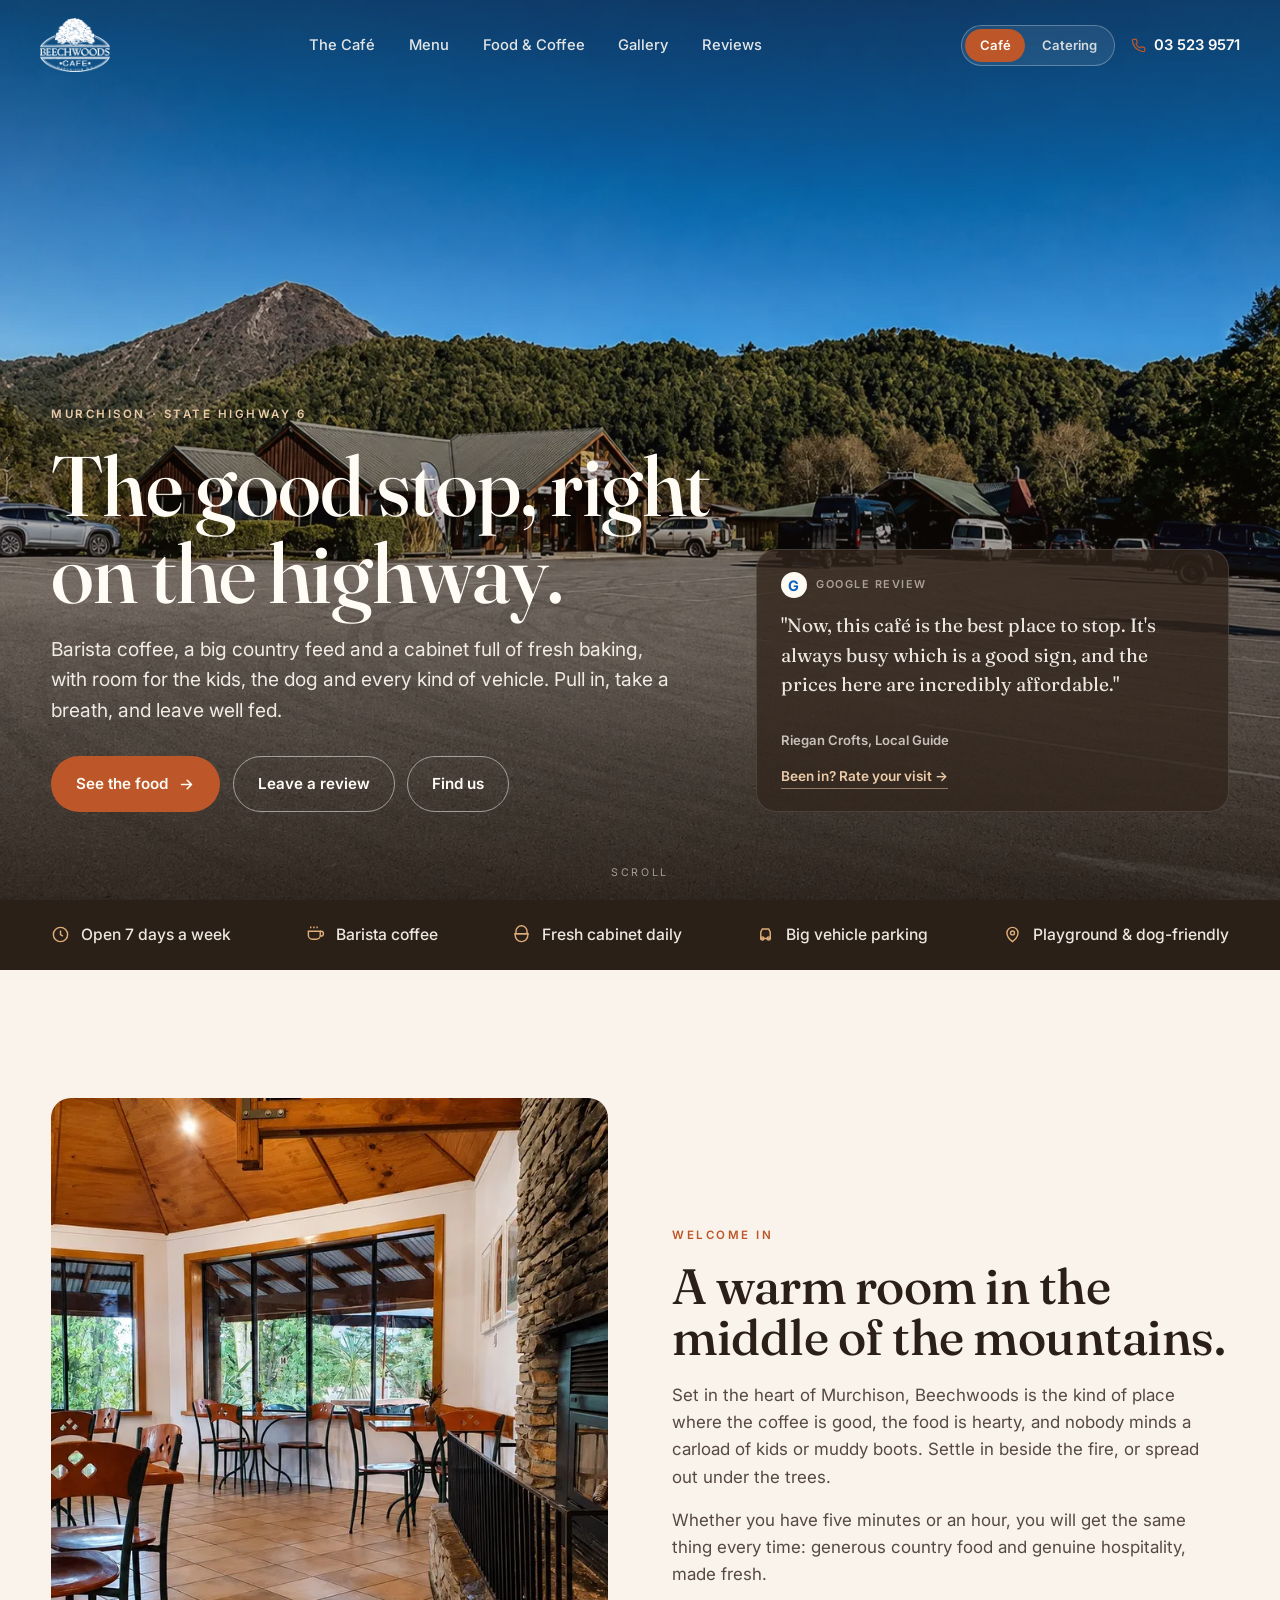
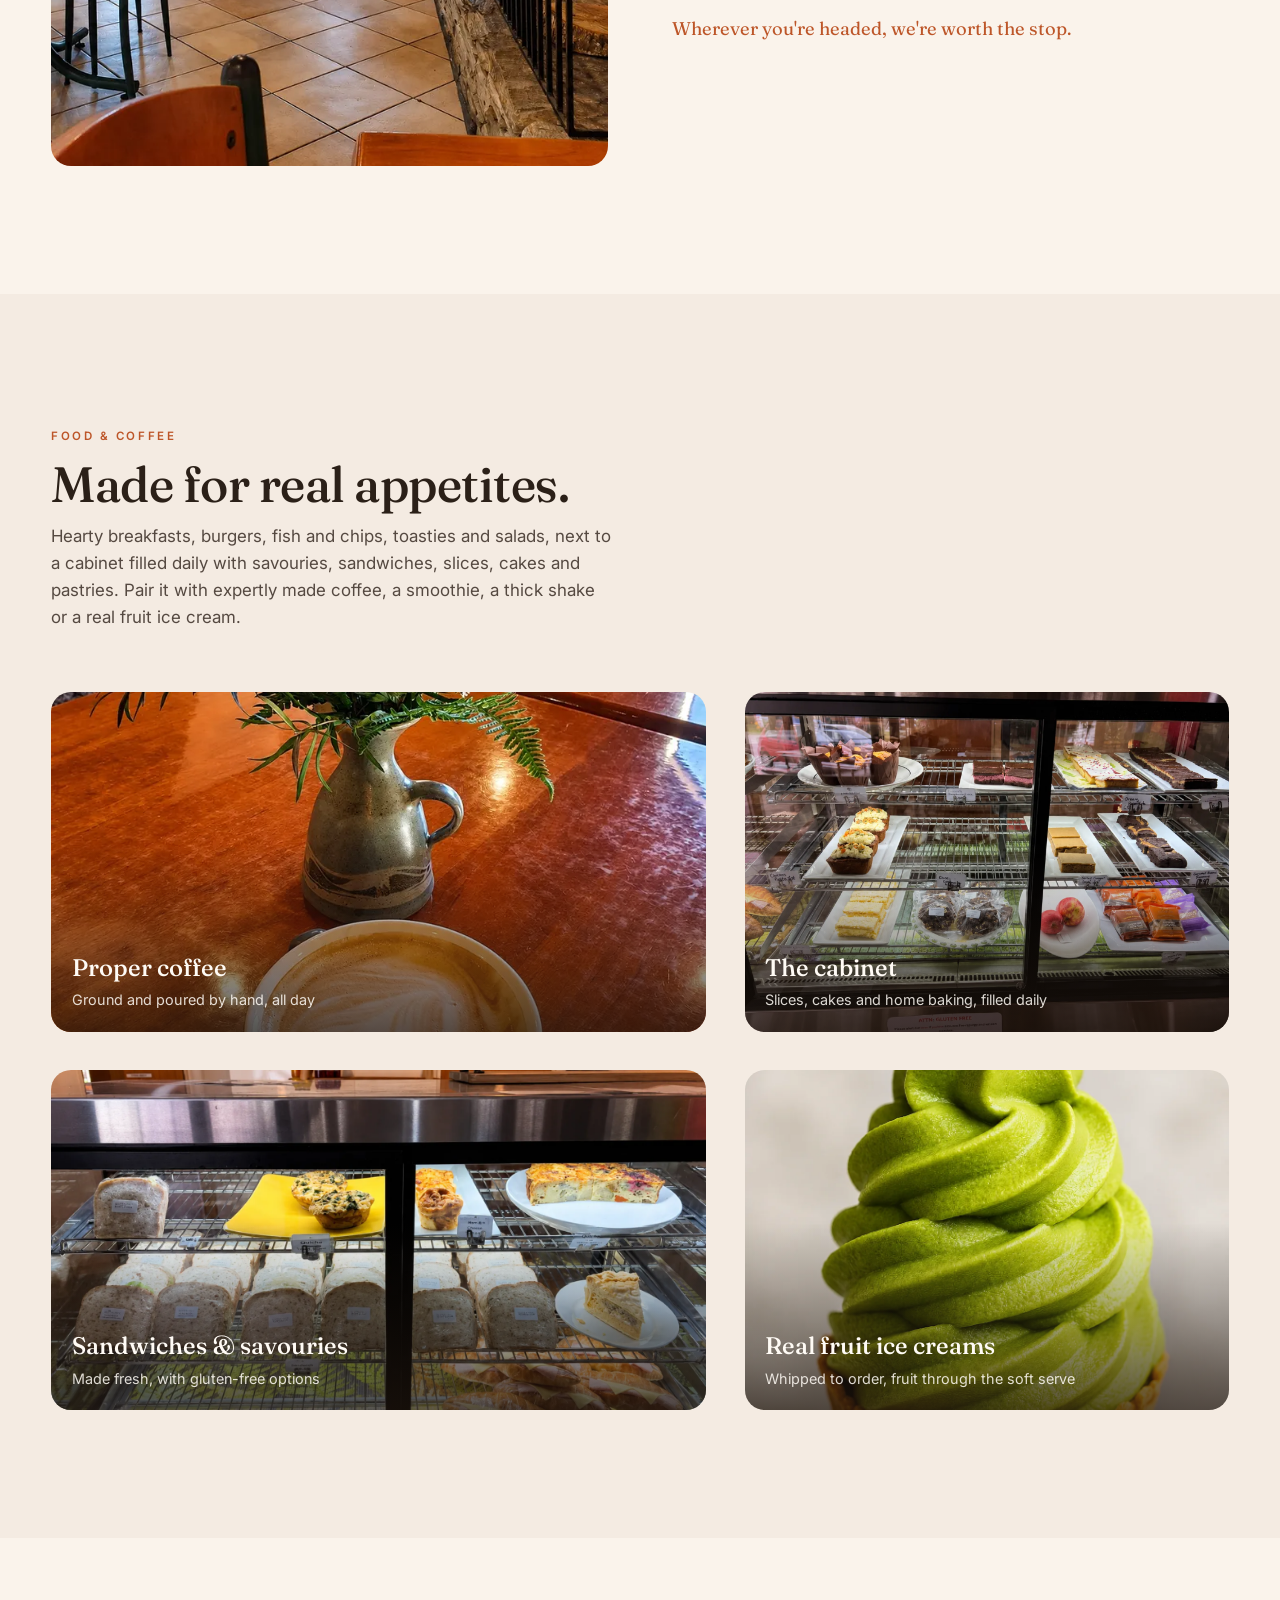
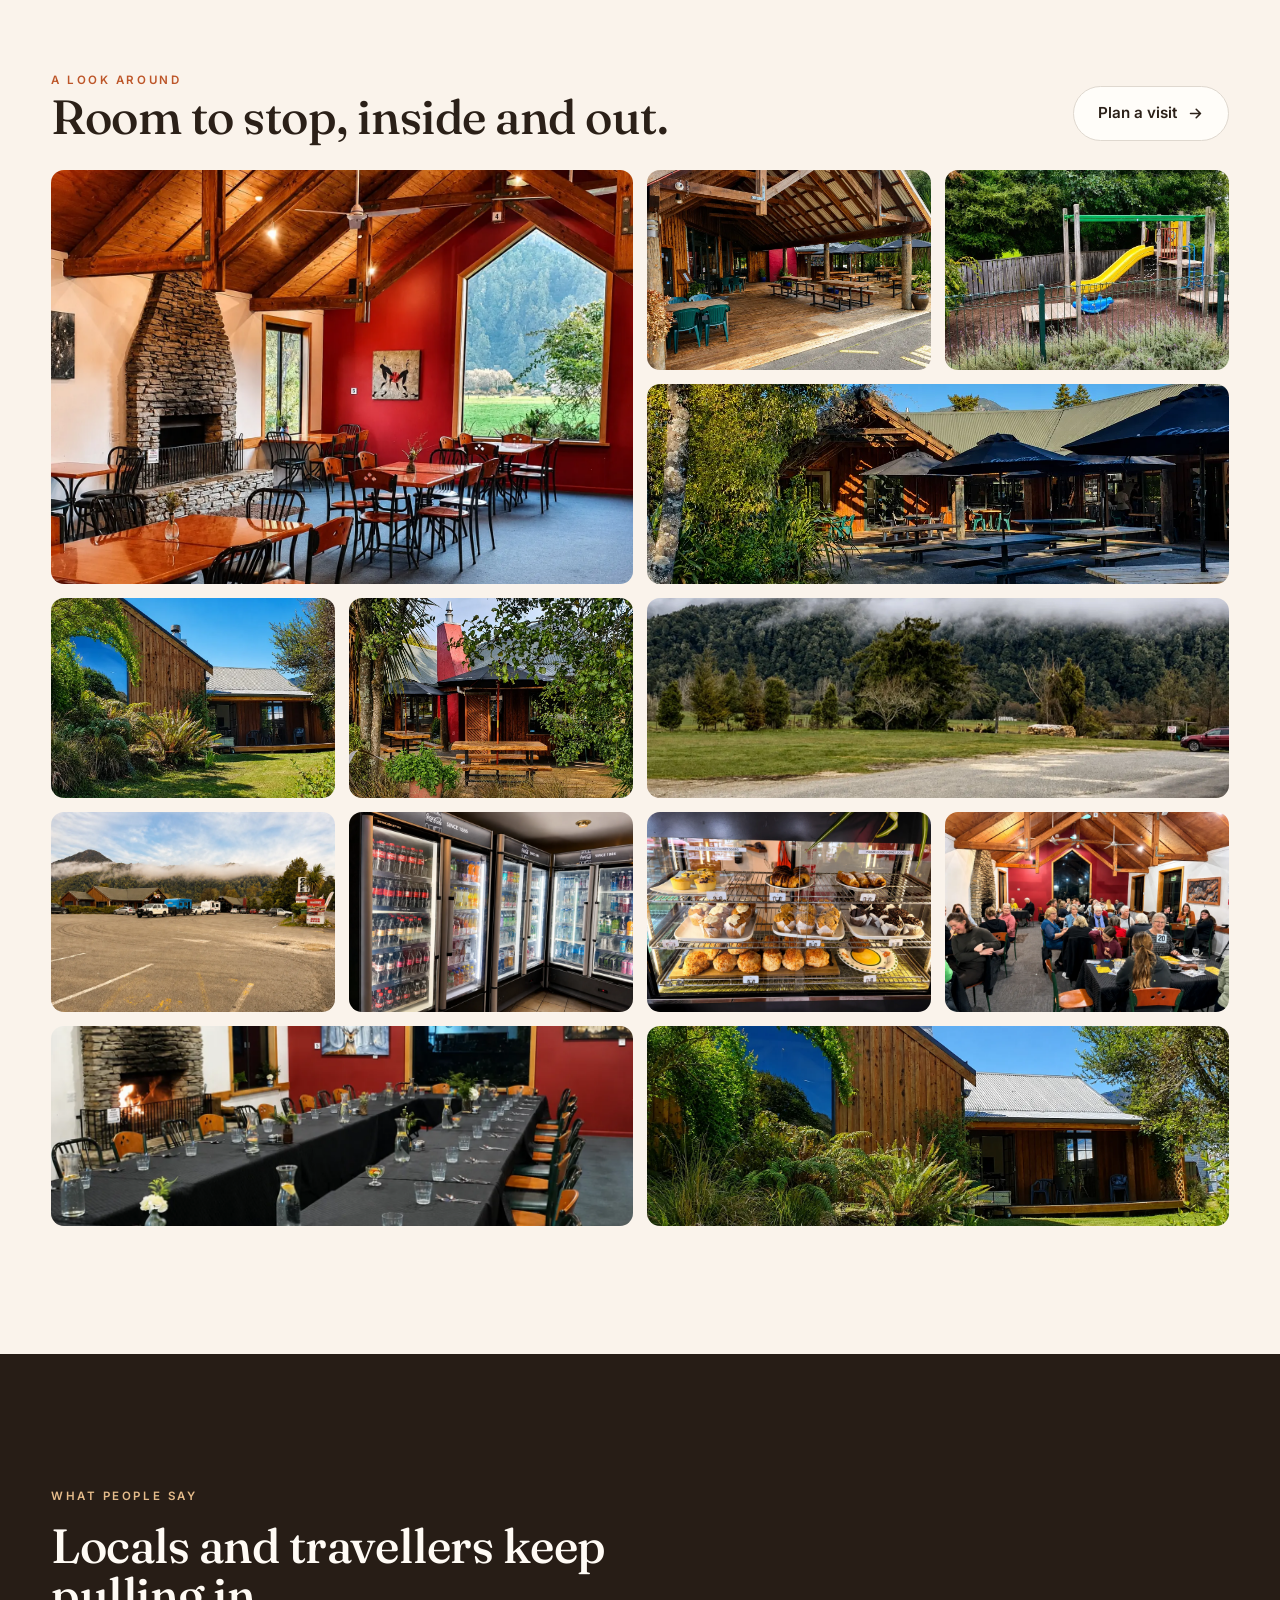
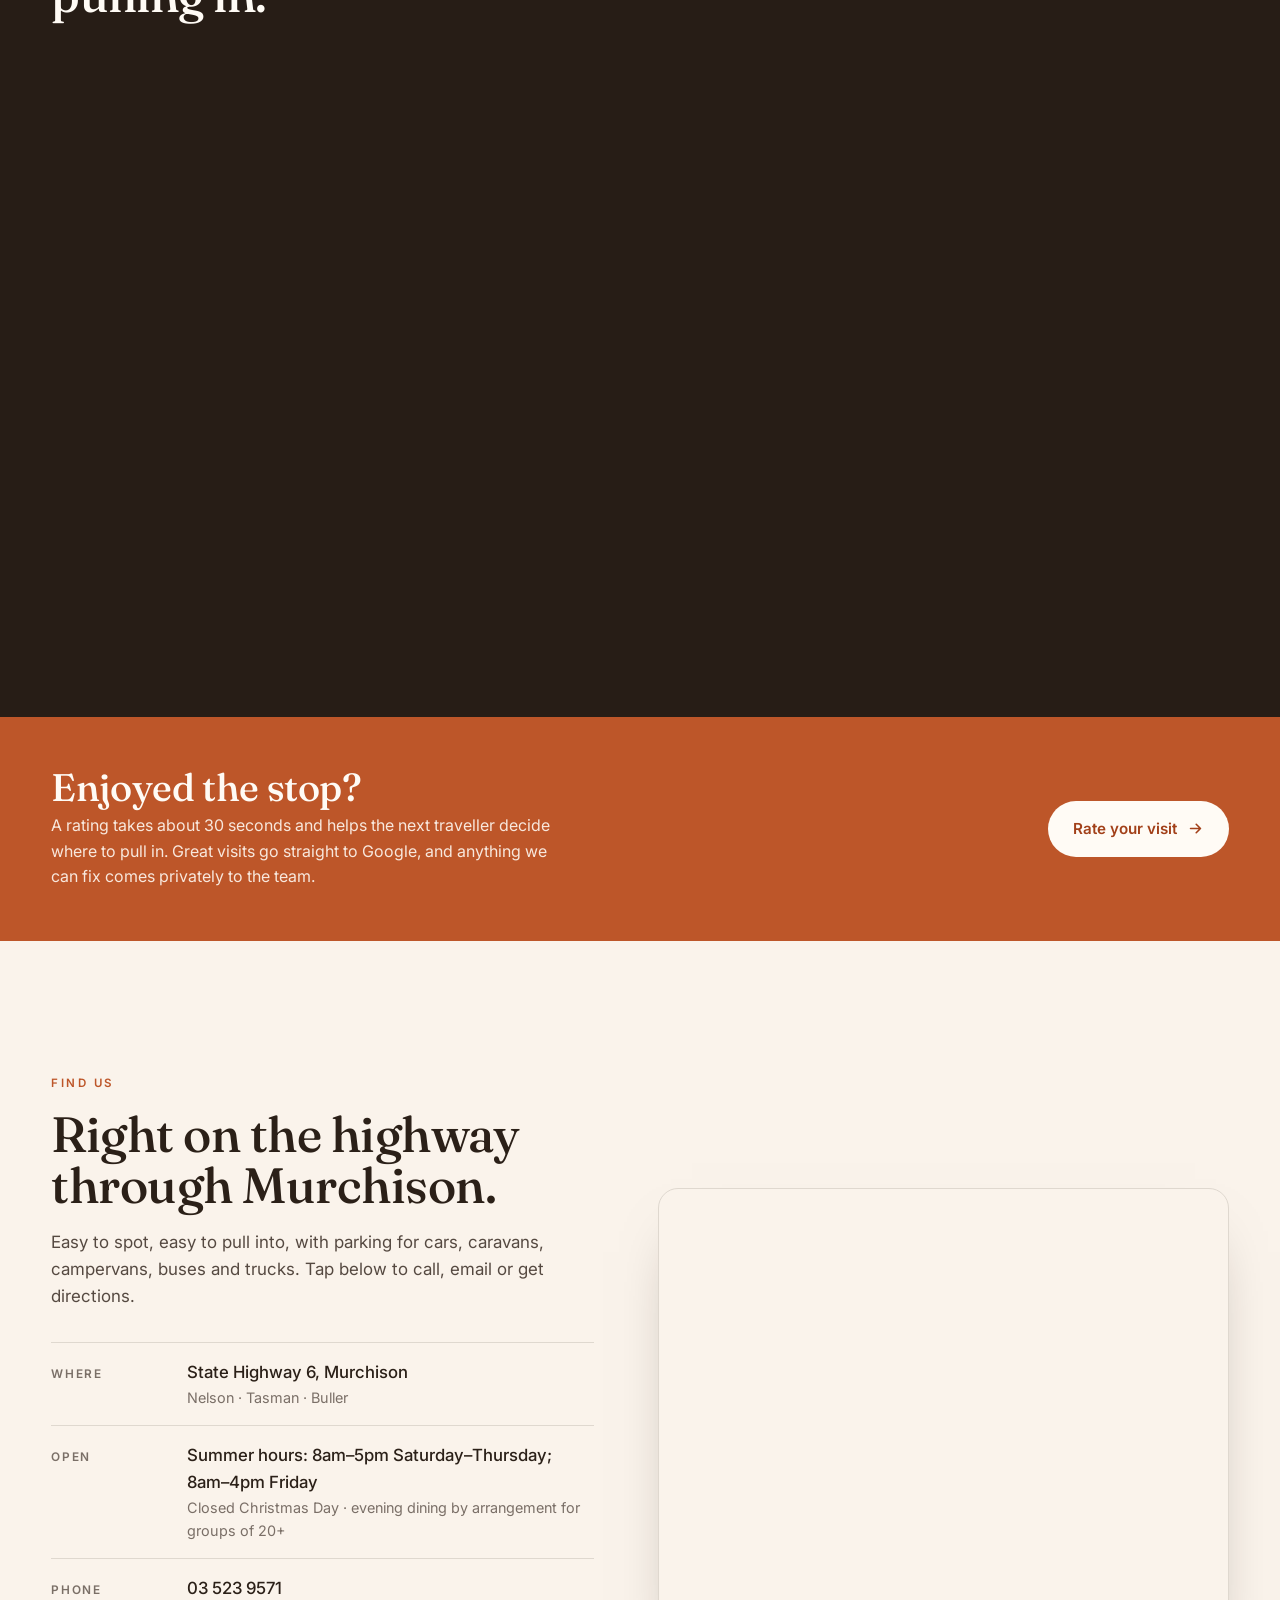
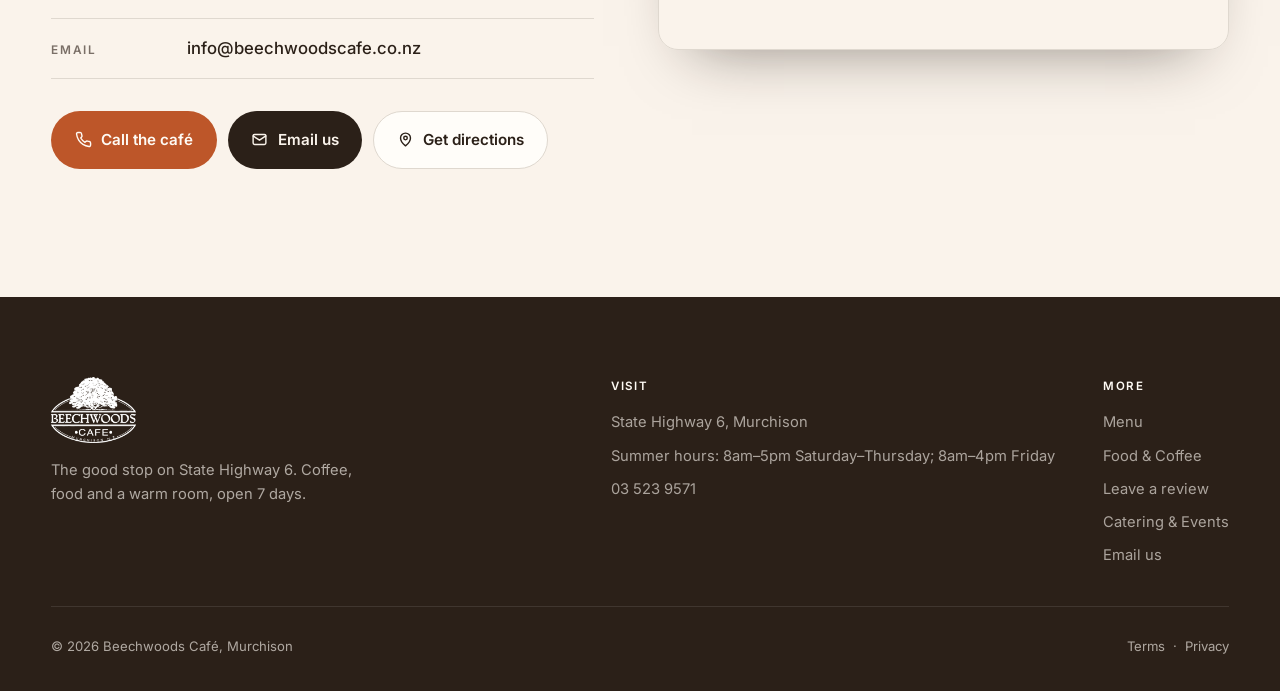
<file: index.html>
<!DOCTYPE html>
<html lang="en-NZ">
<head>
<meta charset="UTF-8" />
<meta name="viewport" content="width=device-width, initial-scale=1.0" />
<title>Beechwoods Café | Coffee, food and a good stop in Murchison</title>
<meta name="description" content="Beechwoods Café in Murchison. Barista coffee, hearty food and fresh cabinet baking, with room for the whole family and every kind of vehicle. Open 7 days on State Highway 6." />
<meta name="theme-color" content="#2a211a" />
<meta property="og:title" content="Beechwoods Café | Murchison" />
<meta property="og:description" content="Barista coffee, hearty food and fresh baking. The good stop on State Highway 6, open 7 days." />
<meta property="og:type" content="website" />
<meta property="og:image" content="https://beechwoods-cafe-demo.vercel.app/img/loc-stop.jpg" />
<link rel="icon" href="/favicon.ico" sizes="any">
<link rel="icon" type="image/png" sizes="96x96" href="/favicon-96.png">
<link rel="apple-touch-icon" href="/apple-touch-icon.png">
<link rel="preconnect" href="https://fonts.googleapis.com" />
<link rel="preconnect" href="https://fonts.gstatic.com" crossorigin />
<link rel="preload" as="image" href="img/parking-lot.webp" fetchpriority="high" />
<link href="https://fonts.googleapis.com/css2?family=Fraunces:opsz,wght@9..144,400;9..144,500;9..144,600;9..144,700&family=Inter:wght@400;450;500;600;700&display=swap" rel="stylesheet" />
<style>
  :root{
    --bg:oklch(0.968 0.013 74);
    --bg-sink:oklch(0.945 0.016 72);
    --surface:oklch(0.995 0.006 74);
    --ink:oklch(0.255 0.022 58);
    --ink-soft:oklch(0.415 0.021 56);
    --muted:oklch(0.55 0.018 58);
    --line:oklch(0.885 0.014 72);
    --line-soft:oklch(0.92 0.012 72);
    --accent:oklch(0.575 0.145 42);
    --accent-deep:oklch(0.5 0.14 40);
    --leaf:oklch(0.58 0.07 140);
    --night:oklch(0.24 0.02 58);
    --r:20px; --r-sm:13px;
    --ease:cubic-bezier(.22,.61,.36,1);
    --sans:'Inter',system-ui,-apple-system,sans-serif;
    --serif:'Fraunces',Georgia,serif;
    --edge:min(1240px,92vw);
  }
  *{box-sizing:border-box;margin:0;padding:0}
  html{scroll-behavior:smooth;-webkit-text-size-adjust:100%}
  body{font-family:var(--sans);background:var(--bg);color:var(--ink);line-height:1.6;-webkit-font-smoothing:antialiased;overflow-x:hidden}
  img{display:block;max-width:100%}
  a{color:inherit;text-decoration:none}
  h1,h2,h3{font-family:var(--serif);font-weight:500;line-height:1.03;letter-spacing:-.01em;font-optical-sizing:auto}
  ::selection{background:oklch(0.575 0.145 42 / .22)}
  .edge{width:var(--edge);margin-inline:auto}
  .eyebrow{font-family:var(--sans);font-weight:600;font-size:.72rem;letter-spacing:.22em;text-transform:uppercase;color:var(--accent)}
  .btn{display:inline-flex;align-items:center;gap:.6rem;font-family:var(--sans);font-weight:600;font-size:.95rem;padding:.92rem 1.5rem;border-radius:100px;border:1px solid transparent;cursor:pointer;transition:transform .3s var(--ease),background .3s,color .3s,border-color .3s}
  .btn svg{width:17px;height:17px}
  .btn:hover{transform:translateY(-2px)}
  .btn-solid{background:var(--accent);color:oklch(0.99 0.01 74)}
  .btn-solid:hover{background:var(--accent-deep)}
  .btn-line{background:transparent;border-color:oklch(1 0 0 / .5);color:oklch(0.99 0.01 74)}
  .btn-line:hover{background:oklch(1 0 0 / .1);border-color:oklch(1 0 0 / .8)}
  .btn-ink{background:var(--ink);color:var(--bg)}
  .btn-ink:hover{background:var(--night)}
  .btn-quiet{background:var(--surface);border-color:var(--line);color:var(--ink)}
  .btn-quiet:hover{border-color:var(--accent);color:var(--accent)}

  .nav{position:fixed;inset:0 0 auto;z-index:60;display:flex;align-items:center;justify-content:space-between;padding:1.15rem clamp(18px,4vw,40px);transition:background .4s var(--ease),padding .4s var(--ease),box-shadow .4s,border-color .4s;border-bottom:1px solid transparent}
  .nav.scrolled{background:oklch(0.968 0.013 74 / .86);backdrop-filter:blur(14px);padding:.7rem clamp(18px,4vw,40px);border-color:var(--line-soft)}
  .wordmark{display:flex;flex-direction:column;line-height:1;color:oklch(0.99 0.01 74);transition:color .4s}
  .nav.scrolled .wordmark{color:var(--ink)}
  .wordmark b{font-family:var(--serif);font-weight:600;font-size:1.35rem;letter-spacing:-.01em}
  .wordmark small{font-family:var(--sans);font-weight:600;font-size:.56rem;letter-spacing:.26em;text-transform:uppercase;opacity:.72;margin-top:5px}
  .brand-logo{height:54px;width:auto;display:block;filter:brightness(0) invert(1);transition:filter .4s var(--ease),height .4s var(--ease)}
  .nav.scrolled .brand-logo{filter:none;height:46px}
  .nav-mid{display:flex;gap:2.1rem}
  .nav-mid a{font-weight:500;font-size:.92rem;color:oklch(0.99 0.01 74 / .88);transition:color .3s}
  .nav.scrolled .nav-mid a{color:var(--ink-soft)}
  .nav-mid a:hover{color:var(--accent)}
  .nav-end{display:flex;align-items:center;gap:1rem}
  .nav-call{display:inline-flex;align-items:center;gap:.5rem;font-weight:600;font-size:.92rem;color:oklch(0.99 0.01 74)}
  .nav.scrolled .nav-call{color:var(--ink)}
  .nav-call svg{width:15px;height:15px;color:var(--accent)}
  .switch{display:inline-flex;align-items:center;gap:2px;padding:3px;border-radius:100px;border:1px solid oklch(1 0 0 / .28);background:oklch(1 0 0 / .08);transition:border-color .4s,background .4s}
  .nav.scrolled .switch{border-color:var(--line);background:var(--surface)}
  .switch a{font-family:var(--sans);font-weight:600;font-size:.82rem;padding:.4rem .9rem;border-radius:100px;color:oklch(0.99 0.01 74 / .8);transition:color .25s,background .25s}
  .nav.scrolled .switch a{color:var(--ink-soft)}
  .switch a.on{background:var(--accent);color:oklch(0.99 0.01 74)}
  .switch a:not(.on):hover{color:oklch(0.99 0.01 74)}
  .nav.scrolled .switch a:not(.on):hover{color:var(--accent)}
  .burger{display:none;background:none;border:0;cursor:pointer;flex-direction:column;gap:5px;padding:6px}
  .burger span{width:24px;height:2px;border-radius:2px;background:oklch(0.99 0.01 74);transition:.3s}
  .nav.scrolled .burger span{background:var(--ink)}

  .hero{position:relative;min-height:100svh;display:flex;align-items:flex-end;overflow:hidden;background:var(--night)}
  .hero-media{position:absolute;inset:0;z-index:0}
  .hero-media .frame{position:absolute;inset:0;background-size:cover;background-position:center;opacity:0;transform:scale(1.05);transition:opacity 1.7s var(--ease)}
  .hero-media .frame.on{opacity:1;animation:drift 9s ease-out forwards}
  @keyframes drift{from{transform:scale(1.09)}to{transform:scale(1)}}
  .hero::after{content:"";position:absolute;inset:0;z-index:1;background:linear-gradient(180deg,oklch(0.2 0.02 58 / .5) 0%,oklch(0.2 0.02 58 / .12) 38%,oklch(0.18 0.02 58 / .82) 100%)}
  .hero-in{position:relative;z-index:2;width:100%;padding-block:0 clamp(48px,7vw,88px);padding-top:150px}
  .hero-in .edge{display:grid;grid-template-columns:1.35fr .95fr;gap:2rem;align-items:end}
  .hero .eyebrow{color:oklch(0.86 0.06 70)}
  .hero h1{color:oklch(0.99 0.01 74);font-size:clamp(2.7rem,6.6vw,5.4rem);font-weight:500;margin:1rem 0 1.1rem;max-width:15ch;text-wrap:balance}
  .hero p{color:oklch(0.99 0.01 74 / .9);font-size:clamp(1.05rem,1.5vw,1.2rem);max-width:52ch;margin-bottom:1.9rem}
  .hero-cta{display:flex;flex-wrap:wrap;gap:.8rem}
  .rw{background:oklch(0.28 0.025 58 / .78);border:1px solid oklch(1 0 0 / .12);border-radius:var(--r);padding:1.4rem 1.5rem;transition:opacity .45s var(--ease)}
  .rw.fade{opacity:0}
  .rw-top{display:flex;align-items:center;gap:.6rem;margin-bottom:.8rem}
  .rw-g{width:26px;height:26px;border-radius:50%;background:oklch(0.99 0.01 74);display:grid;place-items:center;font-family:var(--sans);font-weight:700;font-size:.9rem;color:oklch(0.5 0.16 255)}
  .rw-tag{font-size:.68rem;font-weight:600;letter-spacing:.14em;text-transform:uppercase;color:oklch(0.99 0.01 74 / .55)}
  .rw-quote{color:oklch(0.99 0.01 74 / .94);font-size:.96rem;line-height:1.55;font-family:var(--serif);font-weight:400}
  .rw-name{margin-top:.7rem;font-size:.82rem;font-weight:600;color:oklch(0.99 0.01 74 / .72)}
  .rw-link{display:inline-block;margin-top:.9rem;font-size:.85rem;font-weight:600;color:oklch(0.86 0.06 70);border-bottom:1px solid oklch(0.86 0.06 70 / .5);transition:color .3s,border-color .3s}
  .rw-link:hover{color:oklch(0.99 0.01 74);border-color:oklch(0.99 0.01 74)}
  .scroll-note{position:absolute;left:50%;bottom:18px;transform:translateX(-50%);z-index:2;color:oklch(0.99 0.01 74 / .55);font-size:.66rem;letter-spacing:.24em;text-transform:uppercase}

  .ribbon{background:var(--ink);color:var(--bg)}
  .ribbon .edge{display:flex;flex-wrap:wrap;gap:.4rem 2.6rem;align-items:center;justify-content:space-between;padding:1.4rem 0}
  .ribbon .h{display:inline-flex;align-items:center;gap:.7rem;font-weight:500;font-size:.98rem;color:oklch(0.98 0.01 74 / .92)}
  .ribbon .h svg{width:19px;height:19px;color:oklch(0.78 0.09 68);flex:none}

  section.block{padding-block:clamp(72px,10vw,128px)}
  .lede{display:grid;grid-template-columns:1fr 1fr;gap:clamp(2rem,5vw,5rem);align-items:center}
  .lede-media{position:relative;border-radius:var(--r);overflow:hidden;aspect-ratio:5/6}
  .lede-media img{width:100%;height:100%;object-fit:cover}
  .lede h2{font-size:clamp(2rem,3.9vw,3.1rem);margin:.9rem 0 1.2rem;text-wrap:balance}
  .lede p{color:var(--ink-soft);font-size:1.06rem;margin-bottom:1rem;max-width:60ch}
  .signoff{margin-top:1.6rem;font-family:var(--serif);font-size:1.15rem;color:var(--accent)}

  .food{background:var(--bg-sink)}
  .food .edge{display:grid;grid-template-columns:1.15fr .85fr;gap:clamp(1.4rem,3vw,2.4rem);align-items:stretch}
  .food-head{grid-column:1/-1;max-width:56ch;margin-bottom:1.4rem}
  .food-head h2{font-size:clamp(2rem,3.9vw,3.1rem);margin:.7rem 0 .8rem}
  .food-head p{color:var(--ink-soft);font-size:1.06rem}
  .plate{position:relative;border-radius:var(--r);overflow:hidden;min-height:340px}
  .plate img{position:absolute;inset:0;width:100%;height:100%;object-fit:cover;transition:transform .8s var(--ease)}
  .plate:hover img{transform:scale(1.05)}
  .plate::after{content:"";position:absolute;inset:0;background:linear-gradient(0deg,oklch(0.2 0.02 58 / .72),transparent 55%)}
  .plate .cap{position:absolute;left:1.3rem;bottom:1.2rem;z-index:2;color:oklch(0.99 0.01 74)}
  .plate .cap b{font-family:var(--serif);font-weight:500;font-size:1.5rem;display:block}
  .plate .cap span{font-size:.9rem;opacity:.85}
  .plate.tall{grid-row:span 2}

  .gal-head{display:flex;align-items:end;justify-content:space-between;gap:1rem;margin-bottom:1.8rem;flex-wrap:wrap}
  .gal-head h2{font-size:clamp(2rem,3.9vw,3rem)}
  .gal{display:grid;grid-template-columns:repeat(4,1fr);grid-auto-rows:200px;gap:14px}
  .gal figure{position:relative;overflow:hidden;border-radius:var(--r-sm)}
  .gal img{width:100%;height:100%;object-fit:cover;transition:transform .8s var(--ease)}
  .gal figure:hover img{transform:scale(1.06)}
  .gal .w2{grid-column:span 2}
  .gal .h2{grid-row:span 2}

  .voices{background:var(--night);color:var(--bg)}
  .voices h2{color:oklch(0.99 0.01 74);font-size:clamp(2rem,3.9vw,3rem);max-width:20ch;margin:.8rem 0 0}
  .voices .eyebrow{color:oklch(0.82 0.08 70)}
  .quotes{margin-top:3rem;columns:3;column-gap:2.2rem}
  .quote{break-inside:avoid;margin-bottom:2.2rem;padding-bottom:2.2rem;border-bottom:1px solid oklch(1 0 0 / .12)}
  .quote:last-child{border-bottom:0}
  .quote p{font-family:var(--serif);font-weight:400;font-size:1.12rem;line-height:1.5;color:oklch(0.99 0.01 74 / .92)}
  .quote .by{margin-top:1rem;font-size:.85rem;font-weight:600;color:oklch(0.99 0.01 74 / .6)}
  .quote .by span{color:oklch(0.82 0.08 70)}

  .rate-band{background:var(--accent);color:oklch(0.99 0.01 74)}
  .rate-band .edge{display:flex;align-items:center;justify-content:space-between;gap:1.6rem;flex-wrap:wrap;padding-block:clamp(2.4rem,4vw,3.4rem)}
  .rate-band h2{color:oklch(0.99 0.01 74);font-size:clamp(1.7rem,3vw,2.4rem);margin-bottom:.35rem}
  .rate-band p{color:oklch(0.99 0.01 74 / .88);max-width:52ch}
  .rate-band .btn{background:oklch(0.99 0.01 74);color:var(--accent-deep);flex:none}
  .rate-band .btn:hover{background:var(--bg)}
  .visit .edge{display:grid;grid-template-columns:1fr 1.05fr;gap:clamp(2rem,5vw,4.5rem);align-items:center}
  .visit h2{font-size:clamp(2rem,3.9vw,3.1rem);margin:.9rem 0 1.1rem;text-wrap:balance}
  .visit .sub{color:var(--ink-soft);font-size:1.06rem;max-width:46ch;margin-bottom:2rem}
  .facts{display:grid;gap:0;margin-bottom:2rem}
  .fact{display:flex;gap:1rem;align-items:baseline;padding:1rem 0;border-top:1px solid var(--line)}
  .fact:last-child{border-bottom:1px solid var(--line)}
  .fact .k{flex:none;width:120px;font-size:.74rem;font-weight:600;letter-spacing:.14em;text-transform:uppercase;color:var(--muted);padding-top:.15rem}
  .fact .v{font-size:1.05rem;font-weight:500}
  .fact .v a:hover{color:var(--accent)}
  .fact .v small{display:block;font-weight:400;font-size:.9rem;color:var(--muted)}
  .visit-btns{display:flex;flex-wrap:wrap;gap:.7rem}
  .visit-btns .btn{padding:1rem 1.4rem}
  .map{border-radius:var(--r);overflow:hidden;box-shadow:0 30px 60px -34px oklch(0.2 0.02 58 / .5);border:1px solid var(--line)}
  .map iframe{width:100%;height:460px;border:0;display:block;filter:saturate(.95)}

  .foot{background:var(--ink);color:oklch(0.99 0.01 74 / .62);padding:clamp(56px,7vw,80px) 0 34px}
  .foot .top{display:flex;justify-content:space-between;gap:2.5rem;flex-wrap:wrap;padding-bottom:2.4rem;border-bottom:1px solid oklch(1 0 0 / .1)}
  .foot .wordmark b{color:oklch(0.99 0.01 74)}
  .foot .wordmark small{color:oklch(0.99 0.01 74 / .55)}
  .foot-logo{height:66px;width:auto;margin-bottom:.6rem}
  .foot p{max-width:34ch;font-size:.92rem;margin-top:1rem}
  .foot nav{display:flex;gap:3rem;flex-wrap:wrap}
  .foot h5{color:oklch(0.99 0.01 74);font-weight:600;font-size:.72rem;letter-spacing:.16em;text-transform:uppercase;margin-bottom:1rem}
  .foot ul{list-style:none;display:grid;gap:.6rem}
  .foot ul a,.foot li{font-size:.92rem;color:oklch(0.99 0.01 74 / .6)}
  .foot ul a:hover{color:oklch(0.82 0.08 70)}
  .foot .base{display:flex;justify-content:space-between;flex-wrap:wrap;gap:1rem;padding-top:1.8rem;font-size:.82rem}
  .foot .base a:hover{color:oklch(0.82 0.08 70)}

  .reveal{opacity:0;transform:translateY(24px);transition:opacity .8s var(--ease),transform .8s var(--ease)}
  .reveal.in{opacity:1;transform:none}

  @media(max-width:1000px){
    .hero-in .edge{grid-template-columns:1fr}
    .rw{max-width:440px}
    .food .edge{grid-template-columns:1fr}
    .plate.tall{grid-row:auto;min-height:300px}
    .gal{grid-template-columns:repeat(2,1fr)}
    .quotes{columns:2}
    .visit .edge{grid-template-columns:1fr}
  }
  @media(max-width:720px){
    .nav-mid,.nav-call{display:none}
    .switch a{padding:.34rem .72rem;font-size:.78rem}
    .burger{display:flex}
    .nav-sheet{position:fixed;inset:0 0 0 auto;width:80%;max-width:320px;background:var(--ink);z-index:80;transform:translateX(100%);transition:transform .4s var(--ease);display:flex;flex-direction:column;justify-content:center;gap:1.6rem;padding:2.5rem;box-shadow:-30px 0 60px -30px oklch(0.2 0.02 58 / .7)}
    .nav-sheet.open{transform:none}
    .nav-sheet a{color:oklch(0.99 0.01 74);font-family:var(--serif);font-size:1.4rem}
    .lede,.food .edge{grid-template-columns:1fr}
    .lede-media{aspect-ratio:4/3}
    .quotes{columns:1}
  }
  @media(min-width:721px){.nav-sheet{display:none}}
  @media(prefers-reduced-motion:reduce){*{animation:none!important;transition:none!important}.reveal{opacity:1;transform:none}}
</style>
</head>
<body>

<nav class="nav" id="nav">
  <a href="index.html" class="wordmark"><img class="brand-logo" src="img/cafe-logo.webp" alt="Beechwoods Café, Murchison NZ"></a>
  <div class="nav-mid">
    <a href="#welcome">The Café</a>
    <a href="menu.html">Menu</a>
    <a href="#food">Food &amp; Coffee</a>
    <a href="#gallery">Gallery</a>
    <a href="#voices">Reviews</a>
  </div>
  <div class="nav-end">
    <div class="switch"><a class="on" href="/index.html" aria-current="page">Café</a><a href="/catering/">Catering</a></div>
    <a href="tel:+6435239571" class="nav-call"><svg viewBox="0 0 24 24" fill="none" stroke="currentColor" stroke-width="2" stroke-linecap="round" stroke-linejoin="round"><path d="M22 16.9v3a2 2 0 0 1-2.2 2 19.8 19.8 0 0 1-8.6-3 19.5 19.5 0 0 1-6-6 19.8 19.8 0 0 1-3-8.6A2 2 0 0 1 4.1 2h3a2 2 0 0 1 2 1.7c.1.9.4 1.8.7 2.7a2 2 0 0 1-.5 2.1L8.1 9.9a16 16 0 0 0 6 6l1.4-1.2a2 2 0 0 1 2.1-.5c.9.3 1.8.6 2.7.7a2 2 0 0 1 1.7 2z"/></svg>03 523 9571</a>
    <button class="burger" id="burger" aria-label="Menu"><span></span><span></span><span></span></button>
  </div>
</nav>
<div class="nav-sheet" id="sheet">
  <a href="#welcome">The Café</a>
  <a href="menu.html">Menu</a>
  <a href="#food">Food &amp; Coffee</a>
  <a href="#gallery">Gallery</a>
  <a href="#voices">Reviews</a>
  <a href="/catering/">Catering</a>
  <a href="#visit">Find Us</a>
  <a href="review.html">Leave a review</a>
</div>

<header class="hero" id="top">
  <div class="hero-media" data-hero>
    <div class="frame on" style="background-image:url('img/parking-lot.webp')"></div>
    <div class="frame" style="background-image:url('img/hero-1.webp')"></div>
    <div class="frame" style="background-image:url('img/hero-2.webp')"></div>
  </div>
  <div class="hero-in">
    <div class="edge">
      <div class="reveal">
        <span class="eyebrow">Murchison · State Highway 6</span>
        <h1>The good stop, right on the highway.</h1>
        <p>Barista coffee, a big country feed and a cabinet full of fresh baking, with room for the kids, the dog and every kind of vehicle. Pull in, take a breath, and leave well fed.</p>
        <div class="hero-cta">
          <a href="#food" class="btn btn-solid">See the food<svg viewBox="0 0 24 24" fill="none" stroke="currentColor" stroke-width="2.3" stroke-linecap="round" stroke-linejoin="round"><path d="M5 12h14M13 6l6 6-6 6"/></svg></a>
          <a href="review.html" class="btn btn-line">Leave a review</a>
          <a href="#visit" class="btn btn-line">Find us</a>
        </div>
      </div>
      <div class="rw reveal" id="rw">
        <div class="rw-top"><span class="rw-g">G</span><span class="rw-tag">Google review</span></div>
        <p class="rw-quote" id="rwQuote">"Now, this café is the best place to stop. It's always busy which is a good sign, and the prices here are incredibly affordable."</p>
        <div class="rw-name" id="rwName">Riegan Crofts, Local Guide</div>
        <a class="rw-link" href="review.html">Been in? Rate your visit &rarr;</a>
      </div>
    </div>
  </div>
  <span class="scroll-note">Scroll</span>
</header>

<section class="ribbon">
  <div class="edge">
    <span class="h"><svg viewBox="0 0 24 24" fill="none" stroke="currentColor" stroke-width="1.8"><circle cx="12" cy="12" r="9"/><path d="M12 7v5l3 2"/></svg>Open 7 days a week</span>
    <span class="h"><svg viewBox="0 0 24 24" fill="none" stroke="currentColor" stroke-width="1.8"><path d="M18 8h1a3 3 0 0 1 0 6h-1"/><path d="M3 8h15v5a5 5 0 0 1-5 5H8a5 5 0 0 1-5-5z"/><path d="M6 2v2M10 2v2M14 2v2"/></svg>Barista coffee</span>
    <span class="h"><svg viewBox="0 0 24 24" fill="none" stroke="currentColor" stroke-width="1.8"><path d="M3 11h18"/><path d="M5 11V8a7 7 0 0 1 14 0v3"/><path d="M4 11h16v2a8 8 0 0 1-16 0z"/></svg>Fresh cabinet daily</span>
    <span class="h"><svg viewBox="0 0 24 24" fill="none" stroke="currentColor" stroke-width="1.8"><path d="M5 17h14M6 17V9l2-4h8l2 4v8"/><circle cx="8" cy="17" r="2"/><circle cx="16" cy="17" r="2"/></svg>Big vehicle parking</span>
    <span class="h"><svg viewBox="0 0 24 24" fill="none" stroke="currentColor" stroke-width="1.8"><path d="M12 21s-7-5.2-7-11a7 7 0 0 1 14 0c0 5.8-7 11-7 11z"/><circle cx="12" cy="10" r="2.5"/></svg>Playground &amp; dog-friendly</span>
  </div>
</section>

<section class="block" id="welcome">
  <div class="edge lede">
    <div class="lede-media reveal"><img src="img/interior.webp" alt="The timber and stone interior of Beechwoods Café, with a fireplace and valley view" loading="lazy"></div>
    <div class="reveal">
      <span class="eyebrow">Welcome in</span>
      <h2>A warm room in the middle of the mountains.</h2>
      <p>Set in the heart of Murchison, Beechwoods is the kind of place where the coffee is good, the food is hearty, and nobody minds a carload of kids or muddy boots. Settle in beside the fire, or spread out under the trees.</p>
      <p>Whether you have five minutes or an hour, you will get the same thing every time: generous country food and genuine hospitality, made fresh.</p>
      <div class="signoff">Wherever you're headed, we're worth the stop.</div>
    </div>
  </div>
</section>

<section class="block food" id="food">
  <div class="edge">
    <div class="food-head reveal">
      <span class="eyebrow">Food &amp; coffee</span>
      <h2>Made for real appetites.</h2>
      <p>Hearty breakfasts, burgers, fish and chips, toasties and salads, next to a cabinet filled daily with savouries, sandwiches, slices, cakes and pastries. Pair it with expertly made coffee, a smoothie, a thick shake or a real fruit ice cream.</p>
    </div>
    <div class="plate reveal">
      <img src="img/coffee.webp" alt="A flat white on a timber table at Beechwoods Café" loading="lazy">
      <div class="cap"><b>Proper coffee</b><span>Ground and poured by hand, all day</span></div>
    </div>
    <div class="plate reveal">
      <img src="img/cabinet-sweet.webp" alt="The cabinet filled with slices, cakes and gluten-free baking" loading="lazy">
      <div class="cap"><b>The cabinet</b><span>Slices, cakes and home baking, filled daily</span></div>
    </div>
    <div class="plate reveal">
      <img src="img/cabinet-savoury.webp" alt="Fresh sandwiches, quiche and savouries in the cabinet" loading="lazy">
      <div class="cap"><b>Sandwiches &amp; savouries</b><span>Made fresh, with gluten-free options</span></div>
    </div>
    <div class="plate reveal">
      <img src="img/ice-cream.webp" alt="A real fruit ice cream in a waffle cone at Beechwoods Café" loading="lazy">
      <div class="cap"><b>Real fruit ice creams</b><span>Whipped to order, fruit through the soft serve</span></div>
    </div>
  </div>
</section>

<section class="block" id="gallery">
  <div class="edge">
    <div class="gal-head reveal">
      <div><span class="eyebrow">A look around</span><h2>Room to stop, inside and out.</h2></div>
      <a href="#visit" class="btn btn-quiet">Plan a visit<svg viewBox="0 0 24 24" fill="none" stroke="currentColor" stroke-width="2.3" stroke-linecap="round" stroke-linejoin="round"><path d="M5 12h14M13 6l6 6-6 6"/></svg></a>
    </div>
    <div class="gal reveal">
      <figure class="w2 h2"><img src="img/hero-3.webp" alt="Dining room with a stone fireplace and a large valley-view window" loading="lazy"></figure>
      <figure><img src="img/deck.webp" alt="The covered deck with picnic tables" loading="lazy"></figure>
      <figure><img src="img/playground.webp" alt="The children's playground" loading="lazy"></figure>
      <figure class="w2"><img src="img/outdoor-1.webp" alt="Outdoor picnic seating under umbrellas in the sun" loading="lazy"></figure>
      <figure><img src="img/exterior.webp" alt="The timber building and garden" loading="lazy"></figure>
      <figure><img src="img/outdoor-2.webp" alt="Timber tables beside the red chimney, framed by trees" loading="lazy"></figure>
      <figure class="w2"><img src="img/loc-view.webp" alt="The mountains and valley around Beechwoods, with plenty of room to pull in" loading="lazy"></figure>
      <figure><img src="img/loc-stop.webp" alt="Beechwoods Café on State Highway 6 with parking for campervans and trucks" loading="lazy"></figure>
      <figure><img src="img/drinks-fridge.webp" alt="Fridges stocked with cold drinks, juices and water" loading="lazy"></figure>
      <figure><img src="img/cabinet-baking.webp" alt="Muffins, scones and pastries fresh in the cabinet" loading="lazy"></figure>
      <figure><img src="img/bingo-night.webp" alt="A full house at a community fundraiser bingo night at Beechwoods" loading="lazy"></figure>
      <figure class="w2"><img src="img/restaurant-dining.webp" alt="The formal dining area set with long tables beside the stone fireplace" loading="lazy"></figure>
      <figure class="w2"><img src="img/garden-exterior.webp" alt="The timber building and garden in the sun" loading="lazy"></figure>
    </div>
  </div>
</section>

<section class="block voices" id="voices">
  <div class="edge">
    <span class="eyebrow">What people say</span>
    <h2>Locals and travellers keep pulling in.</h2>
    <div class="quotes reveal">
      <div class="quote"><p>"Always stop here for lunch on our way to Nelson. We both enjoyed it all and appreciated the attentive, helpful service. Will definitely be back."</p><div class="by">Orewa Murphys <span>· Local Guide</span></div></div>
      <div class="quote"><p>"Stopped for a coffee on our way to Buller Gorge. Great little pit stop with good coffee and loads of lunch options. Cakes and sandwiches looked delicious."</p><div class="by">Grace T <span>· Local Guide</span></div></div>
      <div class="quote"><p>"The pies here are excellent, especially the peppery beef one. We came on a weekday and it was really quiet. Friendly service and pies to die for."</p><div class="by">Cristian Garcia <span>· Local Guide</span></div></div>
      <div class="quote"><p>"Hands down the best sausage rolls we've ever had. We stop here every trip for coffee and sausage rolls. Too good to wait for a photo."</p><div class="by">shireen Buchler <span>· Local Guide</span></div></div>
      <div class="quote"><p>"Great place to stop for lunch. Gorgeous, well filled sandwiches, and a good selection of gluten free for my coeliac hubby. Well done."</p><div class="by">Ruth Gerrard <span>· Local Guide</span></div></div>
      <div class="quote"><p>"Visited for coffee, then came back a week later with a group of 29. Excellent, tasty and plentiful, with staff full of local knowledge."</p><div class="by">Frank Aarts <span>· Google review</span></div></div>
    </div>
    <div class="reveal" style="margin-top:2.6rem">
      <a href="review.html" class="btn btn-solid">Been in lately? Leave us a review<svg viewBox="0 0 24 24" fill="none" stroke="currentColor" stroke-width="2.3" stroke-linecap="round" stroke-linejoin="round"><path d="M5 12h14M13 6l6 6-6 6"/></svg></a>
    </div>
  </div>
</section>

<section class="rate-band">
  <div class="edge">
    <div>
      <h2>Enjoyed the stop?</h2>
      <p>A rating takes about 30 seconds and helps the next traveller decide where to pull in. Great visits go straight to Google, and anything we can fix comes privately to the team.</p>
    </div>
    <a href="review.html" class="btn">Rate your visit<svg viewBox="0 0 24 24" fill="none" stroke="currentColor" stroke-width="2.3" stroke-linecap="round" stroke-linejoin="round"><path d="M5 12h14M13 6l6 6-6 6"/></svg></a>
  </div>
</section>

<section class="block visit" id="visit">
  <div class="edge">
    <div class="reveal">
      <span class="eyebrow">Find us</span>
      <h2>Right on the highway through Murchison.</h2>
      <p class="sub">Easy to spot, easy to pull into, with parking for cars, caravans, campervans, buses and trucks. Tap below to call, email or get directions.</p>
      <div class="facts">
        <div class="fact"><div class="k">Where</div><div class="v">State Highway 6, Murchison<small>Nelson · Tasman · Buller</small></div></div>
        <div class="fact"><div class="k">Open</div><div class="v">Summer hours: 8am&ndash;5pm Saturday&ndash;Thursday; 8am&ndash;4pm Friday<small>Closed Christmas Day &middot; evening dining by arrangement for groups of 20+</small></div></div>
        <div class="fact"><div class="k">Phone</div><div class="v"><a href="tel:+6435239571">03 523 9571</a></div></div>
        <div class="fact"><div class="k">Email</div><div class="v"><a href="#" data-gmail data-user="info" data-domain="beechwoodscafe.co.nz" data-su="Enquiry%20from%20the%20website">info@beechwoodscafe.co.nz</a></div></div>
      </div>
      <div class="visit-btns">
        <a href="tel:+6435239571" class="btn btn-solid"><svg viewBox="0 0 24 24" fill="none" stroke="currentColor" stroke-width="2" stroke-linecap="round" stroke-linejoin="round"><path d="M22 16.9v3a2 2 0 0 1-2.2 2 19.8 19.8 0 0 1-8.6-3 19.5 19.5 0 0 1-6-6 19.8 19.8 0 0 1-3-8.6A2 2 0 0 1 4.1 2h3a2 2 0 0 1 2 1.7c.1.9.4 1.8.7 2.7a2 2 0 0 1-.5 2.1L8.1 9.9a16 16 0 0 0 6 6l1.4-1.2a2 2 0 0 1 2.1-.5c.9.3 1.8.6 2.7.7a2 2 0 0 1 1.7 2z"/></svg>Call the café</a>
        <a href="#" data-gmail data-user="info" data-domain="beechwoodscafe.co.nz" data-su="Enquiry%20from%20the%20website" class="btn btn-ink"><svg viewBox="0 0 24 24" fill="none" stroke="currentColor" stroke-width="2" stroke-linecap="round" stroke-linejoin="round"><rect x="3" y="5" width="18" height="14" rx="2"/><path d="m3 7 9 6 9-6"/></svg>Email us</a>
        <a href="https://www.google.com/maps/dir/?api=1&destination=Beechwoods+Cafe+Murchison" target="_blank" rel="noopener" class="btn btn-quiet"><svg viewBox="0 0 24 24" fill="none" stroke="currentColor" stroke-width="2" stroke-linecap="round" stroke-linejoin="round"><path d="M12 21s-7-5.2-7-11a7 7 0 0 1 14 0c0 5.8-7 11-7 11z"/><circle cx="12" cy="10" r="2.5"/></svg>Get directions</a>
      </div>
    </div>
    <div class="map reveal">
      <iframe title="Map of Beechwoods Café, Murchison" src="https://www.google.com/maps?q=Beechwoods%20Cafe%20Murchison&z=14&output=embed" loading="lazy" referrerpolicy="no-referrer-when-downgrade" allowfullscreen></iframe>
    </div>
  </div>
</section>

<footer class="foot">
  <div class="edge">
    <div class="top">
      <div>
        <img class="brand-logo foot-logo" src="img/cafe-logo.webp" alt="Beechwoods Café, Murchison NZ">
        <p>The good stop on State Highway 6. Coffee, food and a warm room, open 7 days.</p>
      </div>
      <nav>
        <div>
          <h5>Visit</h5>
          <ul>
            <li>State Highway 6, Murchison</li>
            <li>Summer hours: 8am&ndash;5pm Saturday&ndash;Thursday; 8am&ndash;4pm Friday</li>
            <li><a href="tel:+6435239571">03 523 9571</a></li>
          </ul>
        </div>
        <div>
          <h5>More</h5>
          <ul>
            <li><a href="menu.html">Menu</a></li>
            <li><a href="#food">Food &amp; Coffee</a></li>
            <li><a href="review.html">Leave a review</a></li>
            <li><a href="/catering/">Catering &amp; Events</a></li>
            <li><a href="#" data-gmail data-user="info" data-domain="beechwoodscafe.co.nz" data-su="Enquiry">Email us</a></li>
          </ul>
        </div>
      </nav>
    </div>
    <div class="base">
      <span>© <span id="yr"></span> Beechwoods Café, Murchison</span>
      <span><a href="terms.html">Terms</a> &nbsp;·&nbsp; <a href="privacy.html">Privacy</a></span>
    </div>
  </div>
</footer>

<script>
(function(){
  var reduce=matchMedia('(prefers-reduced-motion: reduce)').matches;
  var nav=document.getElementById('nav');
  var onScroll=function(){nav.classList.toggle('scrolled',scrollY>32)};
  onScroll();addEventListener('scroll',onScroll,{passive:true});
  var b=document.getElementById('burger'),sheet=document.getElementById('sheet');
  b.addEventListener('click',function(){sheet.classList.toggle('open')});
  sheet.querySelectorAll('a').forEach(function(a){a.addEventListener('click',function(){sheet.classList.remove('open')})});
  var frames=document.querySelectorAll('[data-hero] .frame');
  if(frames.length>1&&!reduce){var i=0;setInterval(function(){frames[i].classList.remove('on');i=(i+1)%frames.length;frames[i].classList.add('on')},6500)}
  var rq=document.getElementById('rwQuote'),rn=document.getElementById('rwName'),rw=document.getElementById('rw');
  var R=[
    {q:'"Now, this café is the best place to stop. It\'s always busy which is a good sign, and the prices here are incredibly affordable."',n:'Riegan Crofts, Local Guide'},
    {q:'"Always stop here for lunch on our way to Nelson. We appreciated the attentive, helpful service. Will definitely be back."',n:'Orewa Murphys, Local Guide'},
    {q:'"Great little pit stop with good coffee and loads of lunch options. Cakes and sandwiches looked delicious."',n:'Grace T, Local Guide'},
    {q:'"The pies here are excellent, especially the peppery beef one. Friendly service and pies to die for."',n:'Cristian Garcia, Local Guide'},
    {q:'"Good café, pleased to find it as it\'s the only one open past 3.30 in Murchison. Happily served us without fuss."',n:'Lisa Schißr, Local Guide'}
  ];
  if(rq&&rn&&!reduce){var k=0;setInterval(function(){k=(k+1)%R.length;rw.classList.add('fade');setTimeout(function(){rq.textContent=R[k].q;rn.textContent=R[k].n;rw.classList.remove('fade')},450)},5200)}
  if(reduce||!('IntersectionObserver'in window)){document.querySelectorAll('.reveal').forEach(function(e){e.classList.add('in')})}
  else{var io=new IntersectionObserver(function(es){es.forEach(function(e){if(e.isIntersecting){e.target.classList.add('in');io.unobserve(e.target)}})},{threshold:.12});document.querySelectorAll('.reveal').forEach(function(e){io.observe(e)})}
  document.querySelectorAll('a[data-gmail]').forEach(function(a){var to=a.getAttribute('data-user')+'@'+a.getAttribute('data-domain');a.href='https://mail.google.com/mail/?view=cm&fs=1&to='+encodeURIComponent(to)+'&su='+(a.getAttribute('data-su')||'');a.target='_blank';a.rel='noopener'});
  document.getElementById('yr').textContent=new Date().getFullYear();
})();
</script>
</body>
</html>
</file>
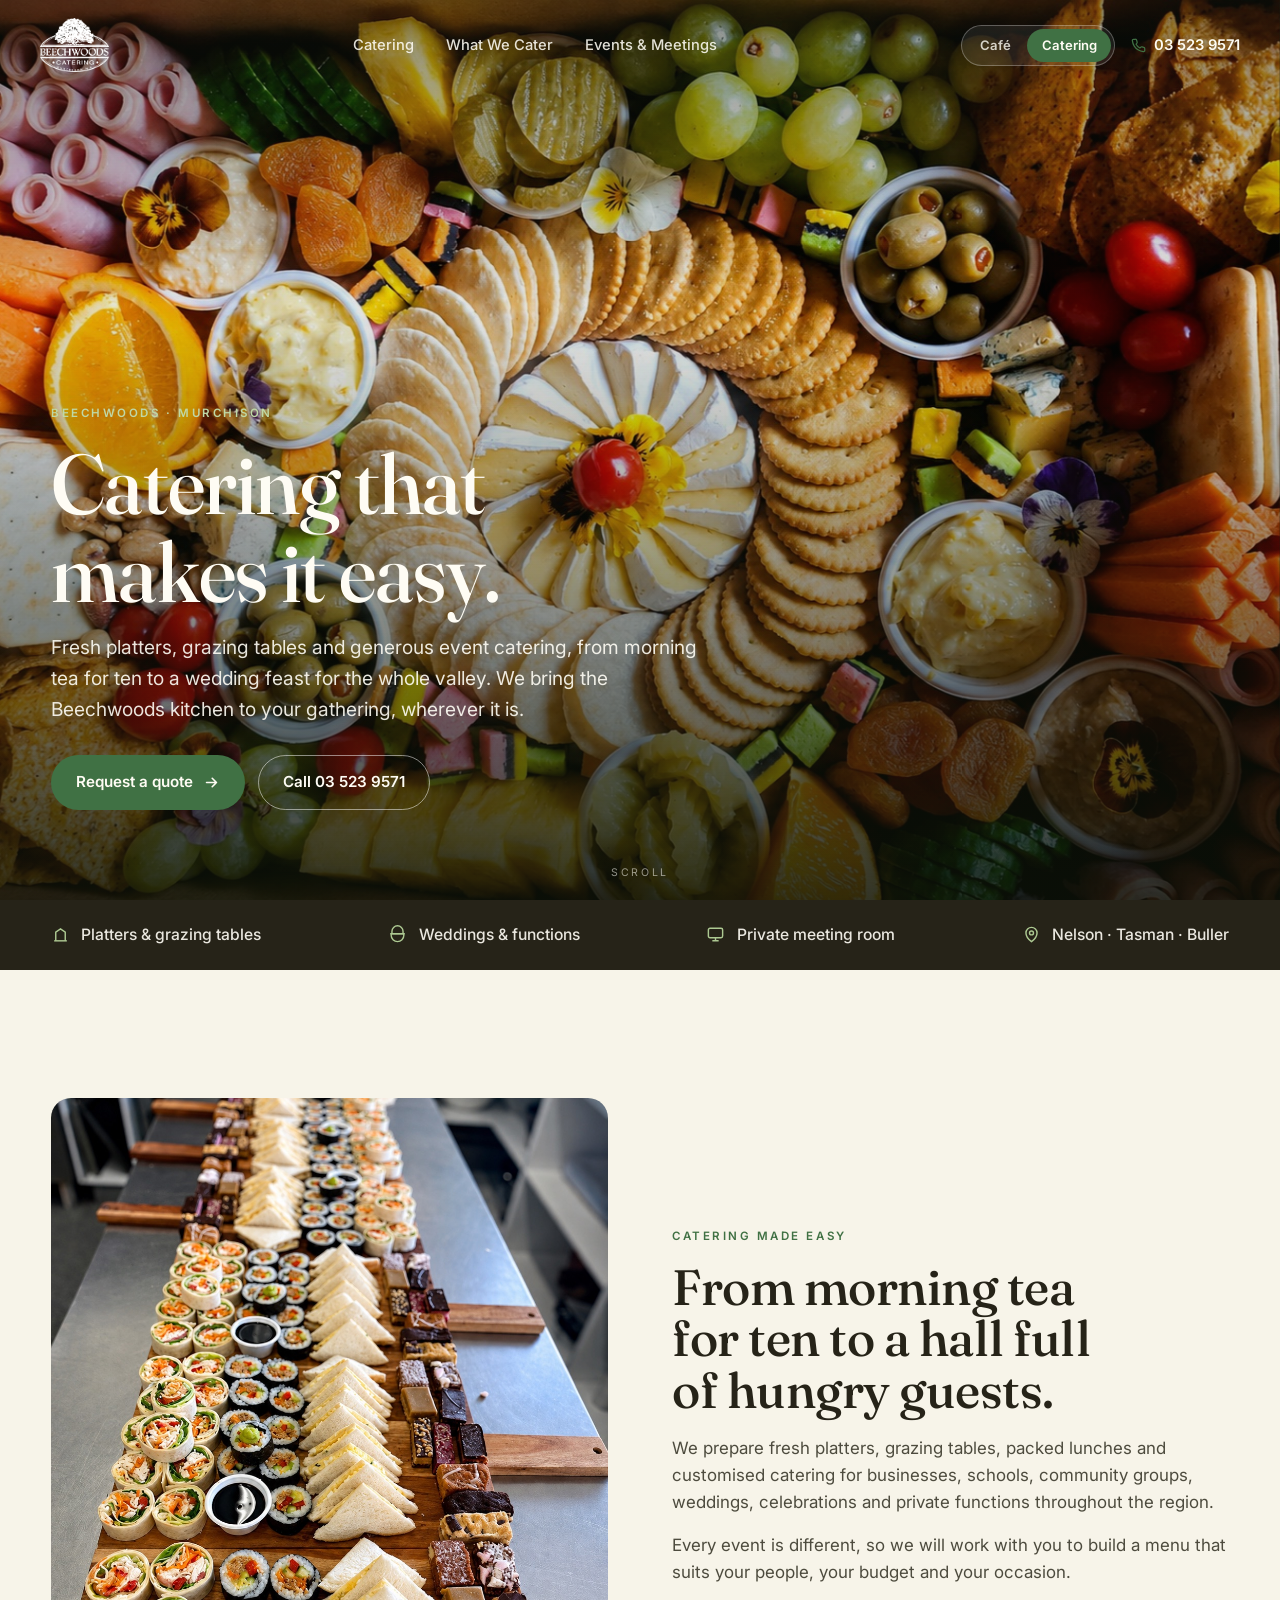
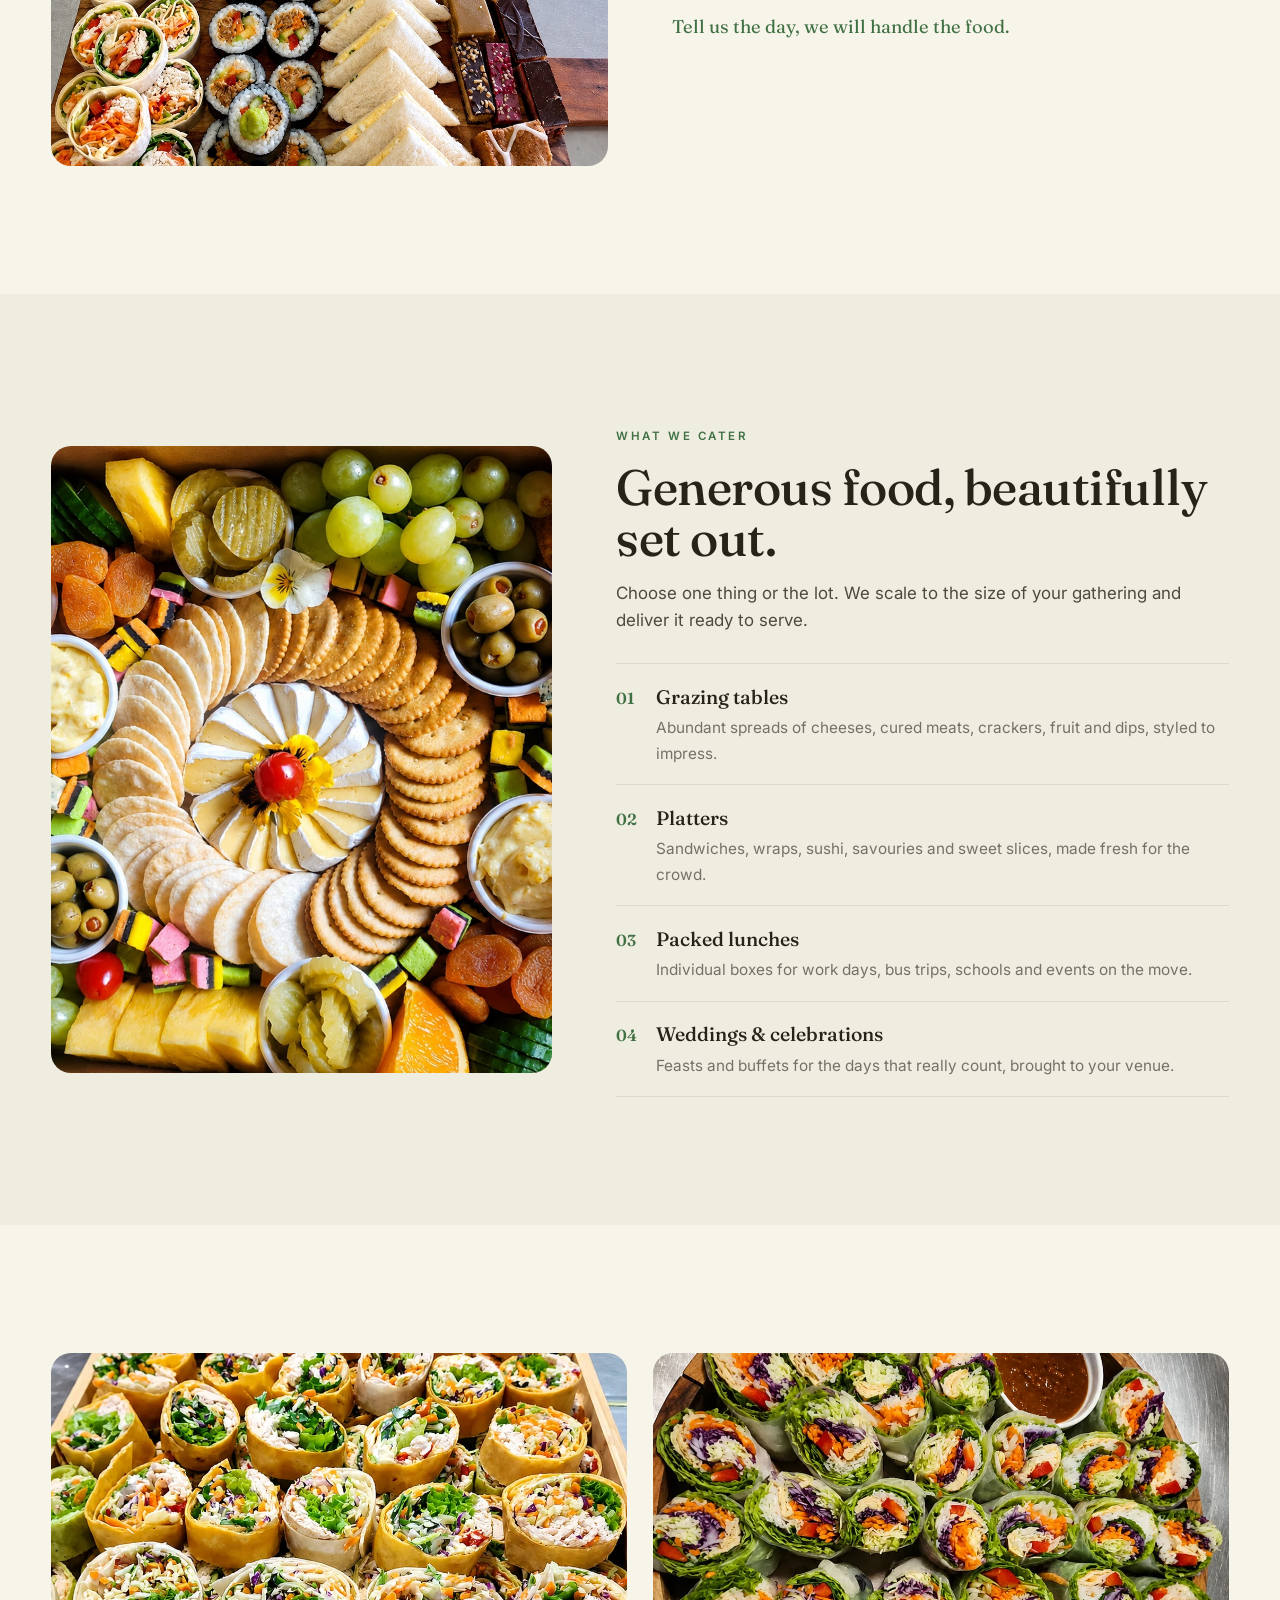
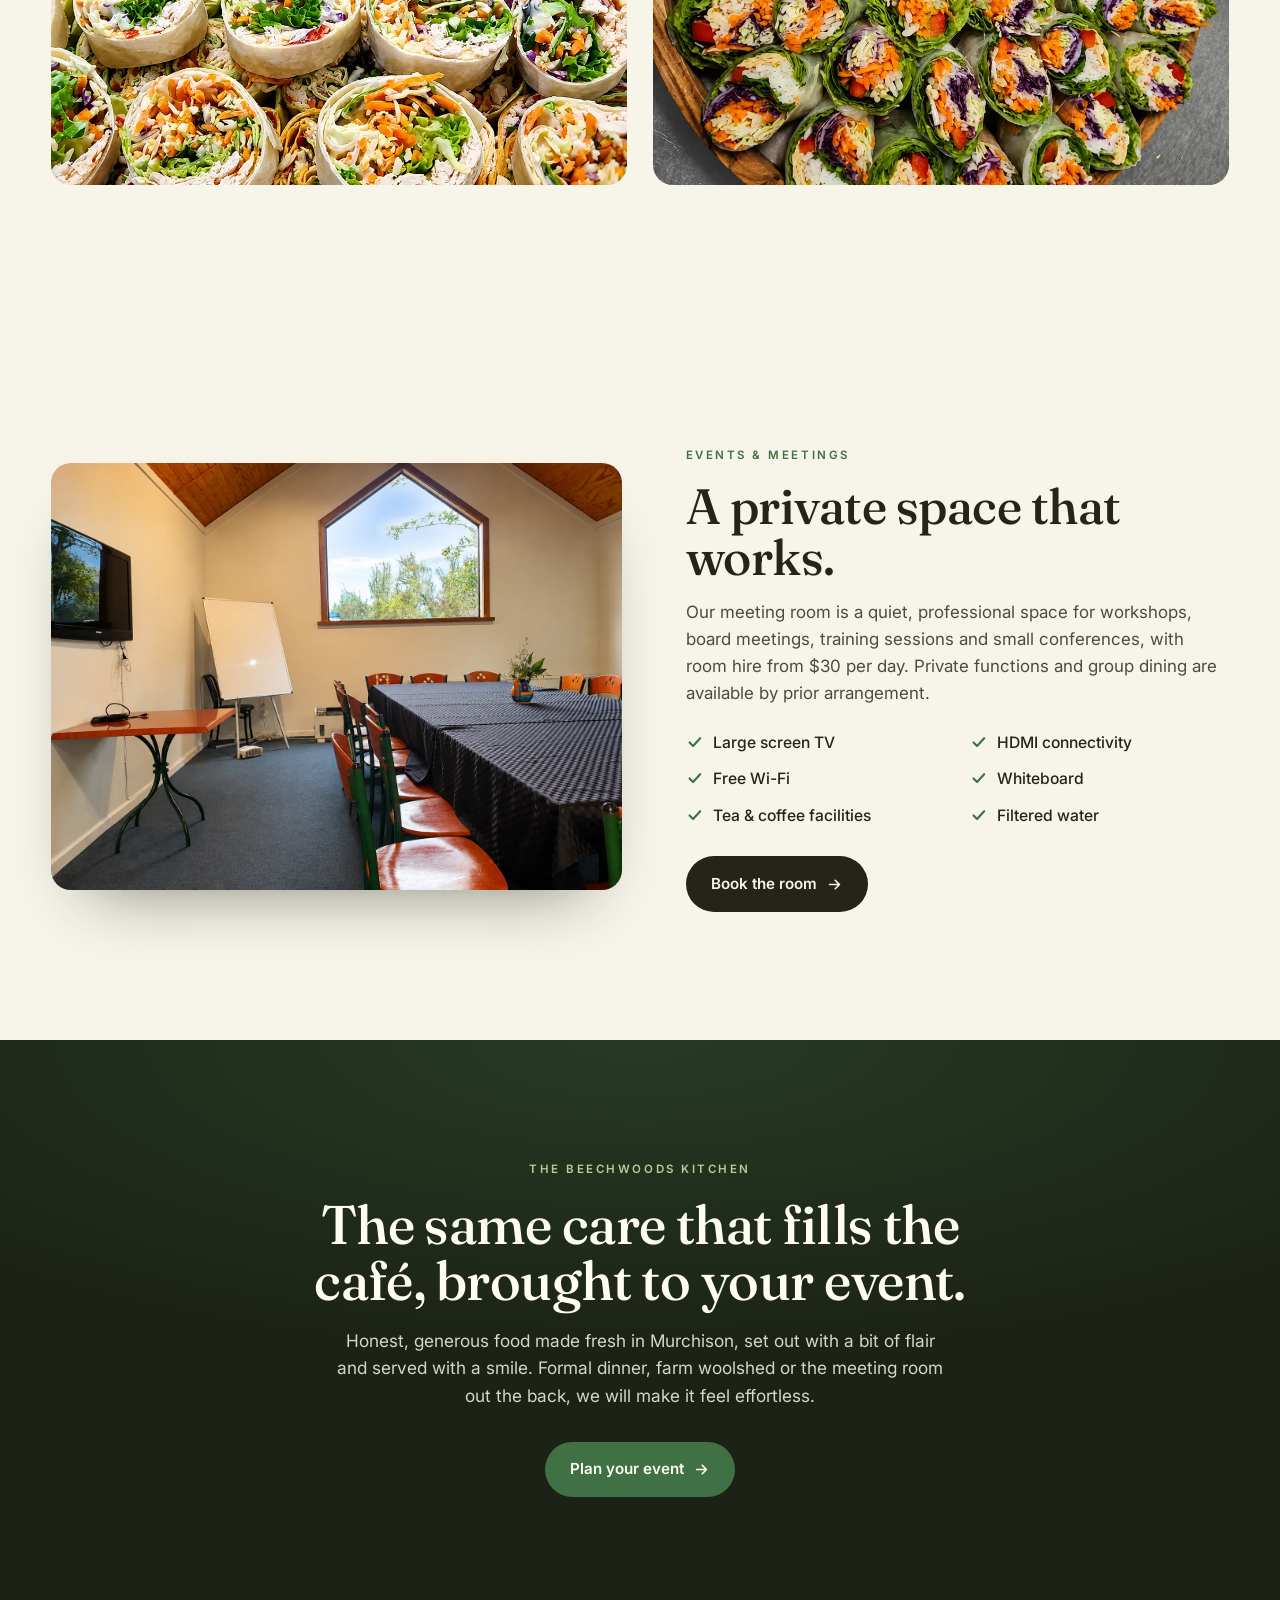
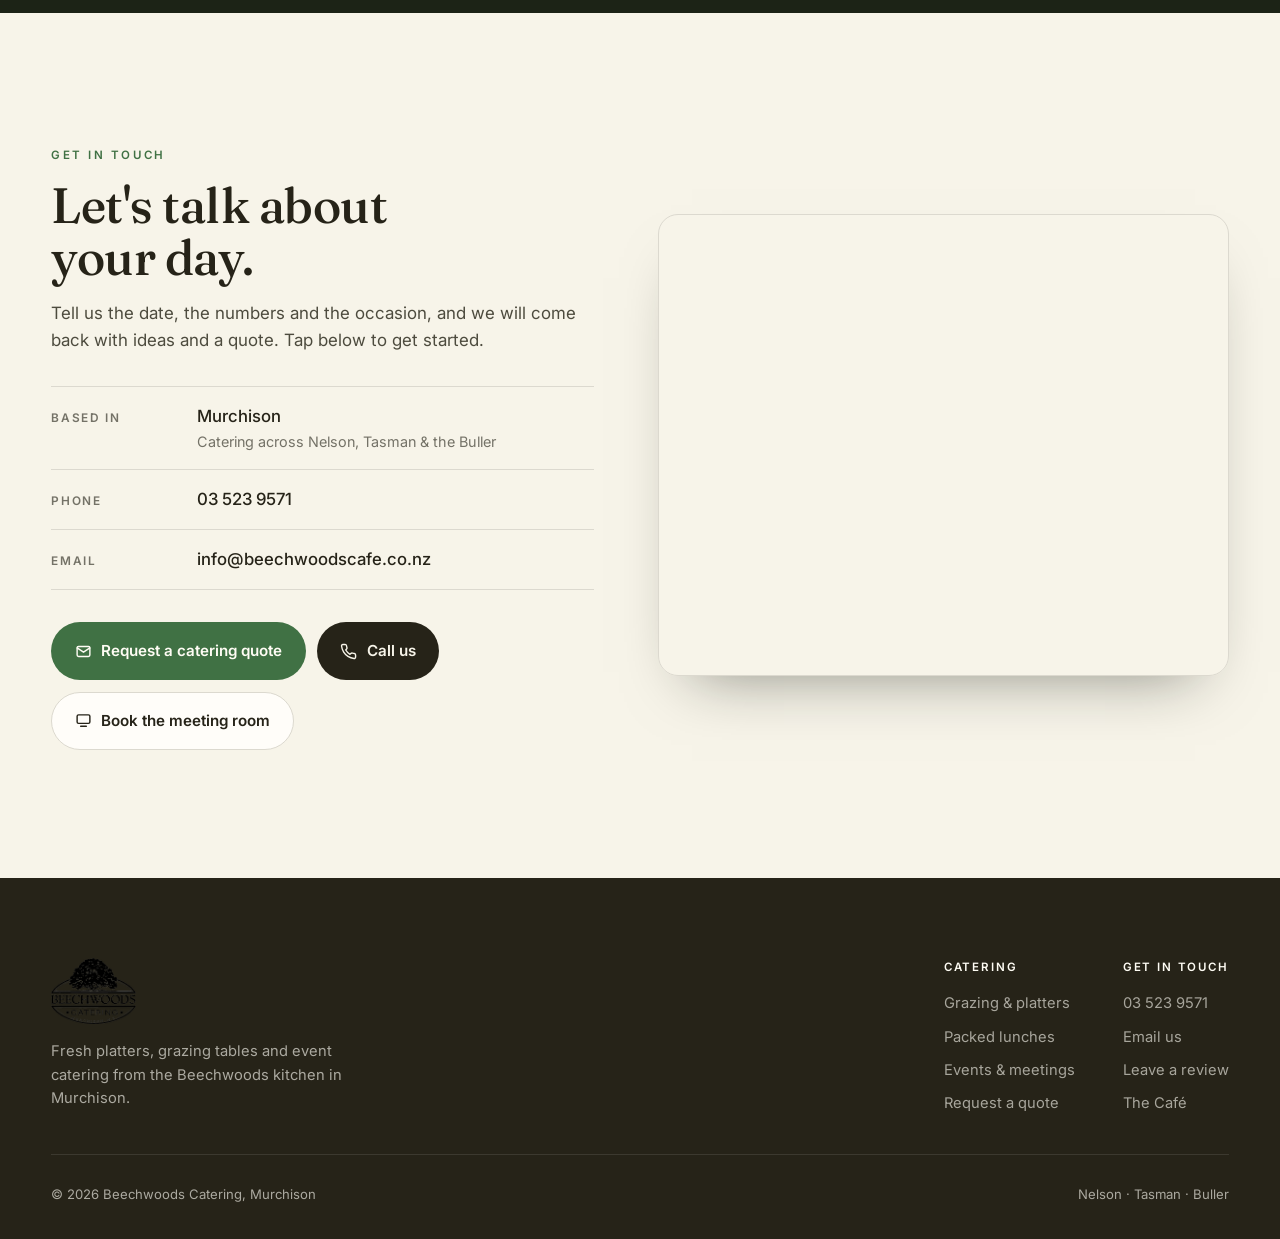
<file: catering/index.html>
<!DOCTYPE html>
<html lang="en-NZ">
<head>
<meta charset="UTF-8" />
<meta name="viewport" content="width=device-width, initial-scale=1.0" />
<title>Beechwoods Catering &amp; Events | Grazing, platters and functions, Murchison</title>
<meta name="description" content="Catering from Beechwoods in Murchison. Fresh platters, grazing tables, packed lunches and event catering, plus a private meeting room for functions across Nelson, Tasman and the Buller." />
<meta name="theme-color" content="#1f2418" />
<meta property="og:title" content="Beechwoods Catering &amp; Events | Murchison" />
<meta property="og:description" content="Fresh platters, grazing tables and event catering, plus a private meeting room, across the top of the South." />
<meta property="og:type" content="website" />
<meta property="og:image" content="https://beechwoods-cafe-demo.vercel.app/catering/img/hero.jpg" />
<link rel="icon" href="/favicon.ico" sizes="any">
<link rel="icon" type="image/png" sizes="96x96" href="/favicon-96.png">
<link rel="apple-touch-icon" href="/apple-touch-icon.png">
<link rel="preconnect" href="https://fonts.googleapis.com" />
<link rel="preconnect" href="https://fonts.gstatic.com" crossorigin />
<link href="https://fonts.googleapis.com/css2?family=Fraunces:opsz,wght@9..144,400;9..144,500;9..144,600;9..144,700&family=Inter:wght@400;450;500;600;700&display=swap" rel="stylesheet" />
<style>
  :root{
    --bg:oklch(0.966 0.014 92);
    --bg-sink:oklch(0.943 0.017 96);
    --surface:oklch(0.995 0.006 92);
    --ink:oklch(0.255 0.02 96);
    --ink-soft:oklch(0.41 0.02 96);
    --muted:oklch(0.55 0.017 96);
    --line:oklch(0.885 0.014 96);
    --line-soft:oklch(0.92 0.011 96);
    --accent:oklch(0.5 0.088 146);
    --accent-deep:oklch(0.43 0.082 146);
    --gold:oklch(0.68 0.09 78);
    --night:oklch(0.245 0.026 132);
    --r:20px; --r-sm:13px;
    --ease:cubic-bezier(.22,.61,.36,1);
    --sans:'Inter',system-ui,-apple-system,sans-serif;
    --serif:'Fraunces',Georgia,serif;
    --edge:min(1240px,92vw);
  }
  *{box-sizing:border-box;margin:0;padding:0}
  html{scroll-behavior:smooth;-webkit-text-size-adjust:100%}
  body{font-family:var(--sans);background:var(--bg);color:var(--ink);line-height:1.6;-webkit-font-smoothing:antialiased;overflow-x:hidden}
  img{display:block;max-width:100%}
  a{color:inherit;text-decoration:none}
  h1,h2,h3{font-family:var(--serif);font-weight:500;line-height:1.03;letter-spacing:-.01em;font-optical-sizing:auto}
  ::selection{background:oklch(0.5 0.088 146 / .22)}
  .edge{width:var(--edge);margin-inline:auto}
  .eyebrow{font-family:var(--sans);font-weight:600;font-size:.72rem;letter-spacing:.22em;text-transform:uppercase;color:var(--accent)}
  .btn{display:inline-flex;align-items:center;gap:.6rem;font-family:var(--sans);font-weight:600;font-size:.95rem;padding:.92rem 1.5rem;border-radius:100px;border:1px solid transparent;cursor:pointer;transition:transform .3s var(--ease),background .3s,color .3s,border-color .3s}
  .btn svg{width:17px;height:17px}
  .btn:hover{transform:translateY(-2px)}
  .btn-solid{background:var(--accent);color:oklch(0.99 0.01 92)}
  .btn-solid:hover{background:var(--accent-deep)}
  .btn-line{background:transparent;border-color:oklch(1 0 0 / .5);color:oklch(0.99 0.01 92)}
  .btn-line:hover{background:oklch(1 0 0 / .1);border-color:oklch(1 0 0 / .8)}
  .btn-ink{background:var(--ink);color:var(--bg)}
  .btn-ink:hover{background:var(--night)}
  .btn-quiet{background:var(--surface);border-color:var(--line);color:var(--ink)}
  .btn-quiet:hover{border-color:var(--accent);color:var(--accent)}

  .nav{position:fixed;inset:0 0 auto;z-index:60;display:flex;align-items:center;justify-content:space-between;padding:1.15rem clamp(18px,4vw,40px);transition:background .4s var(--ease),padding .4s var(--ease),border-color .4s;border-bottom:1px solid transparent}
  .nav.scrolled{background:oklch(0.966 0.014 92 / .86);backdrop-filter:blur(14px);padding:.7rem clamp(18px,4vw,40px);border-color:var(--line-soft)}
  .wordmark{display:flex;flex-direction:column;line-height:1;color:oklch(0.99 0.01 92);transition:color .4s}
  .nav.scrolled .wordmark{color:var(--ink)}
  .wordmark b{font-family:var(--serif);font-weight:600;font-size:1.35rem;letter-spacing:-.01em}
  .wordmark small{font-family:var(--sans);font-weight:600;font-size:.56rem;letter-spacing:.24em;text-transform:uppercase;opacity:.72;margin-top:5px}
  .brand-logo{height:54px;width:auto;display:block;filter:brightness(0) invert(1);transition:filter .4s cubic-bezier(.22,.61,.36,1),height .4s cubic-bezier(.22,.61,.36,1)}
  .nav.scrolled .brand-logo{filter:none;height:46px}
  .foot-logo{height:66px;width:auto;margin-bottom:.6rem}
  .nav-mid{display:flex;gap:2rem}
  .nav-mid a{font-weight:500;font-size:.92rem;color:oklch(0.99 0.01 92 / .88);transition:color .3s}
  .nav.scrolled .nav-mid a{color:var(--ink-soft)}
  .nav-mid a:hover{color:var(--accent)}
  .nav-end{display:flex;align-items:center;gap:1rem}
  .nav-call{display:inline-flex;align-items:center;gap:.5rem;font-weight:600;font-size:.92rem;color:oklch(0.99 0.01 92)}
  .nav.scrolled .nav-call{color:var(--ink)}
  .nav-call svg{width:15px;height:15px;color:var(--accent)}
  .switch{display:inline-flex;align-items:center;gap:2px;padding:3px;border-radius:100px;border:1px solid oklch(1 0 0 / .28);background:oklch(1 0 0 / .08);transition:border-color .4s,background .4s}
  .nav.scrolled .switch{border-color:var(--line);background:var(--surface)}
  .switch a{font-family:var(--sans);font-weight:600;font-size:.82rem;padding:.4rem .9rem;border-radius:100px;color:oklch(0.99 0.01 92 / .8);transition:color .25s,background .25s}
  .nav.scrolled .switch a{color:var(--ink-soft)}
  .switch a.on{background:var(--accent);color:oklch(0.99 0.01 92)}
  .switch a:not(.on):hover{color:oklch(0.99 0.01 92)}
  .nav.scrolled .switch a:not(.on):hover{color:var(--accent)}
  .burger{display:none;background:none;border:0;cursor:pointer;flex-direction:column;gap:5px;padding:6px}
  .burger span{width:24px;height:2px;border-radius:2px;background:oklch(0.99 0.01 92);transition:.3s}
  .nav.scrolled .burger span{background:var(--ink)}

  .hero{position:relative;min-height:100svh;display:flex;align-items:flex-end;overflow:hidden;background:var(--night)}
  .hero-bg{position:absolute;inset:0;z-index:0;background-size:cover;background-position:center;transform:scale(1.05);animation:drift 10s ease-out forwards}
  @keyframes drift{from{transform:scale(1.09)}to{transform:scale(1)}}
  .hero::after{content:"";position:absolute;inset:0;z-index:1;background:linear-gradient(180deg,oklch(0.2 0.02 132 / .48) 0%,oklch(0.2 0.02 132 / .1) 34%,oklch(0.17 0.02 132 / .84) 100%)}
  .hero-in{position:relative;z-index:2;width:100%;padding-block:0 clamp(48px,7vw,92px);padding-top:150px}
  .hero .eyebrow{color:oklch(0.85 0.07 130)}
  .hero h1{color:oklch(0.99 0.01 92);font-size:clamp(2.7rem,6.6vw,5.4rem);font-weight:500;margin:1rem 0 1.1rem;max-width:16ch;text-wrap:balance}
  .hero p{color:oklch(0.99 0.01 92 / .9);font-size:clamp(1.05rem,1.5vw,1.2rem);max-width:56ch;margin-bottom:1.9rem}
  .hero-cta{display:flex;flex-wrap:wrap;gap:.8rem}
  .scroll-note{position:absolute;left:50%;bottom:18px;transform:translateX(-50%);z-index:2;color:oklch(0.99 0.01 92 / .55);font-size:.66rem;letter-spacing:.24em;text-transform:uppercase}

  .ribbon{background:var(--ink);color:var(--bg)}
  .ribbon .edge{display:flex;flex-wrap:wrap;gap:.4rem 2.6rem;align-items:center;justify-content:space-between;padding:1.4rem 0}
  .ribbon .h{display:inline-flex;align-items:center;gap:.7rem;font-weight:500;font-size:.98rem;color:oklch(0.98 0.01 92 / .92)}
  .ribbon .h svg{width:19px;height:19px;color:oklch(0.8 0.08 130);flex:none}

  section.block{padding-block:clamp(72px,10vw,128px)}
  .lede{display:grid;grid-template-columns:1fr 1fr;gap:clamp(2rem,5vw,5rem);align-items:center}
  .lede-media{position:relative;border-radius:var(--r);overflow:hidden;aspect-ratio:5/6}
  .lede-media img{width:100%;height:100%;object-fit:cover}
  .lede h2{font-size:clamp(2rem,3.9vw,3.1rem);margin:.9rem 0 1.2rem;text-wrap:balance}
  .lede p{color:var(--ink-soft);font-size:1.06rem;margin-bottom:1rem;max-width:60ch}
  .signoff{margin-top:1.6rem;font-family:var(--serif);font-size:1.15rem;color:var(--accent)}

  /* what we cater: prose list, not cards */
  .offer{background:var(--bg-sink)}
  .offer .edge{display:grid;grid-template-columns:.9fr 1.1fr;gap:clamp(2rem,5vw,4.5rem);align-items:center}
  .offer-media{border-radius:var(--r);overflow:hidden;aspect-ratio:4/5}
  .offer-media img{width:100%;height:100%;object-fit:cover}
  .offer h2{font-size:clamp(2rem,3.9vw,3.1rem);margin:.9rem 0 1rem}
  .offer .sub{color:var(--ink-soft);font-size:1.06rem;margin-bottom:1.8rem;max-width:52ch}
  .rows{display:grid;gap:0}
  .row{display:grid;grid-template-columns:auto 1fr;gap:1.1rem;padding:1.1rem 0;border-top:1px solid var(--line);align-items:baseline}
  .row:last-child{border-bottom:1px solid var(--line)}
  .row .n{font-family:var(--serif);font-size:1rem;color:var(--accent);font-weight:600;min-width:2ch}
  .row b{font-family:var(--serif);font-weight:500;font-size:1.22rem;display:block;margin-bottom:.15rem}
  .row span{color:var(--muted);font-size:.96rem}

  /* events split image band */
  .spread{padding-top:0}
  .spread .edge{display:grid;grid-template-columns:1fr 1fr;gap:clamp(1rem,2.4vw,1.6rem)}
  .spread figure{margin:0;border-radius:var(--r);overflow:hidden;aspect-ratio:4/3}
  .spread img{width:100%;height:100%;object-fit:cover}
  .events .edge{display:grid;grid-template-columns:1.05fr 1fr;gap:clamp(2rem,5vw,4.5rem);align-items:center}
  .events.rev .events-media{order:2}
  .events-media{border-radius:var(--r);overflow:hidden;aspect-ratio:4/3;box-shadow:0 34px 66px -38px oklch(0.2 0.02 132 / .55)}
  .events-media img{width:100%;height:100%;object-fit:cover}
  .events h2{font-size:clamp(2rem,3.9vw,3.1rem);margin:.9rem 0 1rem}
  .events p{color:var(--ink-soft);font-size:1.06rem;margin-bottom:1.4rem;max-width:52ch}
  .feat{list-style:none;display:grid;grid-template-columns:1fr 1fr;gap:.7rem 1.6rem;margin-bottom:1.8rem}
  .feat li{display:flex;gap:.65rem;align-items:center;font-weight:500;font-size:.98rem}
  .feat svg{width:17px;height:17px;color:var(--accent);flex:none}

  /* wedding / mood band */
  .mood{position:relative;overflow:hidden;background:var(--night);color:var(--bg);text-align:center}
  .mood::before{content:"";position:absolute;inset:0;background:radial-gradient(120% 90% at 50% 0%,oklch(0.5 0.088 146 / .3),transparent 60%)}
  .mood .edge{position:relative;padding-block:clamp(72px,9vw,120px)}
  .mood .eyebrow{color:oklch(0.82 0.08 130)}
  .mood h2{color:oklch(0.99 0.01 92);font-size:clamp(2.1rem,4.4vw,3.4rem);max-width:20ch;margin:1rem auto 1.1rem;text-wrap:balance}
  .mood p{color:oklch(0.99 0.01 92 / .82);max-width:56ch;margin:0 auto 2rem;font-size:1.08rem}

  /* contact buttons (no form) */
  .visit .edge{display:grid;grid-template-columns:1fr 1.05fr;gap:clamp(2rem,5vw,4.5rem);align-items:center}
  .visit h2{font-size:clamp(2rem,3.9vw,3.1rem);margin:.9rem 0 1.1rem;text-wrap:balance}
  .visit .sub{color:var(--ink-soft);font-size:1.06rem;max-width:48ch;margin-bottom:2rem}
  .facts{display:grid;gap:0;margin-bottom:2rem}
  .fact{display:flex;gap:1rem;align-items:baseline;padding:1rem 0;border-top:1px solid var(--line)}
  .fact:last-child{border-bottom:1px solid var(--line)}
  .fact .k{flex:none;width:130px;font-size:.74rem;font-weight:600;letter-spacing:.14em;text-transform:uppercase;color:var(--muted);padding-top:.15rem}
  .fact .v{font-size:1.05rem;font-weight:500}
  .fact .v a:hover{color:var(--accent)}
  .fact .v small{display:block;font-weight:400;font-size:.9rem;color:var(--muted)}
  .visit-btns{display:flex;flex-wrap:wrap;gap:.7rem}
  .visit-btns .btn{padding:1rem 1.4rem}
  .map{border-radius:var(--r);overflow:hidden;box-shadow:0 30px 60px -34px oklch(0.2 0.02 132 / .5);border:1px solid var(--line)}
  .map iframe{width:100%;height:460px;border:0;display:block;filter:saturate(.95)}

  .foot{background:var(--ink);color:oklch(0.99 0.01 92 / .62);padding:clamp(56px,7vw,80px) 0 34px}
  .foot .top{display:flex;justify-content:space-between;gap:2.5rem;flex-wrap:wrap;padding-bottom:2.4rem;border-bottom:1px solid oklch(1 0 0 / .1)}
  .foot .wordmark b{color:oklch(0.99 0.01 92)}
  .foot .wordmark small{color:oklch(0.99 0.01 92 / .55)}
  .foot p{max-width:34ch;font-size:.92rem;margin-top:1rem}
  .foot nav{display:flex;gap:3rem;flex-wrap:wrap}
  .foot h5{color:oklch(0.99 0.01 92);font-weight:600;font-size:.72rem;letter-spacing:.16em;text-transform:uppercase;margin-bottom:1rem}
  .foot ul{list-style:none;display:grid;gap:.6rem}
  .foot ul a,.foot li{font-size:.92rem;color:oklch(0.99 0.01 92 / .6)}
  .foot ul a:hover{color:oklch(0.82 0.08 130)}
  .foot .base{display:flex;justify-content:space-between;flex-wrap:wrap;gap:1rem;padding-top:1.8rem;font-size:.82rem}
  .foot .base a:hover{color:oklch(0.82 0.08 130)}

  .reveal{opacity:0;transform:translateY(24px);transition:opacity .8s var(--ease),transform .8s var(--ease)}
  .reveal.in{opacity:1;transform:none}

  @media(max-width:1000px){
    .offer .edge,.events .edge,.visit .edge{grid-template-columns:1fr}
    .spread .edge{grid-template-columns:1fr}
    .events.rev .events-media{order:0}
    .offer-media{aspect-ratio:16/10;max-height:420px}
  }
  @media(max-width:720px){
    .nav-mid,.nav-call{display:none}
    .switch a{padding:.34rem .72rem;font-size:.78rem}
    .burger{display:flex}
    .nav-sheet{position:fixed;inset:0 0 0 auto;width:80%;max-width:320px;background:var(--ink);z-index:80;transform:translateX(100%);transition:transform .4s var(--ease);display:flex;flex-direction:column;justify-content:center;gap:1.6rem;padding:2.5rem;box-shadow:-30px 0 60px -30px oklch(0.2 0.02 132 / .7)}
    .nav-sheet.open{transform:none}
    .nav-sheet a{color:oklch(0.99 0.01 92);font-family:var(--serif);font-size:1.35rem}
    .lede{grid-template-columns:1fr}
    .lede-media{aspect-ratio:4/3}
    .feat{grid-template-columns:1fr}
  }
  @media(min-width:721px){.nav-sheet{display:none}}
  @media(prefers-reduced-motion:reduce){*{animation:none!important;transition:none!important}.reveal{opacity:1;transform:none}}
</style>
</head>
<body>

<nav class="nav" id="nav">
  <a href="index.html" class="wordmark"><img class="brand-logo" src="img/catering-logo.png" alt="Beechwoods Catering, Murchison NZ"></a>
  <div class="nav-mid">
    <a href="#catering">Catering</a>
    <a href="#offer">What We Cater</a>
    <a href="#events">Events &amp; Meetings</a>
  </div>
  <div class="nav-end">
    <div class="switch"><a href="/index.html">Café</a><a class="on" href="/catering/" aria-current="page">Catering</a></div>
    <a href="tel:+6435239571" class="nav-call"><svg viewBox="0 0 24 24" fill="none" stroke="currentColor" stroke-width="2" stroke-linecap="round" stroke-linejoin="round"><path d="M22 16.9v3a2 2 0 0 1-2.2 2 19.8 19.8 0 0 1-8.6-3 19.5 19.5 0 0 1-6-6 19.8 19.8 0 0 1-3-8.6A2 2 0 0 1 4.1 2h3a2 2 0 0 1 2 1.7c.1.9.4 1.8.7 2.7a2 2 0 0 1-.5 2.1L8.1 9.9a16 16 0 0 0 6 6l1.4-1.2a2 2 0 0 1 2.1-.5c.9.3 1.8.6 2.7.7a2 2 0 0 1 1.7 2z"/></svg>03 523 9571</a>
    <button class="burger" id="burger" aria-label="Menu"><span></span><span></span><span></span></button>
  </div>
</nav>
<div class="nav-sheet" id="sheet">
  <a href="#catering">Catering</a>
  <a href="#offer">What We Cater</a>
  <a href="#events">Events &amp; Meetings</a>
  <a href="/index.html">The Café</a>
  <a href="#contact">Get a Quote</a>
</div>

<header class="hero" id="top" style="--x:0">
  <div class="hero-bg" style="background-image:url('img/hero.jpg')"></div>
  <div class="hero-in">
    <div class="edge reveal">
      <span class="eyebrow">Beechwoods · Murchison</span>
      <h1>Catering that makes it easy.</h1>
      <p>Fresh platters, grazing tables and generous event catering, from morning tea for ten to a wedding feast for the whole valley. We bring the Beechwoods kitchen to your gathering, wherever it is.</p>
      <div class="hero-cta">
        <a href="#contact" class="btn btn-solid">Request a quote<svg viewBox="0 0 24 24" fill="none" stroke="currentColor" stroke-width="2.3" stroke-linecap="round" stroke-linejoin="round"><path d="M5 12h14M13 6l6 6-6 6"/></svg></a>
        <a href="tel:+6435239571" class="btn btn-line">Call 03 523 9571</a>
      </div>
    </div>
  </div>
  <span class="scroll-note">Scroll</span>
</header>

<section class="ribbon">
  <div class="edge">
    <span class="h"><svg viewBox="0 0 24 24" fill="none" stroke="currentColor" stroke-width="1.8"><path d="M4 20h16"/><path d="M6 20V9l6-4 6 4v11"/></svg>Platters &amp; grazing tables</span>
    <span class="h"><svg viewBox="0 0 24 24" fill="none" stroke="currentColor" stroke-width="1.8"><path d="M3 11h18"/><path d="M5 11V8a7 7 0 0 1 14 0v3"/><path d="M4 11h16v2a8 8 0 0 1-16 0z"/></svg>Weddings &amp; functions</span>
    <span class="h"><svg viewBox="0 0 24 24" fill="none" stroke="currentColor" stroke-width="1.8"><rect x="3" y="4" width="18" height="12" rx="2"/><path d="M8 20h8M12 16v4"/></svg>Private meeting room</span>
    <span class="h"><svg viewBox="0 0 24 24" fill="none" stroke="currentColor" stroke-width="1.8"><path d="M12 21s-7-5.2-7-11a7 7 0 0 1 14 0c0 5.8-7 11-7 11z"/><circle cx="12" cy="10" r="2.5"/></svg>Nelson · Tasman · Buller</span>
  </div>
</section>

<section class="block" id="catering">
  <div class="edge lede">
    <div class="lede-media reveal"><img src="img/platters.jpg" alt="A long table of catering platters, sandwiches, sushi and slices from Beechwoods" loading="lazy"></div>
    <div class="reveal">
      <span class="eyebrow">Catering made easy</span>
      <h2>From morning tea for ten to a hall full of hungry guests.</h2>
      <p>We prepare fresh platters, grazing tables, packed lunches and customised catering for businesses, schools, community groups, weddings, celebrations and private functions throughout the region.</p>
      <p>Every event is different, so we will work with you to build a menu that suits your people, your budget and your occasion.</p>
      <div class="signoff">Tell us the day, we will handle the food.</div>
    </div>
  </div>
</section>

<section class="block offer" id="offer">
  <div class="edge">
    <div class="offer-media reveal"><img src="img/hero.jpg" alt="An overhead grazing platter with crackers, cheeses, cured meats and fruit" loading="lazy"></div>
    <div class="reveal">
      <span class="eyebrow">What we cater</span>
      <h2>Generous food, beautifully set out.</h2>
      <p class="sub">Choose one thing or the lot. We scale to the size of your gathering and deliver it ready to serve.</p>
      <div class="rows">
        <div class="row"><span class="n">01</span><div><b>Grazing tables</b><span>Abundant spreads of cheeses, cured meats, crackers, fruit and dips, styled to impress.</span></div></div>
        <div class="row"><span class="n">02</span><div><b>Platters</b><span>Sandwiches, wraps, sushi, savouries and sweet slices, made fresh for the crowd.</span></div></div>
        <div class="row"><span class="n">03</span><div><b>Packed lunches</b><span>Individual boxes for work days, bus trips, schools and events on the move.</span></div></div>
        <div class="row"><span class="n">04</span><div><b>Weddings &amp; celebrations</b><span>Feasts and buffets for the days that really count, brought to your venue.</span></div></div>
      </div>
    </div>
  </div>
</section>

<section class="block spread">
  <div class="edge">
    <figure class="reveal"><img src="img/catering-wraps-board.webp" alt="A board of filled wraps cut and set out ready for a function" loading="lazy"></figure>
    <figure class="reveal"><img src="img/catering-wraps-platter.webp" alt="A round platter of rice paper rolls arranged around a dipping sauce" loading="lazy"></figure>
  </div>
</section>

<section class="block events" id="events">
  <div class="edge">
    <div class="events-media reveal"><img src="img/meeting-room.webp" alt="The Beechwoods meeting room set up with a long table, whiteboard and large screen TV" loading="lazy"></div>
    <div class="reveal">
      <span class="eyebrow">Events &amp; meetings</span>
      <h2>A private space that works.</h2>
      <p>Our meeting room is a quiet, professional space for workshops, board meetings, training sessions and small conferences, with room hire from $30 per day. Private functions and group dining are available by prior arrangement.</p>
      <ul class="feat">
        <li><svg viewBox="0 0 24 24" fill="none" stroke="currentColor" stroke-width="3" stroke-linecap="round" stroke-linejoin="round"><path d="M5 12l5 5L20 6"/></svg>Large screen TV</li>
        <li><svg viewBox="0 0 24 24" fill="none" stroke="currentColor" stroke-width="3" stroke-linecap="round" stroke-linejoin="round"><path d="M5 12l5 5L20 6"/></svg>HDMI connectivity</li>
        <li><svg viewBox="0 0 24 24" fill="none" stroke="currentColor" stroke-width="3" stroke-linecap="round" stroke-linejoin="round"><path d="M5 12l5 5L20 6"/></svg>Free Wi-Fi</li>
        <li><svg viewBox="0 0 24 24" fill="none" stroke="currentColor" stroke-width="3" stroke-linecap="round" stroke-linejoin="round"><path d="M5 12l5 5L20 6"/></svg>Whiteboard</li>
        <li><svg viewBox="0 0 24 24" fill="none" stroke="currentColor" stroke-width="3" stroke-linecap="round" stroke-linejoin="round"><path d="M5 12l5 5L20 6"/></svg>Tea &amp; coffee facilities</li>
        <li><svg viewBox="0 0 24 24" fill="none" stroke="currentColor" stroke-width="3" stroke-linecap="round" stroke-linejoin="round"><path d="M5 12l5 5L20 6"/></svg>Filtered water</li>
      </ul>
      <a href="#contact" class="btn btn-ink">Book the room<svg viewBox="0 0 24 24" fill="none" stroke="currentColor" stroke-width="2.3" stroke-linecap="round" stroke-linejoin="round"><path d="M5 12h14M13 6l6 6-6 6"/></svg></a>
    </div>
  </div>
</section>

<section class="mood">
  <div class="edge">
    <span class="eyebrow">The Beechwoods kitchen</span>
    <h2>The same care that fills the café, brought to your event.</h2>
    <p>Honest, generous food made fresh in Murchison, set out with a bit of flair and served with a smile. Formal dinner, farm woolshed or the meeting room out the back, we will make it feel effortless.</p>
    <a href="#contact" class="btn btn-solid">Plan your event<svg viewBox="0 0 24 24" fill="none" stroke="currentColor" stroke-width="2.3" stroke-linecap="round" stroke-linejoin="round"><path d="M5 12h14M13 6l6 6-6 6"/></svg></a>
  </div>
</section>

<section class="block visit" id="contact">
  <div class="edge">
    <div class="reveal">
      <span class="eyebrow">Get in touch</span>
      <h2>Let's talk about your day.</h2>
      <p class="sub">Tell us the date, the numbers and the occasion, and we will come back with ideas and a quote. Tap below to get started.</p>
      <div class="facts">
        <div class="fact"><div class="k">Based in</div><div class="v">Murchison<small>Catering across Nelson, Tasman &amp; the Buller</small></div></div>
        <div class="fact"><div class="k">Phone</div><div class="v"><a href="tel:+6435239571">03 523 9571</a></div></div>
        <div class="fact"><div class="k">Email</div><div class="v"><a href="#" data-gmail data-user="info" data-domain="beechwoodscafe.co.nz" data-su="Catering%20enquiry%20from%20the%20website">info@beechwoodscafe.co.nz</a></div></div>
      </div>
      <div class="visit-btns">
        <a href="#" data-gmail data-user="info" data-domain="beechwoodscafe.co.nz" data-su="Catering%20quote%20request" data-body="Hi%20Beechwoods%2C%0A%0AI%27d%20like%20a%20catering%20quote.%0A%0AEvent%20type%3A%20%0ADate%3A%20%0AApprox%20numbers%3A%20%0AVenue%2Fplace%3A%20%0A%0AName%3A%20%0APhone%3A%20" class="btn btn-solid"><svg viewBox="0 0 24 24" fill="none" stroke="currentColor" stroke-width="2" stroke-linecap="round" stroke-linejoin="round"><rect x="3" y="5" width="18" height="14" rx="2"/><path d="m3 7 9 6 9-6"/></svg>Request a catering quote</a>
        <a href="tel:+6435239571" class="btn btn-ink"><svg viewBox="0 0 24 24" fill="none" stroke="currentColor" stroke-width="2" stroke-linecap="round" stroke-linejoin="round"><path d="M22 16.9v3a2 2 0 0 1-2.2 2 19.8 19.8 0 0 1-8.6-3 19.5 19.5 0 0 1-6-6 19.8 19.8 0 0 1-3-8.6A2 2 0 0 1 4.1 2h3a2 2 0 0 1 2 1.7c.1.9.4 1.8.7 2.7a2 2 0 0 1-.5 2.1L8.1 9.9a16 16 0 0 0 6 6l1.4-1.2a2 2 0 0 1 2.1-.5c.9.3 1.8.6 2.7.7a2 2 0 0 1 1.7 2z"/></svg>Call us</a>
        <a href="#" data-gmail data-user="info" data-domain="beechwoodscafe.co.nz" data-su="Meeting%20room%20booking" class="btn btn-quiet"><svg viewBox="0 0 24 24" fill="none" stroke="currentColor" stroke-width="2" stroke-linecap="round" stroke-linejoin="round"><rect x="3" y="4" width="18" height="12" rx="2"/><path d="M8 20h8"/></svg>Book the meeting room</a>
      </div>
    </div>
    <div class="map reveal">
      <iframe title="Map of Beechwoods, Murchison" src="https://www.google.com/maps?q=Beechwoods%20Cafe%20Murchison&z=14&output=embed" loading="lazy" referrerpolicy="no-referrer-when-downgrade" allowfullscreen></iframe>
    </div>
  </div>
</section>

<footer class="foot">
  <div class="edge">
    <div class="top">
      <div>
        <img class="foot-logo" src="img/catering-logo.png" alt="Beechwoods Catering, Murchison NZ">



        <p>Fresh platters, grazing tables and event catering from the Beechwoods kitchen in Murchison.</p>
      </div>
      <nav>
        <div>
          <h5>Catering</h5>
          <ul>
            <li><a href="#offer">Grazing &amp; platters</a></li>
            <li><a href="#offer">Packed lunches</a></li>
            <li><a href="#events">Events &amp; meetings</a></li>
            <li><a href="#contact">Request a quote</a></li>
          </ul>
        </div>
        <div>
          <h5>Get in touch</h5>
          <ul>
            <li><a href="tel:+6435239571">03 523 9571</a></li>
            <li><a href="#" data-gmail data-user="info" data-domain="beechwoodscafe.co.nz" data-su="Catering%20enquiry">Email us</a></li>
            <li><a href="review.html">Leave a review</a></li>
            <li><a href="/index.html">The Café</a></li>
          </ul>
        </div>
      </nav>
    </div>
    <div class="base">
      <span>© <span id="yr"></span> Beechwoods Catering, Murchison</span>
      <span>Nelson · Tasman · Buller</span>
    </div>
  </div>
</footer>

<script>
(function(){
  var reduce=matchMedia('(prefers-reduced-motion: reduce)').matches;
  var nav=document.getElementById('nav');
  var onScroll=function(){nav.classList.toggle('scrolled',scrollY>32)};
  onScroll();addEventListener('scroll',onScroll,{passive:true});
  var b=document.getElementById('burger'),sheet=document.getElementById('sheet');
  b.addEventListener('click',function(){sheet.classList.toggle('open')});
  sheet.querySelectorAll('a').forEach(function(a){a.addEventListener('click',function(){sheet.classList.remove('open')})});
  if(reduce||!('IntersectionObserver'in window)){document.querySelectorAll('.reveal').forEach(function(e){e.classList.add('in')})}
  else{var io=new IntersectionObserver(function(es){es.forEach(function(e){if(e.isIntersecting){e.target.classList.add('in');io.unobserve(e.target)}})},{threshold:.12});document.querySelectorAll('.reveal').forEach(function(e){io.observe(e)})}
  document.querySelectorAll('a[data-gmail]').forEach(function(a){var to=a.getAttribute('data-user')+'@'+a.getAttribute('data-domain');a.href='https://mail.google.com/mail/?view=cm&fs=1&to='+encodeURIComponent(to)+'&su='+(a.getAttribute('data-su')||'')+'&body='+(a.getAttribute('data-body')||'');a.target='_blank';a.rel='noopener'});
  document.getElementById('yr').textContent=new Date().getFullYear();
})();
</script>
</body>
</html>
</file>
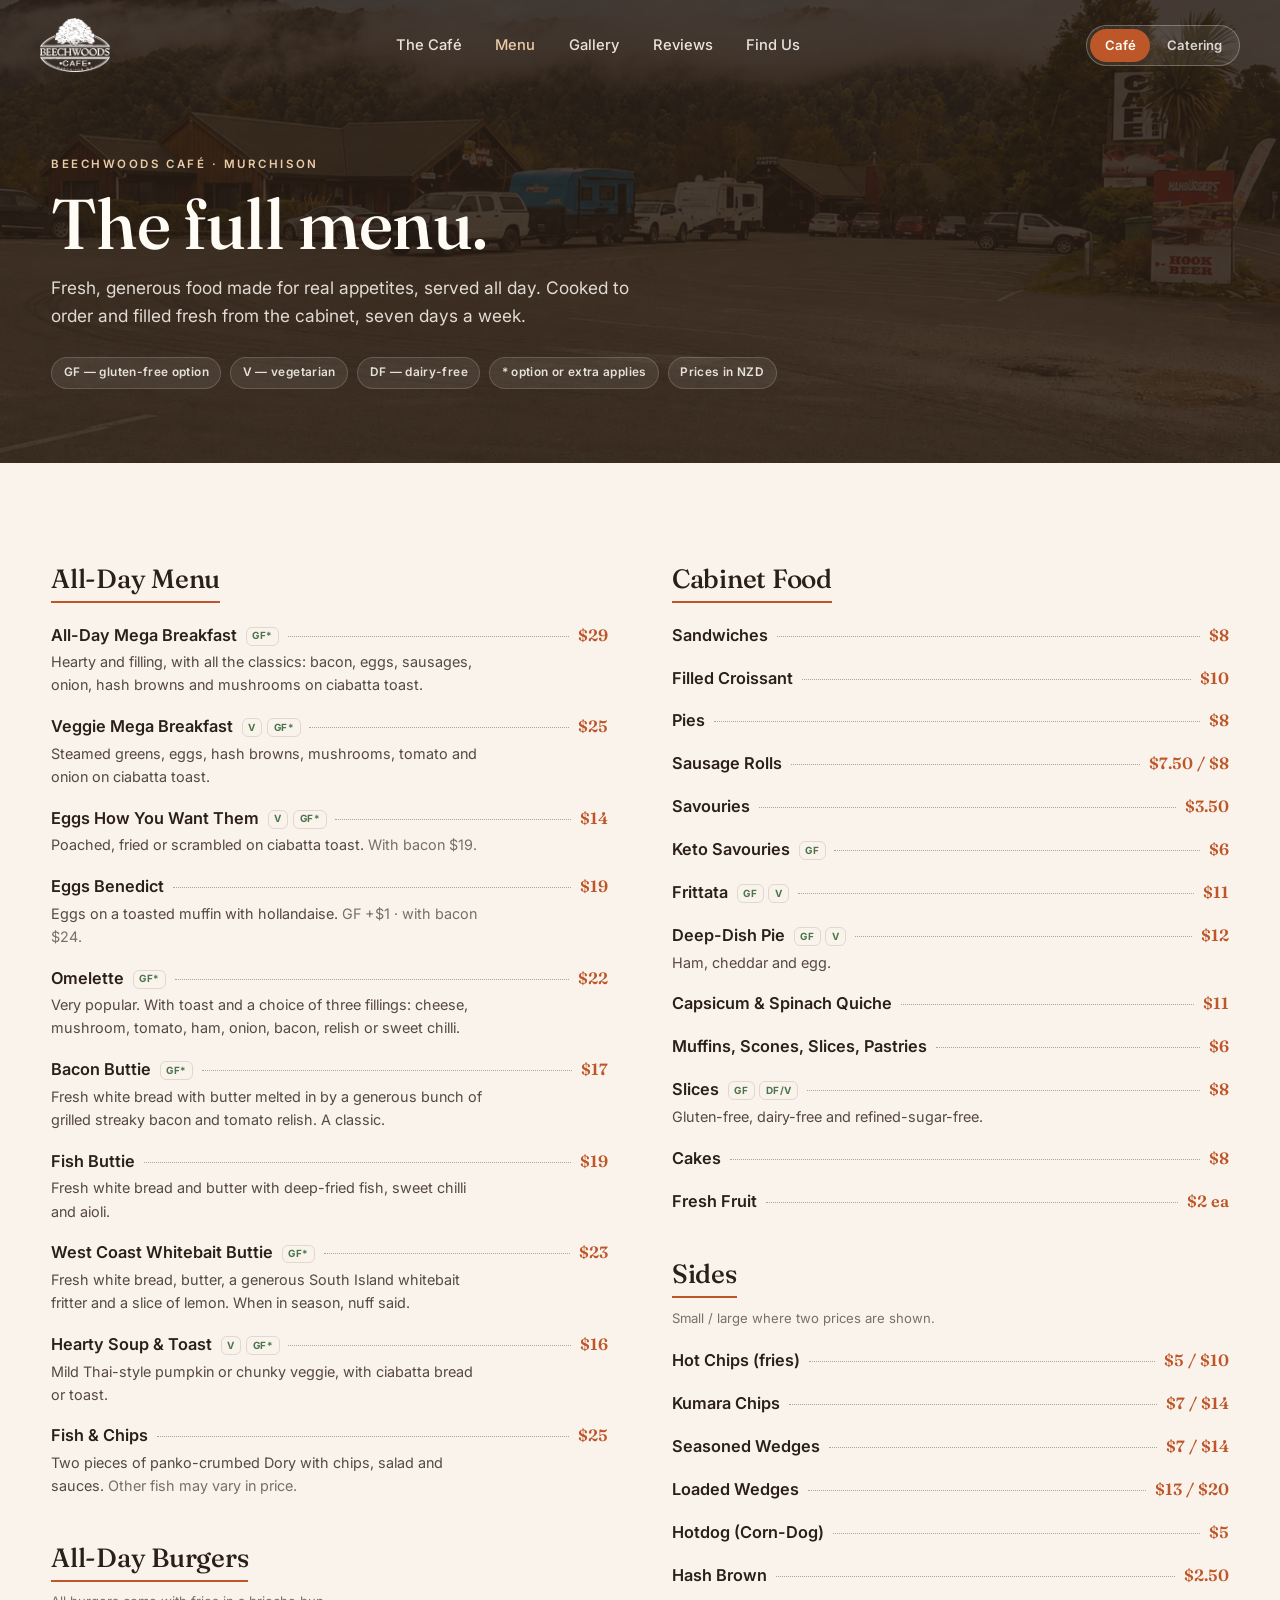
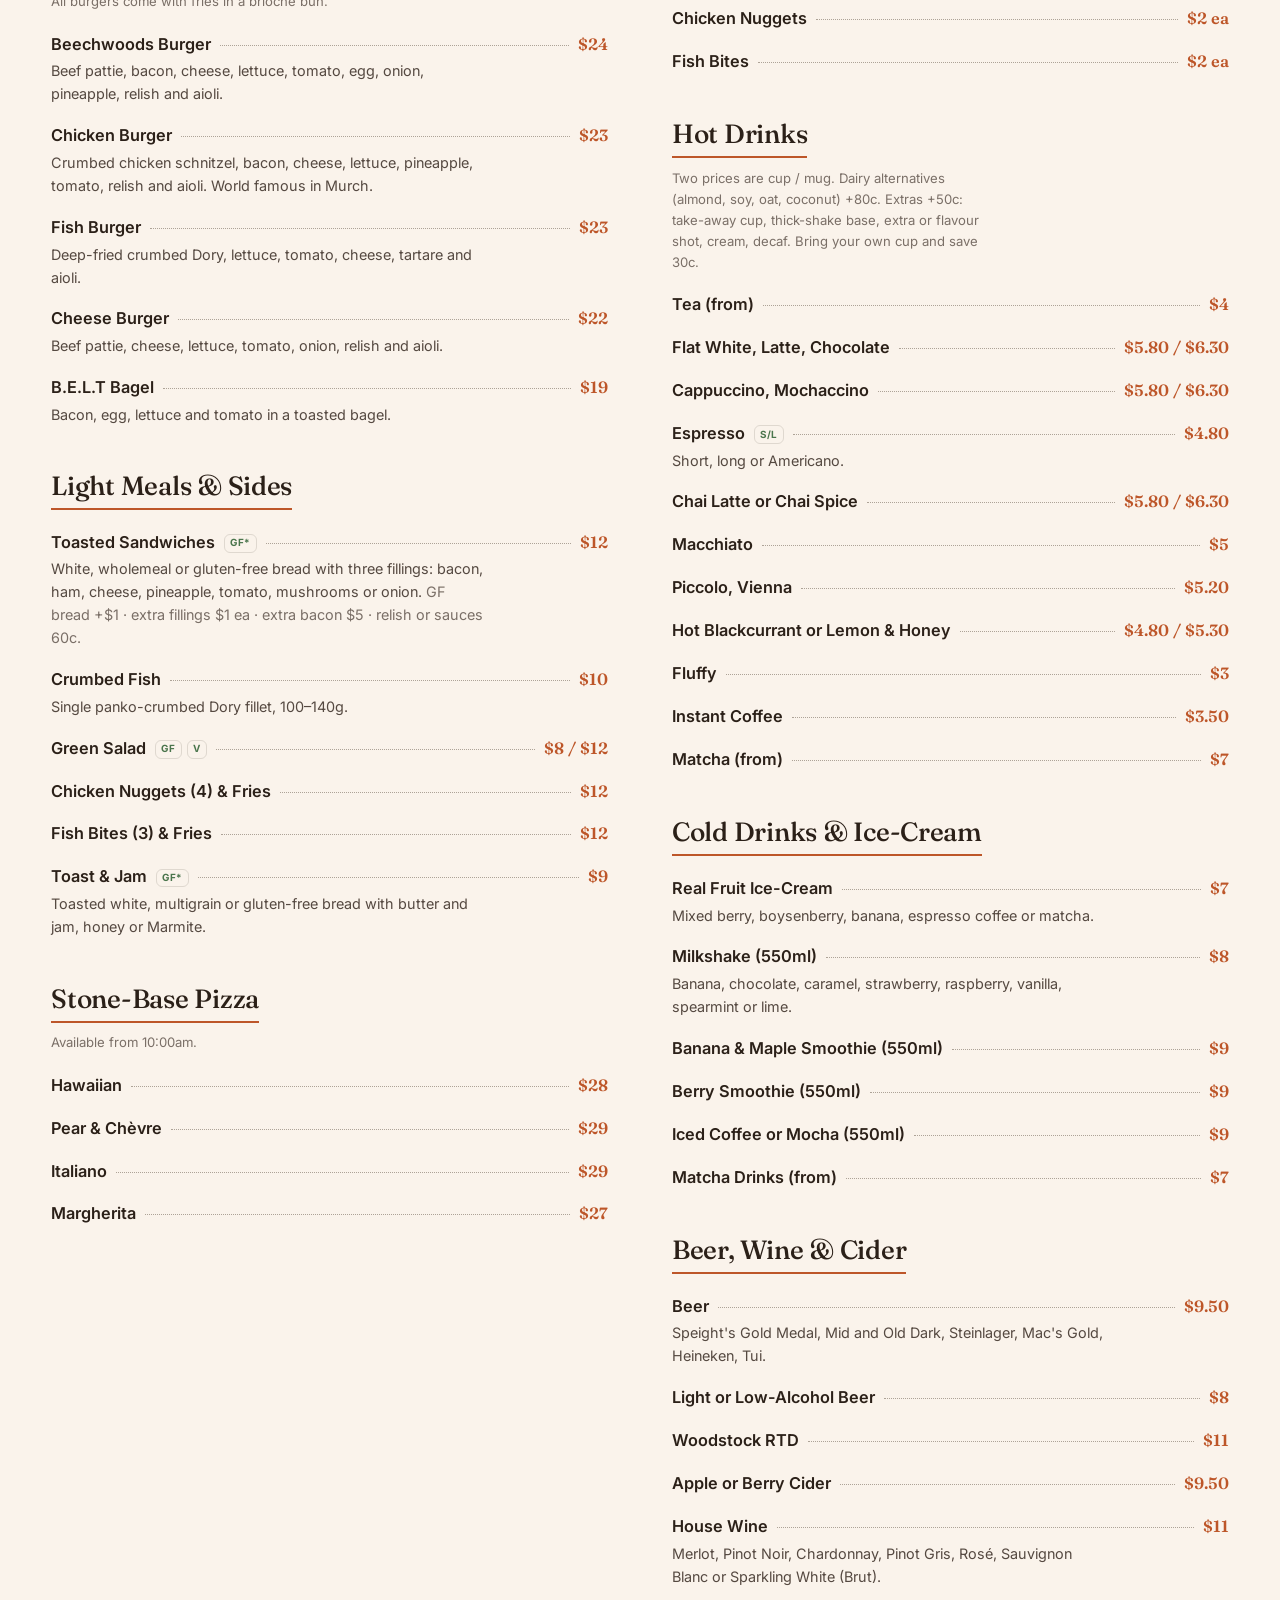
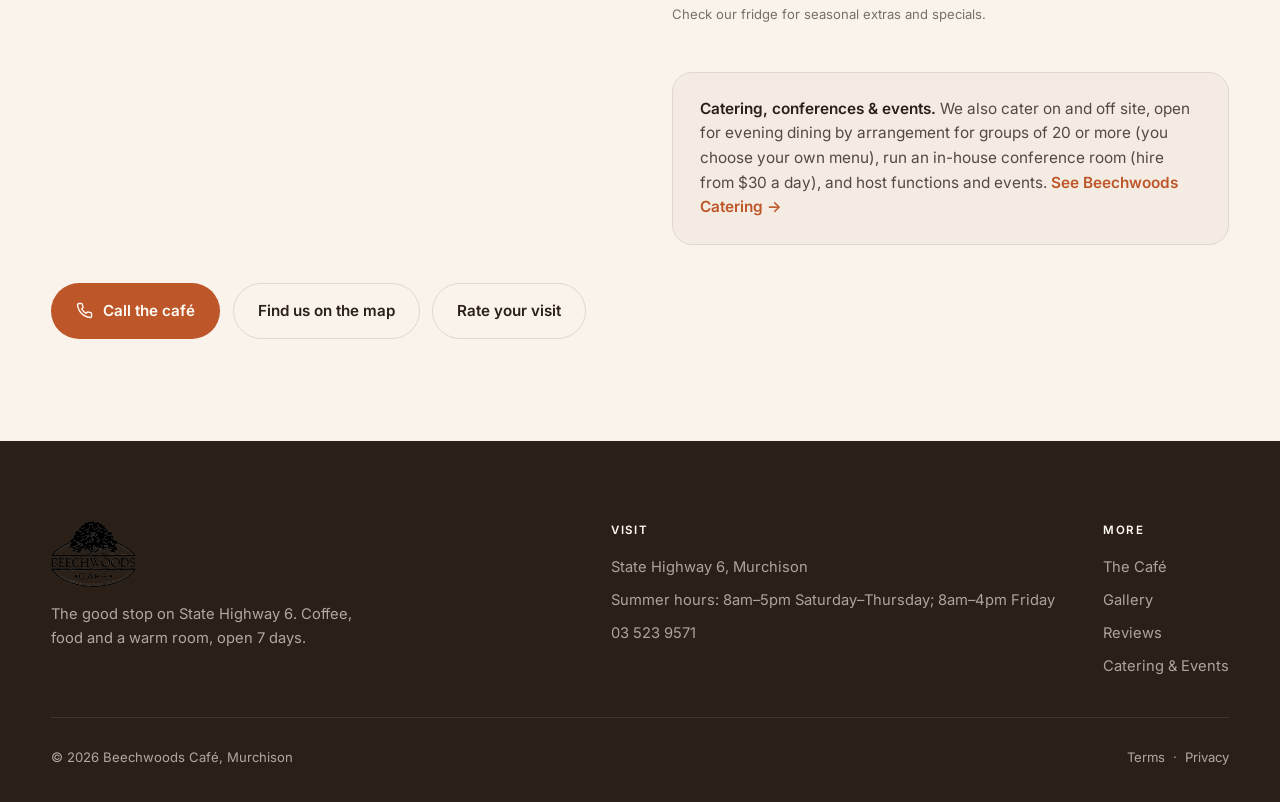
<file: menu.html>
<!DOCTYPE html>
<html lang="en-NZ">
<head>
<meta charset="UTF-8" />
<meta name="viewport" content="width=device-width, initial-scale=1.0" />
<title>Menu | Beechwoods Café, Murchison</title>
<meta name="description" content="The full Beechwoods Café menu: all-day breakfasts, burgers, cabinet food, coffee and cold drinks. Open 7 days on State Highway 6, Murchison." />
<meta name="theme-color" content="#2a211a" />
<link rel="icon" href="/favicon.ico" sizes="any">
<link rel="icon" type="image/png" sizes="96x96" href="/favicon-96.png">
<link rel="apple-touch-icon" href="/apple-touch-icon.png">
<link rel="preconnect" href="https://fonts.googleapis.com" />
<link rel="preconnect" href="https://fonts.gstatic.com" crossorigin />
<link href="https://fonts.googleapis.com/css2?family=Fraunces:opsz,wght@9..144,400;9..144,500;9..144,600;9..144,700&family=Inter:wght@400;450;500;600;700&display=swap" rel="stylesheet" />
<style>
  :root{
    --bg:oklch(0.968 0.013 74);--bg-sink:oklch(0.945 0.016 72);--surface:oklch(0.995 0.006 74);
    --ink:oklch(0.255 0.022 58);--ink-soft:oklch(0.415 0.021 56);--muted:oklch(0.55 0.018 58);
    --line:oklch(0.885 0.014 72);--line-soft:oklch(0.92 0.012 72);
    --accent:oklch(0.575 0.145 42);--accent-deep:oklch(0.5 0.14 40);--leaf:oklch(0.52 0.08 145);--night:oklch(0.24 0.02 58);
    --r:20px;--r-sm:13px;--ease:cubic-bezier(.22,.61,.36,1);
    --sans:'Inter',system-ui,-apple-system,sans-serif;--serif:'Fraunces',Georgia,serif;--edge:min(1240px,92vw);
  }
  *{box-sizing:border-box;margin:0;padding:0}
  html{scroll-behavior:smooth;-webkit-text-size-adjust:100%}
  body{font-family:var(--sans);background:var(--bg);color:var(--ink);line-height:1.6;-webkit-font-smoothing:antialiased;overflow-x:hidden}
  img{display:block;max-width:100%}
  a{color:inherit;text-decoration:none}
  h1,h2,h3{font-family:var(--serif);font-weight:500;line-height:1.04;letter-spacing:-.01em;font-optical-sizing:auto}
  ::selection{background:oklch(0.575 0.145 42 / .22)}
  .edge{width:var(--edge);margin-inline:auto}
  .eyebrow{font-family:var(--sans);font-weight:600;font-size:.72rem;letter-spacing:.22em;text-transform:uppercase;color:var(--accent)}
  .btn{display:inline-flex;align-items:center;gap:.6rem;font-family:var(--sans);font-weight:600;font-size:.95rem;padding:.92rem 1.5rem;border-radius:100px;border:1px solid transparent;cursor:pointer;transition:transform .3s var(--ease),background .3s,color .3s,border-color .3s}
  .btn svg{width:17px;height:17px}
  .btn:hover{transform:translateY(-2px)}
  .btn-solid{background:var(--accent);color:oklch(0.99 0.01 74)}
  .btn-solid:hover{background:var(--accent-deep)}
  .btn-line{background:transparent;border-color:oklch(1 0 0 / .5);color:oklch(0.99 0.01 74)}
  .btn-line:hover{background:oklch(1 0 0 / .1);border-color:oklch(1 0 0 / .8)}

  .nav{position:fixed;inset:0 0 auto;z-index:60;display:flex;align-items:center;justify-content:space-between;padding:1.15rem clamp(18px,4vw,40px);transition:background .4s var(--ease),padding .4s var(--ease),box-shadow .4s,border-color .4s;border-bottom:1px solid transparent}
  .nav.scrolled{background:oklch(0.968 0.013 74 / .86);backdrop-filter:blur(14px);padding:.7rem clamp(18px,4vw,40px);border-color:var(--line-soft)}
  .wordmark{display:flex;align-items:center;color:oklch(0.99 0.01 74)}
  .brand-logo{height:54px;width:auto;display:block;filter:brightness(0) invert(1);transition:filter .4s var(--ease),height .4s var(--ease)}
  .nav.scrolled .brand-logo{filter:none;height:46px}
  .nav-mid{display:flex;gap:2.1rem}
  .nav-mid a{font-weight:500;font-size:.92rem;color:oklch(0.99 0.01 74 / .88);transition:color .3s}
  .nav.scrolled .nav-mid a{color:var(--ink-soft)}
  .nav-mid a:hover,.nav-mid a.on{color:oklch(0.86 0.06 70)}
  .nav.scrolled .nav-mid a:hover,.nav.scrolled .nav-mid a.on{color:var(--accent)}
  .nav-end{display:flex;align-items:center;gap:1rem}
  .switch{display:inline-flex;align-items:center;gap:2px;padding:3px;border-radius:100px;border:1px solid oklch(1 0 0 / .28);background:oklch(1 0 0 / .08);transition:border-color .4s,background .4s}
  .nav.scrolled .switch{border-color:var(--line);background:var(--surface)}
  .switch a{font-family:var(--sans);font-weight:600;font-size:.82rem;padding:.4rem .9rem;border-radius:100px;color:oklch(0.99 0.01 74 / .8);transition:color .25s,background .25s}
  .nav.scrolled .switch a{color:var(--ink-soft)}
  .switch a.on{background:var(--accent);color:oklch(0.99 0.01 74)}
  .burger{display:none;background:none;border:0;cursor:pointer;flex-direction:column;gap:5px;padding:6px}
  .burger span{width:24px;height:2px;border-radius:2px;background:oklch(0.99 0.01 74);transition:.3s}
  .nav.scrolled .burger span{background:var(--ink)}
  .nav-sheet{position:fixed;inset:0 0 0 auto;width:80%;max-width:320px;background:var(--ink);z-index:80;transform:translateX(100%);transition:transform .4s var(--ease);display:none;flex-direction:column;justify-content:center;gap:1.6rem;padding:2.5rem;box-shadow:-30px 0 60px -30px oklch(0.2 0.02 58 / .7)}
  .nav-sheet a{color:oklch(0.99 0.01 74);font-family:var(--serif);font-size:1.4rem}

  .mhero{position:relative;background:var(--night);color:var(--bg);padding:150px 0 clamp(46px,7vw,74px);overflow:hidden}
  .mhero::before{content:"";position:absolute;inset:0;background:url('img/loc-stop.webp') center/cover;opacity:.14}
  .mhero .edge{position:relative}
  .mhero h1{color:oklch(0.99 0.01 74);font-size:clamp(2.6rem,6vw,4.4rem);margin:.7rem 0 .9rem}
  .mhero p{color:oklch(0.99 0.01 74 / .84);max-width:56ch;font-size:1.08rem}
  .legend{display:flex;flex-wrap:wrap;gap:.55rem;margin-top:1.7rem}
  .legend span{font-size:.74rem;font-weight:600;letter-spacing:.03em;background:oklch(1 0 0 / .08);border:1px solid oklch(1 0 0 / .16);color:oklch(0.99 0.01 74 / .86);padding:.34rem .72rem;border-radius:100px}

  .menu-wrap{padding-block:clamp(56px,8vw,104px)}
  .menu-cols{columns:2;column-gap:clamp(2rem,5vw,4.6rem)}
  .cat{break-inside:avoid;margin-bottom:2.9rem}
  .cat h3{font-size:1.65rem;color:var(--ink);padding-bottom:.55rem;margin-bottom:1.15rem;border-bottom:2px solid var(--accent);display:inline-block}
  .cat .cnote{display:block;font-size:.82rem;color:var(--muted);margin:-.55rem 0 1.15rem;max-width:40ch}
  .m-item{margin-bottom:1.05rem}
  .m-row{display:flex;align-items:baseline;gap:.55rem}
  .m-name{font-weight:600;font-size:1.02rem;color:var(--ink)}
  .m-dots{flex:1;border-bottom:1px dotted oklch(0.72 0.02 70);transform:translateY(-4px);min-width:14px}
  .m-price{font-family:var(--serif);font-weight:600;color:var(--accent);font-size:1.02rem;white-space:nowrap}
  .m-desc{font-size:.9rem;color:var(--ink-soft);margin-top:.16rem;max-width:48ch}
  .m-desc .plus{color:var(--muted)}
  .tag{display:inline-block;font-size:.62rem;font-weight:700;letter-spacing:.05em;color:var(--leaf);border:1px solid var(--line);border-radius:6px;padding:.03rem .34rem;margin-left:.3rem;vertical-align:middle;text-transform:uppercase}
  .menu-note{margin-top:.4rem;padding:1.5rem 1.7rem;background:var(--bg-sink);border:1px solid var(--line);border-radius:var(--r);color:var(--ink-soft);font-size:.96rem}
  .menu-note b{color:var(--ink);font-weight:600}
  .menu-cta{margin-top:2.4rem;display:flex;flex-wrap:wrap;gap:.8rem}

  .foot{background:var(--ink);color:oklch(0.99 0.01 74 / .62);padding:clamp(56px,7vw,80px) 0 34px}
  .foot .top{display:flex;justify-content:space-between;gap:2.5rem;flex-wrap:wrap;padding-bottom:2.4rem;border-bottom:1px solid oklch(1 0 0 / .1)}
  .foot-logo{height:66px;width:auto;margin-bottom:.6rem}
  .foot p{max-width:34ch;font-size:.92rem;margin-top:1rem}
  .foot nav{display:flex;gap:3rem;flex-wrap:wrap}
  .foot h5{color:oklch(0.99 0.01 74);font-weight:600;font-size:.72rem;letter-spacing:.16em;text-transform:uppercase;margin-bottom:1rem}
  .foot ul{list-style:none;display:grid;gap:.6rem}
  .foot ul a,.foot li{font-size:.92rem;color:oklch(0.99 0.01 74 / .6)}
  .foot ul a:hover{color:oklch(0.82 0.08 70)}
  .foot .base{display:flex;justify-content:space-between;flex-wrap:wrap;gap:1rem;padding-top:1.8rem;font-size:.82rem}
  .foot .base a:hover{color:oklch(0.82 0.08 70)}

  @media(max-width:820px){.menu-cols{columns:1}}
  @media(max-width:720px){
    .nav-mid{display:none}
    .switch a{padding:.34rem .72rem;font-size:.78rem}
    .burger{display:flex}
    .nav-sheet.open{transform:none;display:flex}
  }
  @media(min-width:721px){.nav-sheet{display:none}}
</style>
</head>
<body>

<nav class="nav" id="nav">
  <a href="index.html" class="wordmark"><img class="brand-logo" src="img/cafe-logo.webp" alt="Beechwoods Café, Murchison NZ"></a>
  <div class="nav-mid">
    <a href="index.html#welcome">The Café</a>
    <a href="menu.html" class="on">Menu</a>
    <a href="index.html#gallery">Gallery</a>
    <a href="index.html#voices">Reviews</a>
    <a href="index.html#visit">Find Us</a>
  </div>
  <div class="nav-end">
    <div class="switch"><a class="on" href="/index.html" aria-current="page">Café</a><a href="/catering/">Catering</a></div>
    <button class="burger" id="burger" aria-label="Menu"><span></span><span></span><span></span></button>
  </div>
</nav>
<div class="nav-sheet" id="sheet">
  <a href="index.html#welcome">The Café</a>
  <a href="menu.html">Menu</a>
  <a href="index.html#gallery">Gallery</a>
  <a href="index.html#voices">Reviews</a>
  <a href="/catering/">Catering</a>
  <a href="index.html#visit">Find Us</a>
</div>

<header class="mhero">
  <div class="edge">
    <span class="eyebrow" style="color:oklch(0.86 0.06 70)">Beechwoods Café · Murchison</span>
    <h1>The full menu.</h1>
    <p>Fresh, generous food made for real appetites, served all day. Cooked to order and filled fresh from the cabinet, seven days a week.</p>
    <div class="legend">
      <span>GF — gluten-free option</span>
      <span>V — vegetarian</span>
      <span>DF — dairy-free</span>
      <span>* option or extra applies</span>
      <span>Prices in NZD</span>
    </div>
  </div>
</header>

<main class="menu-wrap">
  <div class="edge menu-cols">

    <section class="cat">
      <h3>All-Day Menu</h3>
      <div class="m-item"><div class="m-row"><span class="m-name">All-Day Mega Breakfast <span class="tag">GF*</span></span><span class="m-dots"></span><span class="m-price">$29</span></div><div class="m-desc">Hearty and filling, with all the classics: bacon, eggs, sausages, onion, hash browns and mushrooms on ciabatta toast.</div></div>
      <div class="m-item"><div class="m-row"><span class="m-name">Veggie Mega Breakfast <span class="tag">V</span><span class="tag">GF*</span></span><span class="m-dots"></span><span class="m-price">$25</span></div><div class="m-desc">Steamed greens, eggs, hash browns, mushrooms, tomato and onion on ciabatta toast.</div></div>
      <div class="m-item"><div class="m-row"><span class="m-name">Eggs How You Want Them <span class="tag">V</span><span class="tag">GF*</span></span><span class="m-dots"></span><span class="m-price">$14</span></div><div class="m-desc">Poached, fried or scrambled on ciabatta toast. <span class="plus">With bacon $19.</span></div></div>
      <div class="m-item"><div class="m-row"><span class="m-name">Eggs Benedict</span><span class="m-dots"></span><span class="m-price">$19</span></div><div class="m-desc">Eggs on a toasted muffin with hollandaise. <span class="plus">GF +$1 · with bacon $24.</span></div></div>
      <div class="m-item"><div class="m-row"><span class="m-name">Omelette <span class="tag">GF*</span></span><span class="m-dots"></span><span class="m-price">$22</span></div><div class="m-desc">Very popular. With toast and a choice of three fillings: cheese, mushroom, tomato, ham, onion, bacon, relish or sweet chilli.</div></div>
      <div class="m-item"><div class="m-row"><span class="m-name">Bacon Buttie <span class="tag">GF*</span></span><span class="m-dots"></span><span class="m-price">$17</span></div><div class="m-desc">Fresh white bread with butter melted in by a generous bunch of grilled streaky bacon and tomato relish. A classic.</div></div>
      <div class="m-item"><div class="m-row"><span class="m-name">Fish Buttie</span><span class="m-dots"></span><span class="m-price">$19</span></div><div class="m-desc">Fresh white bread and butter with deep-fried fish, sweet chilli and aioli.</div></div>
      <div class="m-item"><div class="m-row"><span class="m-name">West Coast Whitebait Buttie <span class="tag">GF*</span></span><span class="m-dots"></span><span class="m-price">$23</span></div><div class="m-desc">Fresh white bread, butter, a generous South Island whitebait fritter and a slice of lemon. When in season, nuff said.</div></div>
      <div class="m-item"><div class="m-row"><span class="m-name">Hearty Soup &amp; Toast <span class="tag">V</span><span class="tag">GF*</span></span><span class="m-dots"></span><span class="m-price">$16</span></div><div class="m-desc">Mild Thai-style pumpkin or chunky veggie, with ciabatta bread or toast.</div></div>
      <div class="m-item"><div class="m-row"><span class="m-name">Fish &amp; Chips</span><span class="m-dots"></span><span class="m-price">$25</span></div><div class="m-desc">Two pieces of panko-crumbed Dory with chips, salad and sauces. <span class="plus">Other fish may vary in price.</span></div></div>
    </section>

    <section class="cat">
      <h3>All-Day Burgers</h3>
      <span class="cnote">All burgers come with fries in a brioche bun.</span>
      <div class="m-item"><div class="m-row"><span class="m-name">Beechwoods Burger</span><span class="m-dots"></span><span class="m-price">$24</span></div><div class="m-desc">Beef pattie, bacon, cheese, lettuce, tomato, egg, onion, pineapple, relish and aioli.</div></div>
      <div class="m-item"><div class="m-row"><span class="m-name">Chicken Burger</span><span class="m-dots"></span><span class="m-price">$23</span></div><div class="m-desc">Crumbed chicken schnitzel, bacon, cheese, lettuce, pineapple, tomato, relish and aioli. World famous in Murch.</div></div>
      <div class="m-item"><div class="m-row"><span class="m-name">Fish Burger</span><span class="m-dots"></span><span class="m-price">$23</span></div><div class="m-desc">Deep-fried crumbed Dory, lettuce, tomato, cheese, tartare and aioli.</div></div>
      <div class="m-item"><div class="m-row"><span class="m-name">Cheese Burger</span><span class="m-dots"></span><span class="m-price">$22</span></div><div class="m-desc">Beef pattie, cheese, lettuce, tomato, onion, relish and aioli.</div></div>
      <div class="m-item"><div class="m-row"><span class="m-name">B.E.L.T Bagel</span><span class="m-dots"></span><span class="m-price">$19</span></div><div class="m-desc">Bacon, egg, lettuce and tomato in a toasted bagel.</div></div>
    </section>

    <section class="cat">
      <h3>Light Meals &amp; Sides</h3>
      <div class="m-item"><div class="m-row"><span class="m-name">Toasted Sandwiches <span class="tag">GF*</span></span><span class="m-dots"></span><span class="m-price">$12</span></div><div class="m-desc">White, wholemeal or gluten-free bread with three fillings: bacon, ham, cheese, pineapple, tomato, mushrooms or onion. <span class="plus">GF bread +$1 · extra fillings $1 ea · extra bacon $5 · relish or sauces 60c.</span></div></div>
      <div class="m-item"><div class="m-row"><span class="m-name">Crumbed Fish</span><span class="m-dots"></span><span class="m-price">$10</span></div><div class="m-desc">Single panko-crumbed Dory fillet, 100–140g.</div></div>
      <div class="m-item"><div class="m-row"><span class="m-name">Green Salad <span class="tag">GF</span><span class="tag">V</span></span><span class="m-dots"></span><span class="m-price">$8 / $12</span></div></div>
      <div class="m-item"><div class="m-row"><span class="m-name">Chicken Nuggets (4) &amp; Fries</span><span class="m-dots"></span><span class="m-price">$12</span></div></div>
      <div class="m-item"><div class="m-row"><span class="m-name">Fish Bites (3) &amp; Fries</span><span class="m-dots"></span><span class="m-price">$12</span></div></div>
      <div class="m-item"><div class="m-row"><span class="m-name">Toast &amp; Jam <span class="tag">GF*</span></span><span class="m-dots"></span><span class="m-price">$9</span></div><div class="m-desc">Toasted white, multigrain or gluten-free bread with butter and jam, honey or Marmite.</div></div>
    </section>

    <section class="cat">
      <h3>Stone-Base Pizza</h3>
      <span class="cnote">Available from 10:00am.</span>
      <div class="m-item"><div class="m-row"><span class="m-name">Hawaiian</span><span class="m-dots"></span><span class="m-price">$28</span></div></div>
      <div class="m-item"><div class="m-row"><span class="m-name">Pear &amp; Chèvre</span><span class="m-dots"></span><span class="m-price">$29</span></div></div>
      <div class="m-item"><div class="m-row"><span class="m-name">Italiano</span><span class="m-dots"></span><span class="m-price">$29</span></div></div>
      <div class="m-item"><div class="m-row"><span class="m-name">Margherita</span><span class="m-dots"></span><span class="m-price">$27</span></div></div>
    </section>

    <section class="cat">
      <h3>Cabinet Food</h3>
      <div class="m-item"><div class="m-row"><span class="m-name">Sandwiches</span><span class="m-dots"></span><span class="m-price">$8</span></div></div>
      <div class="m-item"><div class="m-row"><span class="m-name">Filled Croissant</span><span class="m-dots"></span><span class="m-price">$10</span></div></div>
      <div class="m-item"><div class="m-row"><span class="m-name">Pies</span><span class="m-dots"></span><span class="m-price">$8</span></div></div>
      <div class="m-item"><div class="m-row"><span class="m-name">Sausage Rolls</span><span class="m-dots"></span><span class="m-price">$7.50 / $8</span></div></div>
      <div class="m-item"><div class="m-row"><span class="m-name">Savouries</span><span class="m-dots"></span><span class="m-price">$3.50</span></div></div>
      <div class="m-item"><div class="m-row"><span class="m-name">Keto Savouries <span class="tag">GF</span></span><span class="m-dots"></span><span class="m-price">$6</span></div></div>
      <div class="m-item"><div class="m-row"><span class="m-name">Frittata <span class="tag">GF</span><span class="tag">V</span></span><span class="m-dots"></span><span class="m-price">$11</span></div></div>
      <div class="m-item"><div class="m-row"><span class="m-name">Deep-Dish Pie <span class="tag">GF</span><span class="tag">V</span></span><span class="m-dots"></span><span class="m-price">$12</span></div><div class="m-desc">Ham, cheddar and egg.</div></div>
      <div class="m-item"><div class="m-row"><span class="m-name">Capsicum &amp; Spinach Quiche</span><span class="m-dots"></span><span class="m-price">$11</span></div></div>
      <div class="m-item"><div class="m-row"><span class="m-name">Muffins, Scones, Slices, Pastries</span><span class="m-dots"></span><span class="m-price">$6</span></div></div>
      <div class="m-item"><div class="m-row"><span class="m-name">Slices <span class="tag">GF</span><span class="tag">DF/V</span></span><span class="m-dots"></span><span class="m-price">$8</span></div><div class="m-desc">Gluten-free, dairy-free and refined-sugar-free.</div></div>
      <div class="m-item"><div class="m-row"><span class="m-name">Cakes</span><span class="m-dots"></span><span class="m-price">$8</span></div></div>
      <div class="m-item"><div class="m-row"><span class="m-name">Fresh Fruit</span><span class="m-dots"></span><span class="m-price">$2 ea</span></div></div>
    </section>

    <section class="cat">
      <h3>Sides</h3>
      <span class="cnote">Small / large where two prices are shown.</span>
      <div class="m-item"><div class="m-row"><span class="m-name">Hot Chips (fries)</span><span class="m-dots"></span><span class="m-price">$5 / $10</span></div></div>
      <div class="m-item"><div class="m-row"><span class="m-name">Kumara Chips</span><span class="m-dots"></span><span class="m-price">$7 / $14</span></div></div>
      <div class="m-item"><div class="m-row"><span class="m-name">Seasoned Wedges</span><span class="m-dots"></span><span class="m-price">$7 / $14</span></div></div>
      <div class="m-item"><div class="m-row"><span class="m-name">Loaded Wedges</span><span class="m-dots"></span><span class="m-price">$13 / $20</span></div></div>
      <div class="m-item"><div class="m-row"><span class="m-name">Hotdog (Corn-Dog)</span><span class="m-dots"></span><span class="m-price">$5</span></div></div>
      <div class="m-item"><div class="m-row"><span class="m-name">Hash Brown</span><span class="m-dots"></span><span class="m-price">$2.50</span></div></div>
      <div class="m-item"><div class="m-row"><span class="m-name">Chicken Nuggets</span><span class="m-dots"></span><span class="m-price">$2 ea</span></div></div>
      <div class="m-item"><div class="m-row"><span class="m-name">Fish Bites</span><span class="m-dots"></span><span class="m-price">$2 ea</span></div></div>
    </section>

    <section class="cat">
      <h3>Hot Drinks</h3>
      <span class="cnote">Two prices are cup / mug. Dairy alternatives (almond, soy, oat, coconut) +80c. Extras +50c: take-away cup, thick-shake base, extra or flavour shot, cream, decaf. Bring your own cup and save 30c.</span>
      <div class="m-item"><div class="m-row"><span class="m-name">Tea (from)</span><span class="m-dots"></span><span class="m-price">$4</span></div></div>
      <div class="m-item"><div class="m-row"><span class="m-name">Flat White, Latte, Chocolate</span><span class="m-dots"></span><span class="m-price">$5.80 / $6.30</span></div></div>
      <div class="m-item"><div class="m-row"><span class="m-name">Cappuccino, Mochaccino</span><span class="m-dots"></span><span class="m-price">$5.80 / $6.30</span></div></div>
      <div class="m-item"><div class="m-row"><span class="m-name">Espresso <span class="tag">S/L</span></span><span class="m-dots"></span><span class="m-price">$4.80</span></div><div class="m-desc">Short, long or Americano.</div></div>
      <div class="m-item"><div class="m-row"><span class="m-name">Chai Latte or Chai Spice</span><span class="m-dots"></span><span class="m-price">$5.80 / $6.30</span></div></div>
      <div class="m-item"><div class="m-row"><span class="m-name">Macchiato</span><span class="m-dots"></span><span class="m-price">$5</span></div></div>
      <div class="m-item"><div class="m-row"><span class="m-name">Piccolo, Vienna</span><span class="m-dots"></span><span class="m-price">$5.20</span></div></div>
      <div class="m-item"><div class="m-row"><span class="m-name">Hot Blackcurrant or Lemon &amp; Honey</span><span class="m-dots"></span><span class="m-price">$4.80 / $5.30</span></div></div>
      <div class="m-item"><div class="m-row"><span class="m-name">Fluffy</span><span class="m-dots"></span><span class="m-price">$3</span></div></div>
      <div class="m-item"><div class="m-row"><span class="m-name">Instant Coffee</span><span class="m-dots"></span><span class="m-price">$3.50</span></div></div>
      <div class="m-item"><div class="m-row"><span class="m-name">Matcha (from)</span><span class="m-dots"></span><span class="m-price">$7</span></div></div>
    </section>

    <section class="cat">
      <h3>Cold Drinks &amp; Ice-Cream</h3>
      <div class="m-item"><div class="m-row"><span class="m-name">Real Fruit Ice-Cream</span><span class="m-dots"></span><span class="m-price">$7</span></div><div class="m-desc">Mixed berry, boysenberry, banana, espresso coffee or matcha.</div></div>
      <div class="m-item"><div class="m-row"><span class="m-name">Milkshake (550ml)</span><span class="m-dots"></span><span class="m-price">$8</span></div><div class="m-desc">Banana, chocolate, caramel, strawberry, raspberry, vanilla, spearmint or lime.</div></div>
      <div class="m-item"><div class="m-row"><span class="m-name">Banana &amp; Maple Smoothie (550ml)</span><span class="m-dots"></span><span class="m-price">$9</span></div></div>
      <div class="m-item"><div class="m-row"><span class="m-name">Berry Smoothie (550ml)</span><span class="m-dots"></span><span class="m-price">$9</span></div></div>
      <div class="m-item"><div class="m-row"><span class="m-name">Iced Coffee or Mocha (550ml)</span><span class="m-dots"></span><span class="m-price">$9</span></div></div>
      <div class="m-item"><div class="m-row"><span class="m-name">Matcha Drinks (from)</span><span class="m-dots"></span><span class="m-price">$7</span></div></div>
    </section>

    <section class="cat">
      <h3>Beer, Wine &amp; Cider</h3>
      <div class="m-item"><div class="m-row"><span class="m-name">Beer</span><span class="m-dots"></span><span class="m-price">$9.50</span></div><div class="m-desc">Speight's Gold Medal, Mid and Old Dark, Steinlager, Mac's Gold, Heineken, Tui.</div></div>
      <div class="m-item"><div class="m-row"><span class="m-name">Light or Low-Alcohol Beer</span><span class="m-dots"></span><span class="m-price">$8</span></div></div>
      <div class="m-item"><div class="m-row"><span class="m-name">Woodstock RTD</span><span class="m-dots"></span><span class="m-price">$11</span></div></div>
      <div class="m-item"><div class="m-row"><span class="m-name">Apple or Berry Cider</span><span class="m-dots"></span><span class="m-price">$9.50</span></div></div>
      <div class="m-item"><div class="m-row"><span class="m-name">House Wine</span><span class="m-dots"></span><span class="m-price">$11</span></div><div class="m-desc">Merlot, Pinot Noir, Chardonnay, Pinot Gris, Rosé, Sauvignon Blanc or Sparkling White (Brut).</div></div>
      <span class="cnote" style="margin-top:.6rem">Check our fridge for seasonal extras and specials.</span>
    </section>

    <div class="cat menu-note">
      <b>Catering, conferences &amp; events.</b> We also cater on and off site, open for evening dining by arrangement for groups of 20 or more (you choose your own menu), run an in-house conference room (hire from $30 a day), and host functions and events. <a href="/catering/" style="color:var(--accent);font-weight:600">See Beechwoods Catering →</a>
    </div>

  </div>

  <div class="edge menu-cta">
    <a href="tel:+6435239571" class="btn btn-solid"><svg viewBox="0 0 24 24" fill="none" stroke="currentColor" stroke-width="2" stroke-linecap="round" stroke-linejoin="round"><path d="M22 16.9v3a2 2 0 0 1-2.2 2 19.8 19.8 0 0 1-8.6-3 19.5 19.5 0 0 1-6-6 19.8 19.8 0 0 1-3-8.6A2 2 0 0 1 4.1 2h3a2 2 0 0 1 2 1.7c.1.9.4 1.8.7 2.7a2 2 0 0 1-.5 2.1L8.1 9.9a16 16 0 0 0 6 6l1.4-1.2a2 2 0 0 1 2.1-.5c.9.3 1.8.6 2.7.7a2 2 0 0 1 1.7 2z"/></svg>Call the café</a>
    <a href="index.html#visit" class="btn btn-line" style="border-color:var(--line);color:var(--ink)">Find us on the map</a>
    <a href="review.html" class="btn btn-line" style="border-color:var(--line);color:var(--ink)">Rate your visit</a>
  </div>
</main>

<footer class="foot">
  <div class="edge">
    <div class="top">
      <div>
        <img class="foot-logo" src="img/cafe-logo.webp" alt="Beechwoods Café, Murchison NZ">
        <p>The good stop on State Highway 6. Coffee, food and a warm room, open 7 days.</p>
      </div>
      <nav>
        <div>
          <h5>Visit</h5>
          <ul>
            <li>State Highway 6, Murchison</li>
            <li>Summer hours: 8am&ndash;5pm Saturday&ndash;Thursday; 8am&ndash;4pm Friday</li>
            <li><a href="tel:+6435239571">03 523 9571</a></li>
          </ul>
        </div>
        <div>
          <h5>More</h5>
          <ul>
            <li><a href="index.html#welcome">The Café</a></li>
            <li><a href="index.html#gallery">Gallery</a></li>
            <li><a href="index.html#voices">Reviews</a></li>
            <li><a href="/catering/">Catering &amp; Events</a></li>
          </ul>
        </div>
      </nav>
    </div>
    <div class="base">
      <span>© <span id="yr"></span> Beechwoods Café, Murchison</span>
      <span><a href="terms.html">Terms</a> &nbsp;·&nbsp; <a href="privacy.html">Privacy</a></span>
    </div>
  </div>
</footer>

<script>
(function(){
  var nav=document.getElementById('nav');
  var onScroll=function(){nav.classList.toggle('scrolled',scrollY>32)};
  onScroll();addEventListener('scroll',onScroll,{passive:true});
  var b=document.getElementById('burger'),sheet=document.getElementById('sheet');
  b.addEventListener('click',function(){sheet.classList.toggle('open')});
  sheet.querySelectorAll('a').forEach(function(a){a.addEventListener('click',function(){sheet.classList.remove('open')})});
  document.getElementById('yr').textContent=new Date().getFullYear();
})();
</script>
</body>
</html>
</file>
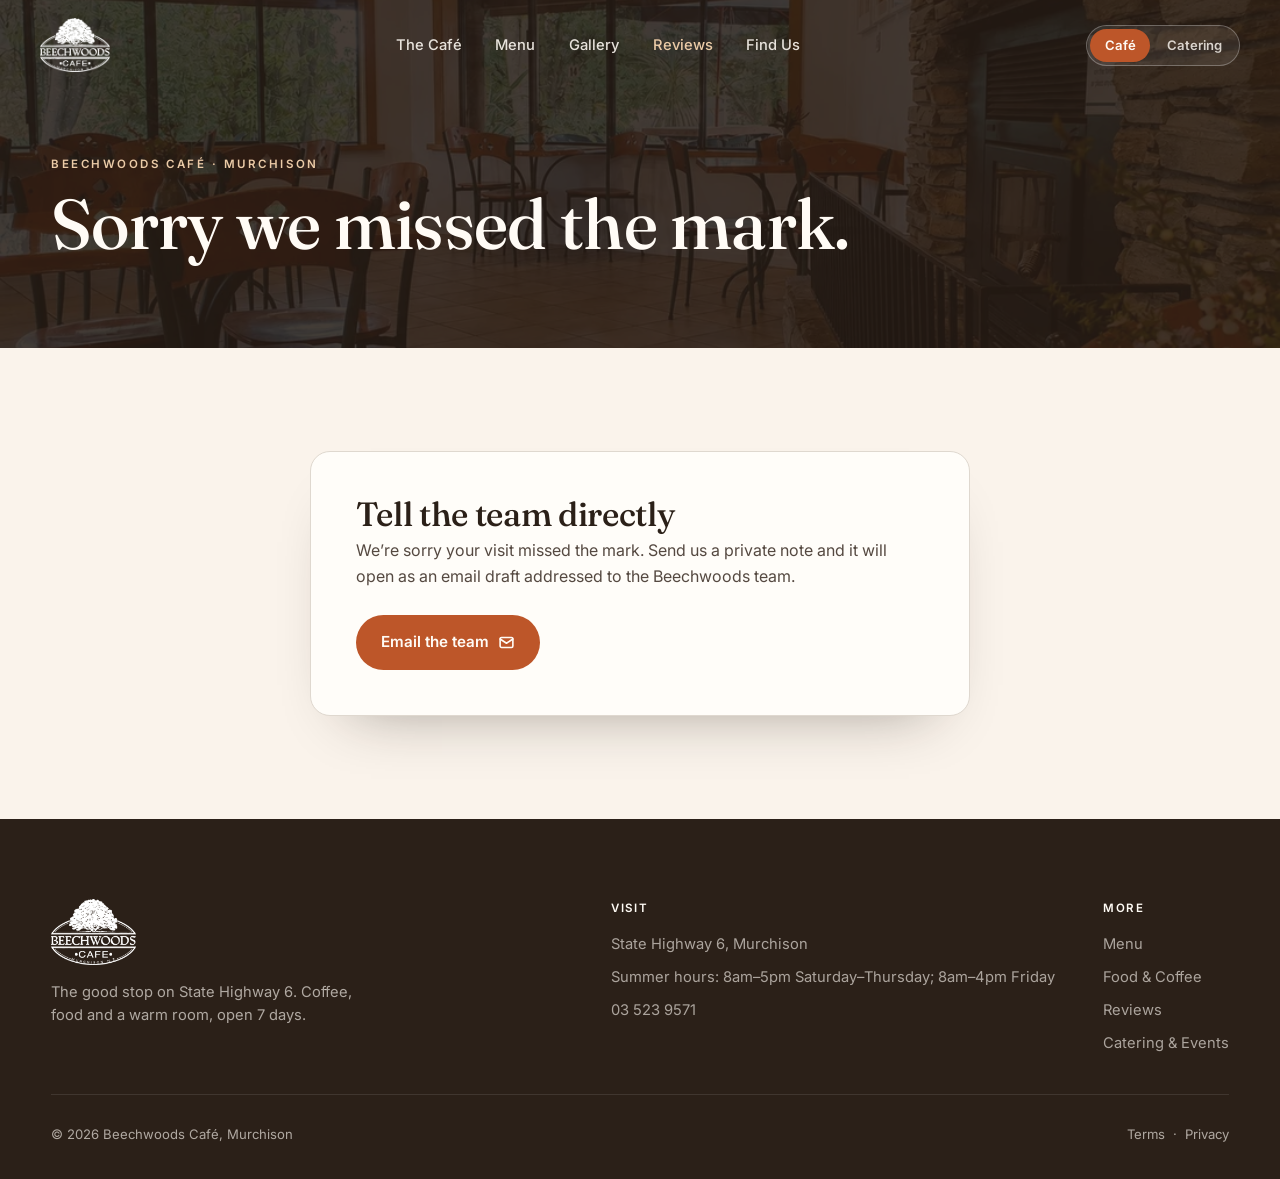
<file: private.html>
<!DOCTYPE html>
<html lang="en-NZ">
<head>
<meta charset="UTF-8" />
<meta name="viewport" content="width=device-width, initial-scale=1.0" />
<title>Private feedback | Beechwoods Café, Murchison</title>
<meta name="description" content="Tell us how your visit to Beechwoods Café went. Great visits go straight to Google, and anything we can do better comes directly to the team." />
<meta name="theme-color" content="#2a211a" />
<meta name="robots" content="noindex" />
<link rel="icon" href="/favicon.ico" sizes="any">
<link rel="icon" type="image/png" sizes="96x96" href="/favicon-96.png">
<link rel="apple-touch-icon" href="/apple-touch-icon.png">
<link rel="preconnect" href="https://fonts.googleapis.com" />
<link rel="preconnect" href="https://fonts.gstatic.com" crossorigin />
<link href="https://fonts.googleapis.com/css2?family=Fraunces:opsz,wght@9..144,400;9..144,500;9..144,600;9..144,700&family=Inter:wght@400;450;500;600;700&display=swap" rel="stylesheet" />
<style>
  :root{
    --bg:oklch(0.968 0.013 74);--bg-sink:oklch(0.945 0.016 72);--surface:oklch(0.995 0.006 74);
    --ink:oklch(0.255 0.022 58);--ink-soft:oklch(0.415 0.021 56);--muted:oklch(0.55 0.018 58);
    --line:oklch(0.885 0.014 72);--line-soft:oklch(0.92 0.012 72);
    --accent:oklch(0.575 0.145 42);--accent-deep:oklch(0.5 0.14 40);--leaf:oklch(0.52 0.08 145);--night:oklch(0.24 0.02 58);
    --star:oklch(0.78 0.14 78);
    --r:20px;--r-sm:13px;--ease:cubic-bezier(.22,.61,.36,1);
    --sans:'Inter',system-ui,-apple-system,sans-serif;--serif:'Fraunces',Georgia,serif;--edge:min(1240px,92vw);
  }
  *{box-sizing:border-box;margin:0;padding:0}
  html{scroll-behavior:smooth;-webkit-text-size-adjust:100%}
  body{font-family:var(--sans);background:var(--bg);color:var(--ink);line-height:1.6;-webkit-font-smoothing:antialiased;overflow-x:hidden}
  img{display:block;max-width:100%}
  a{color:inherit;text-decoration:none}
  h1,h2,h3{font-family:var(--serif);font-weight:500;line-height:1.04;letter-spacing:-.01em;font-optical-sizing:auto}
  ::selection{background:oklch(0.575 0.145 42 / .22)}
  .edge{width:var(--edge);margin-inline:auto}
  .eyebrow{font-family:var(--sans);font-weight:600;font-size:.72rem;letter-spacing:.22em;text-transform:uppercase;color:var(--accent)}
  .btn{display:inline-flex;align-items:center;gap:.6rem;font-family:var(--sans);font-weight:600;font-size:.95rem;padding:.92rem 1.5rem;border-radius:100px;border:1px solid transparent;cursor:pointer;transition:transform .3s var(--ease),background .3s,color .3s,border-color .3s}
  .btn svg{width:17px;height:17px}
  .btn:hover{transform:translateY(-2px)}
  .btn-solid{background:var(--accent);color:oklch(0.99 0.01 74)}
  .btn-solid:hover{background:var(--accent-deep)}

  .nav{position:fixed;inset:0 0 auto;z-index:60;display:flex;align-items:center;justify-content:space-between;padding:1.15rem clamp(18px,4vw,40px);transition:background .4s var(--ease),padding .4s var(--ease),box-shadow .4s,border-color .4s;border-bottom:1px solid transparent}
  .nav.scrolled{background:oklch(0.968 0.013 74 / .86);backdrop-filter:blur(14px);padding:.7rem clamp(18px,4vw,40px);border-color:var(--line-soft)}
  .wordmark{display:flex;align-items:center;color:oklch(0.99 0.01 74)}
  .brand-logo{height:54px;width:auto;display:block;filter:brightness(0) invert(1);transition:filter .4s var(--ease),height .4s var(--ease)}
  .nav.scrolled .brand-logo{filter:none;height:46px}
  .nav-mid{display:flex;gap:2.1rem}
  .nav-mid a{font-weight:500;font-size:.92rem;color:oklch(0.99 0.01 74 / .88);transition:color .3s}
  .nav.scrolled .nav-mid a{color:var(--ink-soft)}
  .nav-mid a:hover,.nav-mid a.on{color:oklch(0.86 0.06 70)}
  .nav.scrolled .nav-mid a:hover,.nav.scrolled .nav-mid a.on{color:var(--accent)}
  .nav-end{display:flex;align-items:center;gap:1rem}
  .switch{display:inline-flex;align-items:center;gap:2px;padding:3px;border-radius:100px;border:1px solid oklch(1 0 0 / .28);background:oklch(1 0 0 / .08);transition:border-color .4s,background .4s}
  .nav.scrolled .switch{border-color:var(--line);background:var(--surface)}
  .switch a{font-family:var(--sans);font-weight:600;font-size:.82rem;padding:.4rem .9rem;border-radius:100px;color:oklch(0.99 0.01 74 / .8);transition:color .25s,background .25s}
  .nav.scrolled .switch a{color:var(--ink-soft)}
  .switch a.on{background:var(--accent);color:oklch(0.99 0.01 74)}
  .burger{display:none;background:none;border:0;cursor:pointer;flex-direction:column;gap:5px;padding:6px}
  .burger span{width:24px;height:2px;border-radius:2px;background:oklch(0.99 0.01 74);transition:.3s}
  .nav.scrolled .burger span{background:var(--ink)}
  .nav-sheet{position:fixed;inset:0 0 0 auto;width:80%;max-width:320px;background:var(--ink);z-index:80;transform:translateX(100%);transition:transform .4s var(--ease);display:none;flex-direction:column;justify-content:center;gap:1.6rem;padding:2.5rem;box-shadow:-30px 0 60px -30px oklch(0.2 0.02 58 / .7)}
  .nav-sheet a{color:oklch(0.99 0.01 74);font-family:var(--serif);font-size:1.4rem}

  .mhero{position:relative;background:var(--night);color:var(--bg);padding:150px 0 clamp(46px,7vw,74px);overflow:hidden}
  .mhero::before{content:"";position:absolute;inset:0;background:url('img/interior.webp') center/cover;opacity:.14}
  .mhero .edge{position:relative}
  .mhero h1{color:oklch(0.99 0.01 74);font-size:clamp(2.6rem,6vw,4.4rem);margin:.7rem 0 .9rem}
  .mhero p{color:oklch(0.99 0.01 74 / .84);max-width:56ch;font-size:1.08rem}

  .rate-wrap{padding-block:clamp(56px,8vw,104px)}
  .rate-card{max-width:660px;margin-inline:auto;background:var(--surface);border:1px solid var(--line);border-radius:var(--r);padding:clamp(1.8rem,4vw,2.8rem);box-shadow:0 30px 60px -40px oklch(0.2 0.02 58 / .45)}
  .rate-card h2{font-size:clamp(1.6rem,3vw,2.1rem);margin-bottom:.4rem}
  .rate-card .lead{color:var(--ink-soft);margin-bottom:1.6rem}
  .stars{display:flex;gap:.45rem;margin-bottom:.6rem}
  .stars button{background:none;border:0;cursor:pointer;padding:.15rem;line-height:0;transition:transform .2s var(--ease)}
  .stars button:hover{transform:translateY(-3px) scale(1.06)}
  .stars svg{width:46px;height:46px;fill:none;stroke:var(--muted);stroke-width:1.6;transition:fill .2s,stroke .2s}
  .stars button.lit svg{fill:var(--star);stroke:var(--star)}
  .stars-hint{font-size:.88rem;color:var(--muted);margin-bottom:.2rem}
  .panel{display:none;margin-top:1.7rem;padding-top:1.7rem;border-top:1px solid var(--line)}
  .panel.show{display:block}
  .panel h3{font-size:1.35rem;margin-bottom:.5rem}
  .panel p{color:var(--ink-soft);margin-bottom:1.2rem}
  .field{margin-bottom:1.05rem}
  .field label{display:block;font-weight:600;font-size:.88rem;margin-bottom:.35rem}
  .field input,.field textarea{width:100%;font-family:var(--sans);font-size:.98rem;color:var(--ink);background:var(--bg);border:1px solid var(--line);border-radius:var(--r-sm);padding:.8rem .95rem;transition:border-color .25s}
  .field input:focus,.field textarea:focus{outline:none;border-color:var(--accent)}
  .field textarea{min-height:130px;resize:vertical}
  .sent{display:none;text-align:center;padding:2.5rem 0}
  .sent.show{display:block}
  .sent .tick{width:60px;height:60px;border-radius:50%;background:oklch(0.52 0.08 145 / .14);display:grid;place-items:center;margin:0 auto 1.1rem}
  .sent .tick svg{width:28px;height:28px;stroke:var(--leaf);stroke-width:2.4;fill:none;stroke-linecap:round;stroke-linejoin:round}
  .sent h3{font-size:1.5rem;margin-bottom:.4rem}
  .sent p{color:var(--ink-soft)}

  .foot{background:var(--ink);color:oklch(0.99 0.01 74 / .62);padding:clamp(56px,7vw,80px) 0 34px}
  .foot .top{display:flex;justify-content:space-between;gap:2.5rem;flex-wrap:wrap;padding-bottom:2.4rem;border-bottom:1px solid oklch(1 0 0 / .1)}
  .foot-logo{height:66px;width:auto;margin-bottom:.6rem}
  .foot p{max-width:34ch;font-size:.92rem;margin-top:1rem}
  .foot nav{display:flex;gap:3rem;flex-wrap:wrap}
  .foot h5{color:oklch(0.99 0.01 74);font-weight:600;font-size:.72rem;letter-spacing:.16em;text-transform:uppercase;margin-bottom:1rem}
  .foot ul{list-style:none;display:grid;gap:.6rem}
  .foot ul a,.foot li{font-size:.92rem;color:oklch(0.99 0.01 74 / .6)}
  .foot ul a:hover{color:oklch(0.82 0.08 70)}
  .foot .base{display:flex;justify-content:space-between;flex-wrap:wrap;gap:1rem;padding-top:1.8rem;font-size:.82rem}
  .foot .base a:hover{color:oklch(0.82 0.08 70)}

  @media(max-width:720px){
    .nav-mid{display:none}
    .switch a{padding:.34rem .72rem;font-size:.78rem}
    .burger{display:flex}
    .nav-sheet.open{transform:none;display:flex}
    .stars svg{width:40px;height:40px}
  }
  @media(min-width:721px){.nav-sheet{display:none}}
</style>
</head>
<body>

<nav class="nav" id="nav">
  <a href="index.html" class="wordmark"><img class="brand-logo" src="img/cafe-logo.webp" alt="Beechwoods Café, Murchison NZ"></a>
  <div class="nav-mid">
    <a href="index.html#welcome">The Café</a>
    <a href="menu.html">Menu</a>
    <a href="index.html#gallery">Gallery</a>
    <a href="index.html#voices" class="on">Reviews</a>
    <a href="index.html#visit">Find Us</a>
  </div>
  <div class="nav-end">
    <div class="switch"><a class="on" href="/index.html" aria-current="page">Café</a><a href="/catering/">Catering</a></div>
    <button class="burger" id="burger" aria-label="Menu"><span></span><span></span><span></span></button>
  </div>
</nav>
<div class="nav-sheet" id="sheet">
  <a href="index.html#welcome">The Café</a>
  <a href="menu.html">Menu</a>
  <a href="index.html#gallery">Gallery</a>
  <a href="index.html#voices">Reviews</a>
  <a href="/catering/">Catering</a>
  <a href="index.html#visit">Find Us</a>
</div>

<header class="mhero">
  <div class="edge">
    <span class="eyebrow" style="color:oklch(0.86 0.06 70)">Beechwoods Café · Murchison</span>
    <h1>Sorry we missed the mark.</h1>
  </div>
</header>

<section class="rate-wrap">
  <div class="edge">
    <div class="rate-card">
      <div id="formStep">
        <h2>Tell the team directly</h2>
        <p class="lead">We’re sorry your visit missed the mark. Send us a private note and it will open as an email draft addressed to the Beechwoods team.</p>
        <a id="privateEmail" class="btn btn-solid" href="https://mail.google.com/mail/?view=cm&amp;fs=1&amp;to=info%40beechwoodscafe.co.nz&amp;su=Private%20feedback%20for%20Beechwoods%20Cafe" target="_blank" rel="noopener">
          Email the team
          <svg viewBox="0 0 24 24" fill="none" stroke="currentColor" stroke-width="2.3" stroke-linecap="round" stroke-linejoin="round"><rect x="3" y="5" width="18" height="14" rx="2"/><path d="m3 7 9 6 9-6"/></svg>
        </a>
      </div>

      <div class="sent" id="sentPanel">
        <div class="tick"><svg viewBox="0 0 24 24"><path d="M4 12.5 10 18.5 20 6.5"/></svg></div>
        <h3>Thanks, we've got it.</h3>
        <p>Your message has gone straight to the team at Beechwoods. If you left an email address, we'll be in touch.</p>
      </div>
    </div>
  </div>
</section>

<footer class="foot">
  <div class="edge">
    <div class="top">
      <div>
        <img class="brand-logo foot-logo" src="img/cafe-logo.webp" alt="Beechwoods Café, Murchison NZ">
        <p>The good stop on State Highway 6. Coffee, food and a warm room, open 7 days.</p>
      </div>
      <nav>
        <div>
          <h5>Visit</h5>
          <ul>
            <li>State Highway 6, Murchison</li>
            <li>Summer hours: 8am&ndash;5pm Saturday&ndash;Thursday; 8am&ndash;4pm Friday</li>
            <li><a href="tel:+6435239571">03 523 9571</a></li>
          </ul>
        </div>
        <div>
          <h5>More</h5>
          <ul>
            <li><a href="menu.html">Menu</a></li>
            <li><a href="index.html#food">Food &amp; Coffee</a></li>
            <li><a href="index.html#voices">Reviews</a></li>
            <li><a href="/catering/">Catering &amp; Events</a></li>
          </ul>
        </div>
      </nav>
    </div>
    <div class="base">
      <span>© <span id="yr"></span> Beechwoods Café, Murchison</span>
      <span><a href="terms.html">Terms</a> &nbsp;·&nbsp; <a href="privacy.html">Privacy</a></span>
    </div>
  </div>
</footer>

<script>
(function(){
  var nav=document.getElementById('nav');
  var onScroll=function(){nav.classList.toggle('scrolled',scrollY>32)};
  onScroll();addEventListener('scroll',onScroll,{passive:true});
  var b=document.getElementById('burger'),sheet=document.getElementById('sheet');
  b.addEventListener('click',function(){sheet.classList.toggle('open')});
  sheet.querySelectorAll('a').forEach(function(a){a.addEventListener('click',function(){sheet.classList.remove('open')})});
  document.getElementById('yr').textContent=new Date().getFullYear();

  var params=new URLSearchParams(location.search);
  var r=Number(params.get('rating'));
  var email=document.getElementById('privateEmail');
  if(email){
    var subject='Private feedback for Beechwoods Cafe';
    if(r>=1&&r<=5) subject+=' (rating: '+r+'/5)';
    email.href='https://mail.google.com/mail/?view=cm&fs=1&to='+encodeURIComponent('info@beechwoodscafe.co.nz')+'&su='+encodeURIComponent(subject)+'&body='+encodeURIComponent('Hi Beechwoods team,\n\nI wanted to share some private feedback about my visit.\n\n');
  }
  if(params.get('sent')==='1'){
    document.getElementById('formStep').style.display='none';
    document.getElementById('sentPanel').classList.add('show');
  }
})();
</script>
</body>
</html>
</file>
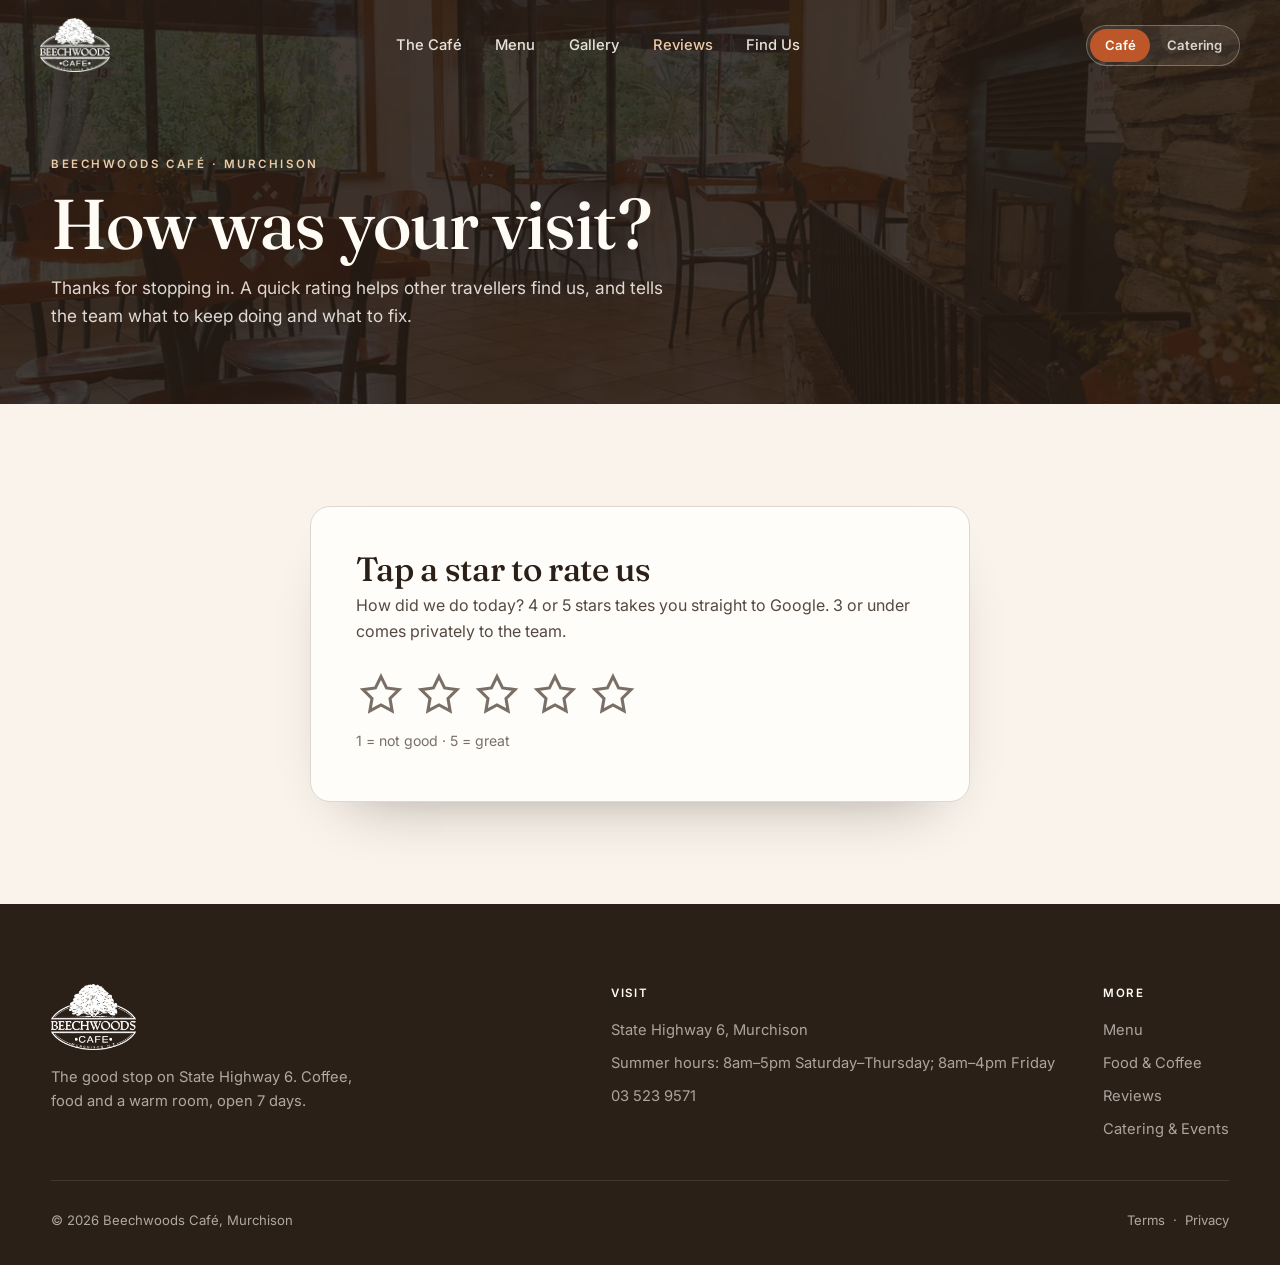
<file: review.html>
<!DOCTYPE html>
<html lang="en-NZ">
<head>
<meta charset="UTF-8" />
<meta name="viewport" content="width=device-width, initial-scale=1.0" />
<title>Leave a review | Beechwoods Café, Murchison</title>
<meta name="description" content="Tell us how your visit to Beechwoods Café went. Great visits go straight to Google, and anything we can do better comes directly to the team." />
<meta name="theme-color" content="#2a211a" />
<meta name="robots" content="noindex" />
<link rel="icon" href="/favicon.ico" sizes="any">
<link rel="icon" type="image/png" sizes="96x96" href="/favicon-96.png">
<link rel="apple-touch-icon" href="/apple-touch-icon.png">
<link rel="preconnect" href="https://fonts.googleapis.com" />
<link rel="preconnect" href="https://fonts.gstatic.com" crossorigin />
<link href="https://fonts.googleapis.com/css2?family=Fraunces:opsz,wght@9..144,400;9..144,500;9..144,600;9..144,700&family=Inter:wght@400;450;500;600;700&display=swap" rel="stylesheet" />
<style>
  :root{
    --bg:oklch(0.968 0.013 74);--bg-sink:oklch(0.945 0.016 72);--surface:oklch(0.995 0.006 74);
    --ink:oklch(0.255 0.022 58);--ink-soft:oklch(0.415 0.021 56);--muted:oklch(0.55 0.018 58);
    --line:oklch(0.885 0.014 72);--line-soft:oklch(0.92 0.012 72);
    --accent:oklch(0.575 0.145 42);--accent-deep:oklch(0.5 0.14 40);--leaf:oklch(0.52 0.08 145);--night:oklch(0.24 0.02 58);
    --star:oklch(0.78 0.14 78);
    --r:20px;--r-sm:13px;--ease:cubic-bezier(.22,.61,.36,1);
    --sans:'Inter',system-ui,-apple-system,sans-serif;--serif:'Fraunces',Georgia,serif;--edge:min(1240px,92vw);
  }
  *{box-sizing:border-box;margin:0;padding:0}
  html{scroll-behavior:smooth;-webkit-text-size-adjust:100%}
  body{font-family:var(--sans);background:var(--bg);color:var(--ink);line-height:1.6;-webkit-font-smoothing:antialiased;overflow-x:hidden}
  img{display:block;max-width:100%}
  a{color:inherit;text-decoration:none}
  h1,h2,h3{font-family:var(--serif);font-weight:500;line-height:1.04;letter-spacing:-.01em;font-optical-sizing:auto}
  ::selection{background:oklch(0.575 0.145 42 / .22)}
  .edge{width:var(--edge);margin-inline:auto}
  .eyebrow{font-family:var(--sans);font-weight:600;font-size:.72rem;letter-spacing:.22em;text-transform:uppercase;color:var(--accent)}
  .btn{display:inline-flex;align-items:center;gap:.6rem;font-family:var(--sans);font-weight:600;font-size:.95rem;padding:.92rem 1.5rem;border-radius:100px;border:1px solid transparent;cursor:pointer;transition:transform .3s var(--ease),background .3s,color .3s,border-color .3s}
  .btn svg{width:17px;height:17px}
  .btn:hover{transform:translateY(-2px)}
  .btn-solid{background:var(--accent);color:oklch(0.99 0.01 74)}
  .btn-solid:hover{background:var(--accent-deep)}

  .nav{position:fixed;inset:0 0 auto;z-index:60;display:flex;align-items:center;justify-content:space-between;padding:1.15rem clamp(18px,4vw,40px);transition:background .4s var(--ease),padding .4s var(--ease),box-shadow .4s,border-color .4s;border-bottom:1px solid transparent}
  .nav.scrolled{background:oklch(0.968 0.013 74 / .86);backdrop-filter:blur(14px);padding:.7rem clamp(18px,4vw,40px);border-color:var(--line-soft)}
  .wordmark{display:flex;align-items:center;color:oklch(0.99 0.01 74)}
  .brand-logo{height:54px;width:auto;display:block;filter:brightness(0) invert(1);transition:filter .4s var(--ease),height .4s var(--ease)}
  .nav.scrolled .brand-logo{filter:none;height:46px}
  .nav-mid{display:flex;gap:2.1rem}
  .nav-mid a{font-weight:500;font-size:.92rem;color:oklch(0.99 0.01 74 / .88);transition:color .3s}
  .nav.scrolled .nav-mid a{color:var(--ink-soft)}
  .nav-mid a:hover,.nav-mid a.on{color:oklch(0.86 0.06 70)}
  .nav.scrolled .nav-mid a:hover,.nav.scrolled .nav-mid a.on{color:var(--accent)}
  .nav-end{display:flex;align-items:center;gap:1rem}
  .switch{display:inline-flex;align-items:center;gap:2px;padding:3px;border-radius:100px;border:1px solid oklch(1 0 0 / .28);background:oklch(1 0 0 / .08);transition:border-color .4s,background .4s}
  .nav.scrolled .switch{border-color:var(--line);background:var(--surface)}
  .switch a{font-family:var(--sans);font-weight:600;font-size:.82rem;padding:.4rem .9rem;border-radius:100px;color:oklch(0.99 0.01 74 / .8);transition:color .25s,background .25s}
  .nav.scrolled .switch a{color:var(--ink-soft)}
  .switch a.on{background:var(--accent);color:oklch(0.99 0.01 74)}
  .burger{display:none;background:none;border:0;cursor:pointer;flex-direction:column;gap:5px;padding:6px}
  .burger span{width:24px;height:2px;border-radius:2px;background:oklch(0.99 0.01 74);transition:.3s}
  .nav.scrolled .burger span{background:var(--ink)}
  .nav-sheet{position:fixed;inset:0 0 0 auto;width:80%;max-width:320px;background:var(--ink);z-index:80;transform:translateX(100%);transition:transform .4s var(--ease);display:none;flex-direction:column;justify-content:center;gap:1.6rem;padding:2.5rem;box-shadow:-30px 0 60px -30px oklch(0.2 0.02 58 / .7)}
  .nav-sheet a{color:oklch(0.99 0.01 74);font-family:var(--serif);font-size:1.4rem}

  .mhero{position:relative;background:var(--night);color:var(--bg);padding:150px 0 clamp(46px,7vw,74px);overflow:hidden}
  .mhero::before{content:"";position:absolute;inset:0;background:url('img/interior.webp') center/cover;opacity:.14}
  .mhero .edge{position:relative}
  .mhero h1{color:oklch(0.99 0.01 74);font-size:clamp(2.6rem,6vw,4.4rem);margin:.7rem 0 .9rem}
  .mhero p{color:oklch(0.99 0.01 74 / .84);max-width:56ch;font-size:1.08rem}

  .rate-wrap{padding-block:clamp(56px,8vw,104px)}
  .rate-card{max-width:660px;margin-inline:auto;background:var(--surface);border:1px solid var(--line);border-radius:var(--r);padding:clamp(1.8rem,4vw,2.8rem);box-shadow:0 30px 60px -40px oklch(0.2 0.02 58 / .45)}
  .rate-card h2{font-size:clamp(1.6rem,3vw,2.1rem);margin-bottom:.4rem}
  .rate-card .lead{color:var(--ink-soft);margin-bottom:1.6rem}
  .stars{display:flex;gap:.45rem;margin-bottom:.6rem}
  .stars button{background:none;border:0;cursor:pointer;padding:.15rem;line-height:0;transition:transform .2s var(--ease)}
  .stars button:hover{transform:translateY(-3px) scale(1.06)}
  .stars svg{width:46px;height:46px;fill:none;stroke:var(--muted);stroke-width:1.6;transition:fill .2s,stroke .2s}
  .stars button.lit svg{fill:var(--star);stroke:var(--star)}
  .stars-hint{font-size:.88rem;color:var(--muted);margin-bottom:.2rem}
  .panel{display:none;margin-top:1.7rem;padding-top:1.7rem;border-top:1px solid var(--line)}
  .panel.show{display:block}
  .panel h3{font-size:1.35rem;margin-bottom:.5rem}
  .panel p{color:var(--ink-soft);margin-bottom:1.2rem}
  .field{margin-bottom:1.05rem}
  .field label{display:block;font-weight:600;font-size:.88rem;margin-bottom:.35rem}
  .field input,.field textarea{width:100%;font-family:var(--sans);font-size:.98rem;color:var(--ink);background:var(--bg);border:1px solid var(--line);border-radius:var(--r-sm);padding:.8rem .95rem;transition:border-color .25s}
  .field input:focus,.field textarea:focus{outline:none;border-color:var(--accent)}
  .field textarea{min-height:130px;resize:vertical}
  .sent{display:none;text-align:center;padding:2.5rem 0}
  .sent.show{display:block}
  .sent .tick{width:60px;height:60px;border-radius:50%;background:oklch(0.52 0.08 145 / .14);display:grid;place-items:center;margin:0 auto 1.1rem}
  .sent .tick svg{width:28px;height:28px;stroke:var(--leaf);stroke-width:2.4;fill:none;stroke-linecap:round;stroke-linejoin:round}
  .sent h3{font-size:1.5rem;margin-bottom:.4rem}
  .sent p{color:var(--ink-soft)}

  .foot{background:var(--ink);color:oklch(0.99 0.01 74 / .62);padding:clamp(56px,7vw,80px) 0 34px}
  .foot .top{display:flex;justify-content:space-between;gap:2.5rem;flex-wrap:wrap;padding-bottom:2.4rem;border-bottom:1px solid oklch(1 0 0 / .1)}
  .foot-logo{height:66px;width:auto;margin-bottom:.6rem}
  .foot p{max-width:34ch;font-size:.92rem;margin-top:1rem}
  .foot nav{display:flex;gap:3rem;flex-wrap:wrap}
  .foot h5{color:oklch(0.99 0.01 74);font-weight:600;font-size:.72rem;letter-spacing:.16em;text-transform:uppercase;margin-bottom:1rem}
  .foot ul{list-style:none;display:grid;gap:.6rem}
  .foot ul a,.foot li{font-size:.92rem;color:oklch(0.99 0.01 74 / .6)}
  .foot ul a:hover{color:oklch(0.82 0.08 70)}
  .foot .base{display:flex;justify-content:space-between;flex-wrap:wrap;gap:1rem;padding-top:1.8rem;font-size:.82rem}
  .foot .base a:hover{color:oklch(0.82 0.08 70)}

  @media(max-width:720px){
    .nav-mid{display:none}
    .switch a{padding:.34rem .72rem;font-size:.78rem}
    .burger{display:flex}
    .nav-sheet.open{transform:none;display:flex}
    .stars svg{width:40px;height:40px}
  }
  @media(min-width:721px){.nav-sheet{display:none}}
</style>
</head>
<body>

<nav class="nav" id="nav">
  <a href="index.html" class="wordmark"><img class="brand-logo" src="img/cafe-logo.webp" alt="Beechwoods Café, Murchison NZ"></a>
  <div class="nav-mid">
    <a href="index.html#welcome">The Café</a>
    <a href="menu.html">Menu</a>
    <a href="index.html#gallery">Gallery</a>
    <a href="index.html#voices" class="on">Reviews</a>
    <a href="index.html#visit">Find Us</a>
  </div>
  <div class="nav-end">
    <div class="switch"><a class="on" href="/index.html" aria-current="page">Café</a><a href="/catering/">Catering</a></div>
    <button class="burger" id="burger" aria-label="Menu"><span></span><span></span><span></span></button>
  </div>
</nav>
<div class="nav-sheet" id="sheet">
  <a href="index.html#welcome">The Café</a>
  <a href="menu.html">Menu</a>
  <a href="index.html#gallery">Gallery</a>
  <a href="index.html#voices">Reviews</a>
  <a href="/catering/">Catering</a>
  <a href="index.html#visit">Find Us</a>
</div>

<header class="mhero">
  <div class="edge">
    <span class="eyebrow" style="color:oklch(0.86 0.06 70)">Beechwoods Café · Murchison</span>
    <h1>How was your visit?</h1>
    <p>Thanks for stopping in. A quick rating helps other travellers find us, and tells the team what to keep doing and what to fix.</p>
  </div>
</header>

<section class="rate-wrap">
  <div class="edge">
    <div class="rate-card">
      <div id="rateStep">
        <h2>Tap a star to rate us</h2>
        <p class="lead">How did we do today? 4 or 5 stars takes you straight to Google. 3 or under comes privately to the team.</p>
        <div class="stars" id="stars" role="radiogroup" aria-label="Rate your visit out of five stars"></div>
        <p class="stars-hint" id="starsHint">1 = not good &middot; 5 = great</p>
      </div>
    </div>
  </div>
</section>

<footer class="foot">
  <div class="edge">
    <div class="top">
      <div>
        <img class="brand-logo foot-logo" src="img/cafe-logo.webp" alt="Beechwoods Café, Murchison NZ">
        <p>The good stop on State Highway 6. Coffee, food and a warm room, open 7 days.</p>
      </div>
      <nav>
        <div>
          <h5>Visit</h5>
          <ul>
            <li>State Highway 6, Murchison</li>
            <li>Summer hours: 8am&ndash;5pm Saturday&ndash;Thursday; 8am&ndash;4pm Friday</li>
            <li><a href="tel:+6435239571">03 523 9571</a></li>
          </ul>
        </div>
        <div>
          <h5>More</h5>
          <ul>
            <li><a href="menu.html">Menu</a></li>
            <li><a href="index.html#food">Food &amp; Coffee</a></li>
            <li><a href="index.html#voices">Reviews</a></li>
            <li><a href="/catering/">Catering &amp; Events</a></li>
          </ul>
        </div>
      </nav>
    </div>
    <div class="base">
      <span>© <span id="yr"></span> Beechwoods Café, Murchison</span>
      <span><a href="terms.html">Terms</a> &nbsp;·&nbsp; <a href="privacy.html">Privacy</a></span>
    </div>
  </div>
</footer>

<script>
(function(){
  var nav=document.getElementById('nav');
  var onScroll=function(){nav.classList.toggle('scrolled',scrollY>32)};
  onScroll();addEventListener('scroll',onScroll,{passive:true});
  var b=document.getElementById('burger'),sheet=document.getElementById('sheet');
  b.addEventListener('click',function(){sheet.classList.toggle('open')});
  sheet.querySelectorAll('a').forEach(function(a){a.addEventListener('click',function(){sheet.classList.remove('open')})});
  document.getElementById('yr').textContent=new Date().getFullYear();

  var starsBox=document.getElementById('stars');
  var GOOGLE_REVIEW='https://www.google.com/search?sca_esv=36d223fbc6083f0e&rlz=1C5CHFA_enNZ1045NZ1045&sxsrf=APpeQns-wFOf-VNiVwkad_Iqh34tmluL3A:1786325102257&q=beechwoods+cafe&si=APenkKn5T4YN59srr511wD6k6Pufj9DEzRUvB1XJSwUeeT5afsYuRJnL5vK45zRZOacq8XRT_2gcCk2jHLe9CfbXIQXpTZH1JXVXVIan_M_zAWUwiJUZ32ElChi24qRitlMp1ZAhoieZ&sa=X&ved=2ahUKEwiWlbHJ85SWAxWVSmwGHVqaJwYQrrQLegQIIhAA&biw=1920&bih=1037&dpr=1.5#lrd=0x6d3ad19563cff3ff:0x973f770a15be83fa,3,,,,';
  var starPath='M12 2.4l2.9 5.9 6.5.9-4.7 4.6 1.1 6.5L12 17.2l-5.8 3.1 1.1-6.5L2.6 9.2l6.5-.9z';
  var btns=[],chosen=0;
  function paint(n){btns.forEach(function(bt,i){bt.classList.toggle('lit',i<n)})}
  function pick(n){
    chosen=n;paint(n);
    if(n>=4){location.href=GOOGLE_REVIEW}
    else{location.href='private.html?rating='+n}
  }
  for(var i=1;i<=5;i++){
    (function(n){
      var bt=document.createElement('button');
      bt.type='button';
      bt.setAttribute('aria-label',n+' star'+(n>1?'s':''));
      bt.innerHTML='<svg viewBox="0 0 24 24"><path d="'+starPath+'"/></svg>';
      bt.addEventListener('mouseenter',function(){paint(n)});
      bt.addEventListener('mouseleave',function(){paint(chosen)});
      bt.addEventListener('click',function(){pick(n)});
      starsBox.appendChild(bt);btns.push(bt);
    })(i);
  }
})();
</script>
</body>
</html>
</file>
